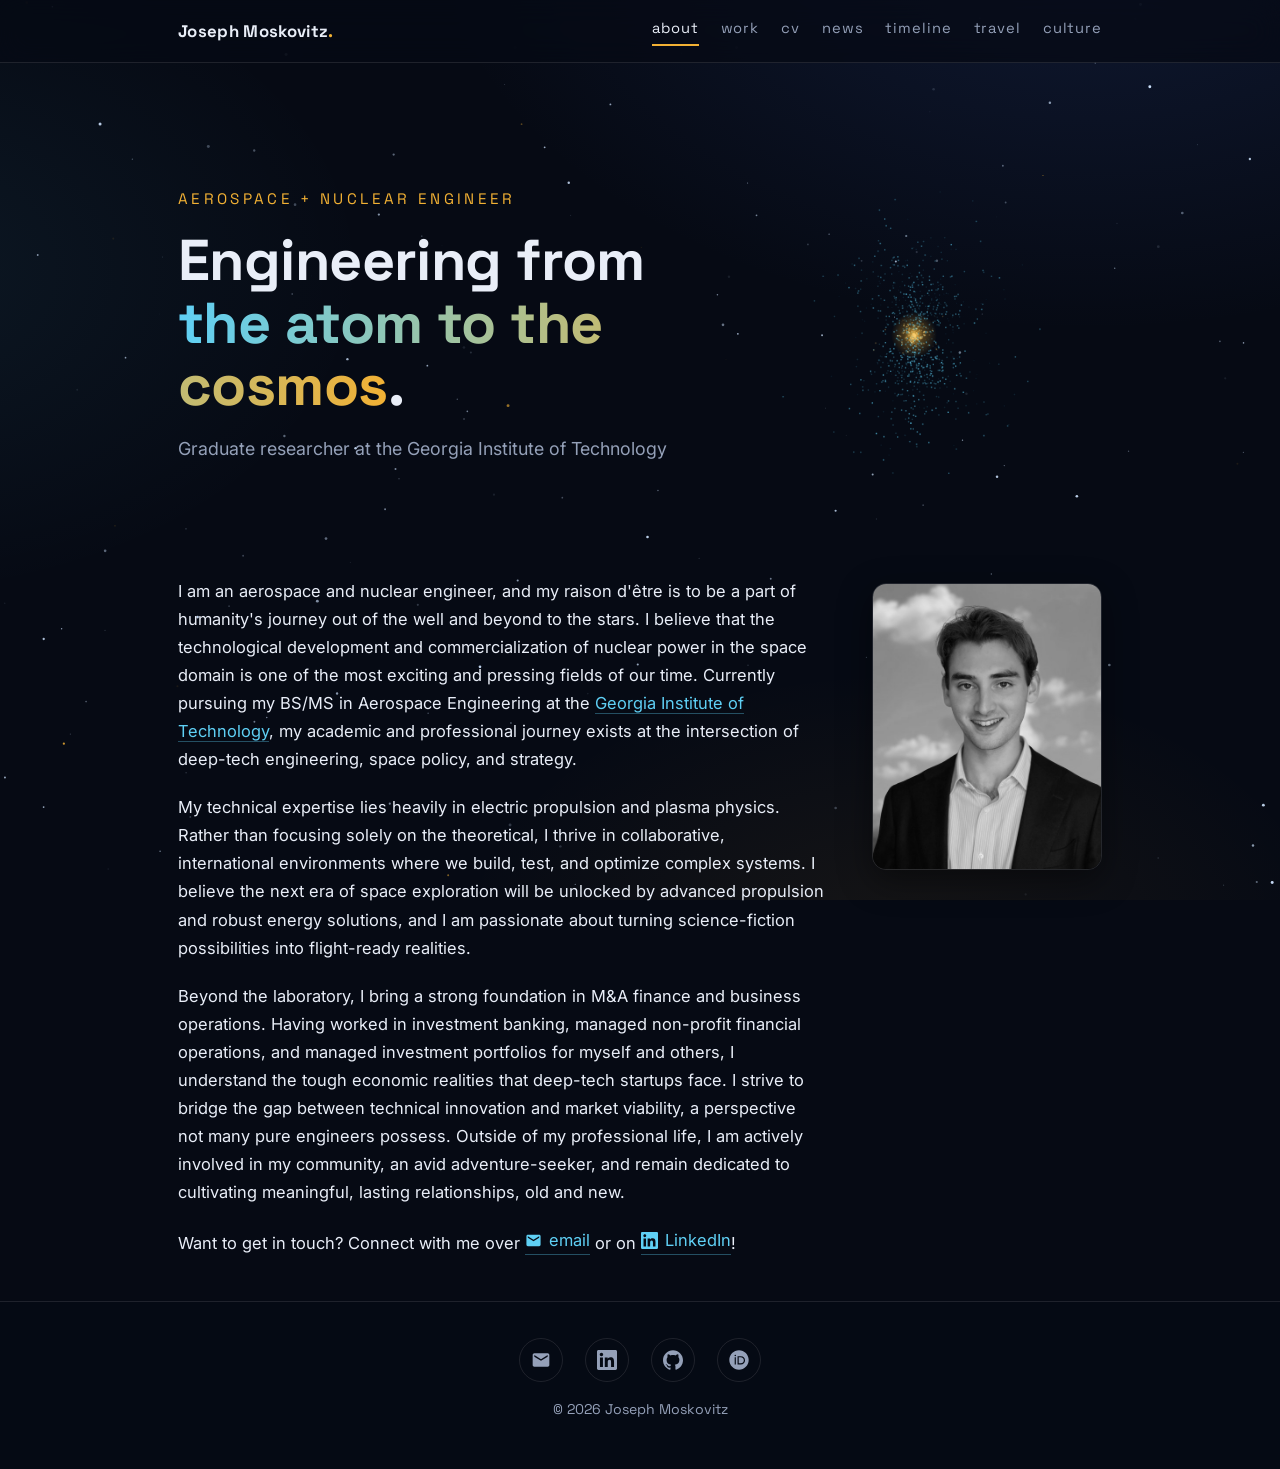
<file: index.html>
<!DOCTYPE html>
<html lang="en">

<head>
  <meta charset="UTF-8">
  <meta name="viewport" content="width=device-width, initial-scale=1.0">
  <link rel="icon"
    href="data:image/svg+xml,%3Csvg xmlns='http://www.w3.org/2000/svg' viewBox='0 0 64 64'%3E%3Ccircle cx='32' cy='32' r='10' fill='%23f2b134'/%3E%3Cellipse cx='32' cy='32' rx='26' ry='11' fill='none' stroke='%235fd0f5' stroke-width='3' transform='rotate(30 32 32)'/%3E%3Cellipse cx='32' cy='32' rx='26' ry='11' fill='none' stroke='%235fd0f5' stroke-width='3' opacity='0.7' transform='rotate(-30 32 32)'/%3E%3C/svg%3E">
  <title>Joseph Moskovitz — Aerospace + Nuclear Engineering</title>
  <meta name="description"
    content="Joseph Moskovitz is an aerospace and nuclear engineer at the Georgia Institute of Technology working at the crossroads of space and nuclear technology.">
  <link rel="preconnect" href="https://fonts.googleapis.com">
  <link rel="preconnect" href="https://fonts.gstatic.com" crossorigin>
  <link
    href="https://fonts.googleapis.com/css2?family=Space+Grotesk:wght@400;500;700&family=Inter:wght@400;500;600&display=swap"
    rel="stylesheet">
  <link rel="stylesheet" href="assets/style.css">
  <script>
    (function () {
      if (location.hostname === "localhost" || location.hostname === "127.0.0.1" || location.protocol === "file:") {
        function fix(h) {
          if (!h) return h;
          if (h === "/") return location.protocol === "file:" ? "index.html" : "/index.html";
          if (h.startsWith("/") && !h.includes(".") && !h.startsWith("//")) {
            return location.protocol === "file:" ? h.slice(1) + ".html" : h + ".html";
          }
          return h;
        }
        document.addEventListener("DOMContentLoaded", function () {
          document.querySelectorAll(".site-nav a").forEach(function (a) {
            var h = a.getAttribute("href");
            var f = fix(h);
            if (f !== h) a.setAttribute("href", f);
          });
        });
        window.addEventListener("click", function (e) {
          var a = e.target.closest("a");
          if (!a) return;
          var h = a.getAttribute("href");
          var f = fix(h);
          if (f !== h) {
            e.preventDefault();
            location.href = f;
          }
        }, true);
      }
    })();
  </script>
</head>

<body>
  <canvas id="stars"></canvas>

  <nav class="site-nav">
    <div class="nav-inner">
      <a class="brand" href="/">Joseph Moskovitz<span class="dot">.</span></a>
      <div class="links">
        <a href="/" class="active">about</a>
        <a href="/work">work</a>
        <a href="/cv">cv</a>
        <a href="/news">news</a>
        <a href="/timeline">timeline</a>
        <a href="/travel">travel</a>
        <a href="/culture">culture</a>
      </div>
    </div>
  </nav>

  <main class="container">
    <section class="hero">
      <div>
        <div class="tagline">Aerospace + Nuclear Engineer</div>
        <h1>Engineering from <span class="grad">the atom to the cosmos</span>.</h1>
        <p class="sub">Graduate researcher at the Georgia Institute of Technology <br></p>
      </div>
      <div class="cloud-wrap">
        <!-- electron probability cloud (1s core + 2p orbital), precesses and rotates on scroll — see assets/site.js -->
        <canvas id="cloud" aria-hidden="true"></canvas>
      </div>
    </section>

    <section class="about-grid reveal">
      <div class="prose">
        <p>I am an aerospace and nuclear engineer, and my raison d'être is to be a part of humanity's journey out of the
          well and beyond to the stars. I believe that the technological development and commercialization of nuclear
          power in the space domain is one of the most exciting and pressing fields of our time. Currently pursuing my
          BS/MS in Aerospace Engineering at the <a href="https://www.gatech.edu/" target="_blank" rel="noopener">Georgia
            Institute of Technology</a>, my academic and professional journey exists at the intersection of deep-tech
          engineering, space policy, and strategy.</p>

        <p>My technical expertise lies heavily in electric propulsion and plasma physics. Rather than focusing solely on
          the theoretical, I thrive in collaborative, international environments where we build, test, and optimize
          complex systems. I believe the next era of space exploration will be unlocked by advanced propulsion and
          robust energy solutions, and I am passionate about turning science-fiction possibilities into flight-ready
          realities.</p>

        <p>Beyond the laboratory, I bring a strong foundation in M&amp;A finance and business operations. Having worked
          in investment banking, managed non-profit financial operations, and managed investment portfolios for myself
          and others, I understand the tough economic realities that deep-tech startups face. I strive to bridge the gap
          between technical innovation and market viability, a perspective not many pure engineers possess. Outside of
          my professional life, I am actively involved in my community, an avid adventure-seeker, and remain dedicated
          to cultivating meaningful, lasting relationships, old and new.</p>

        <p>Want to get in touch? Connect with me over
          <a class="icon-link" href="mailto:jam.gatech.ae@gmail.com" target="_blank" rel="noopener"><svg
              viewBox="0 0 24 24" aria-hidden="true">
              <path
                d="M20 4H4c-1.1 0-1.99.9-1.99 2L2 18c0 1.1.9 2 2 2h16c1.1 0 2-.9 2-2V6c0-1.1-.9-2-2-2zm0 4-8 5-8-5V6l8 5 8-5v2z" />
            </svg>email</a>
          or on
          <a class="icon-link" href="https://www.linkedin.com/in/josephmoskovitz" target="_blank" rel="noopener"><svg
              viewBox="0 0 24 24" aria-hidden="true">
              <path
                d="M20.447 20.452h-3.554v-5.569c0-1.328-.027-3.037-1.852-3.037-1.853 0-2.136 1.445-2.136 2.939v5.667H9.351V9h3.414v1.561h.046c.477-.9 1.637-1.85 3.37-1.85 3.601 0 4.267 2.37 4.267 5.455v6.286zM5.337 7.433c-1.144 0-2.063-.926-2.063-2.065 0-1.138.92-2.063 2.063-2.063 1.14 0 2.064.925 2.064 2.063 0 1.139-.925 2.065-2.064 2.065zm1.782 13.019H3.555V9h3.564v11.452zM22.225 0H1.771C.792 0 0 .774 0 1.729v20.542C0 23.227.792 24 1.771 24h20.451C23.2 24 24 23.227 24 22.271V1.729C24 .774 23.2 0 22.225 0z" />
            </svg>LinkedIn</a>!
          <!-- or find my publications via
          <a class="icon-link" href="https://orcid.org/0009-0005-2993-5576" target="_blank" rel="noopener"><svg viewBox="0 0 512 512" aria-hidden="true"><path d="M294.75 188.19h-45.92V342h47.47c67.62 0 83.12-51.34 83.12-76.91 0-41.64-26.54-76.9-84.67-76.9zM256 8C119 8 8 119 8 256s111 248 248 248 248-111 248-248S393 8 256 8zM175.23 368.83h-29.34V187.42h29.34zM160.56 162.52a19.57 19.57 0 1 1 19.57-19.57 19.56 19.56 0 0 1-19.57 19.57zM300 369h-81V162.5h80.6c76.73 0 110.44 54.83 110.44 103.26C410 318.39 368.38 369 300 369z"/></svg>ORCID</a>! -->
        </p>
      </div>
      <aside>
        <figure class="portrait-wrap">
          <img class="portrait" src="assets/photo.jpg" alt="Joseph Moskovitz"
            onerror="this.parentElement.style.display='none'">
        </figure>
      </aside>
    </section>
  </main>

  <footer>
    <div class="container">
      <div class="social">
        <a href="mailto:jam.gatech.ae@gmail.com" target="_blank" rel="noopener" aria-label="Email" title="Email"><svg
            viewBox="0 0 24 24">
            <path
              d="M20 4H4c-1.1 0-1.99.9-1.99 2L2 18c0 1.1.9 2 2 2h16c1.1 0 2-.9 2-2V6c0-1.1-.9-2-2-2zm0 4-8 5-8-5V6l8 5 8-5v2z" />
          </svg></a>
        <a href="https://www.linkedin.com/in/josephmoskovitz" target="_blank" rel="noopener" aria-label="LinkedIn"
          title="LinkedIn"><svg viewBox="0 0 24 24">
            <path
              d="M20.447 20.452h-3.554v-5.569c0-1.328-.027-3.037-1.852-3.037-1.853 0-2.136 1.445-2.136 2.939v5.667H9.351V9h3.414v1.561h.046c.477-.9 1.637-1.85 3.37-1.85 3.601 0 4.267 2.37 4.267 5.455v6.286zM5.337 7.433c-1.144 0-2.063-.926-2.063-2.065 0-1.138.92-2.063 2.063-2.063 1.14 0 2.064.925 2.064 2.063 0 1.139-.925 2.065-2.064 2.065zm1.782 13.019H3.555V9h3.564v11.452zM22.225 0H1.771C.792 0 0 .774 0 1.729v20.542C0 23.227.792 24 1.771 24h20.451C23.2 24 24 23.227 24 22.271V1.729C24 .774 23.2 0 22.225 0z" />
          </svg></a>
        <a href="https://github.com/jamgatechANRE" target="_blank" rel="noopener" aria-label="GitHub"
          title="GitHub"><svg viewBox="0 0 24 24">
            <path
              d="M12 .297c-6.63 0-12 5.373-12 12 0 5.303 3.438 9.8 8.205 11.385.6.113.82-.258.82-.577 0-.285-.01-1.04-.015-2.04-3.338.724-4.042-1.61-4.042-1.61C4.422 18.07 3.633 17.7 3.633 17.7c-1.087-.744.084-.729.084-.729 1.205.084 1.838 1.236 1.838 1.236 1.07 1.835 2.809 1.305 3.495.998.108-.776.417-1.305.76-1.605-2.665-.3-5.466-1.332-5.466-5.93 0-1.31.465-2.38 1.235-3.22-.135-.303-.54-1.523.105-3.176 0 0 1.005-.322 3.3 1.23.96-.267 1.98-.399 3-.405 1.02.006 2.04.138 3 .405 2.28-1.552 3.285-1.23 3.285-1.23.645 1.653.24 2.873.12 3.176.765.84 1.23 1.91 1.23 3.22 0 4.61-2.805 5.625-5.475 5.92.42.36.81 1.096.81 2.22 0 1.606-.015 2.896-.015 3.286 0 .315.21.69.825.57C20.565 22.092 24 17.592 24 12.297c0-6.627-5.373-12-12-12" />
          </svg></a>
        <a href="https://orcid.org/0009-0005-2993-5576" target="_blank" rel="noopener" aria-label="ORCID"
          title="ORCID"><svg viewBox="0 0 512 512">
            <path
              d="M294.75 188.19h-45.92V342h47.47c67.62 0 83.12-51.34 83.12-76.91 0-41.64-26.54-76.9-84.67-76.9zM256 8C119 8 8 119 8 256s111 248 248 248 248-111 248-248S393 8 256 8zM175.23 368.83h-29.34V187.42h29.34zM160.56 162.52a19.57 19.57 0 1 1 19.57-19.57 19.56 19.56 0 0 1-19.57 19.57zM300 369h-81V162.5h80.6c76.73 0 110.44 54.83 110.44 103.26C410 318.39 368.38 369 300 369z" />
          </svg></a>
      </div>
      <div class="copyright">© 2026 Joseph Moskovitz</div>
    </div>
  </footer>

  <script src="assets/site.js?v=3"></script>
</body>

</html>
</file>
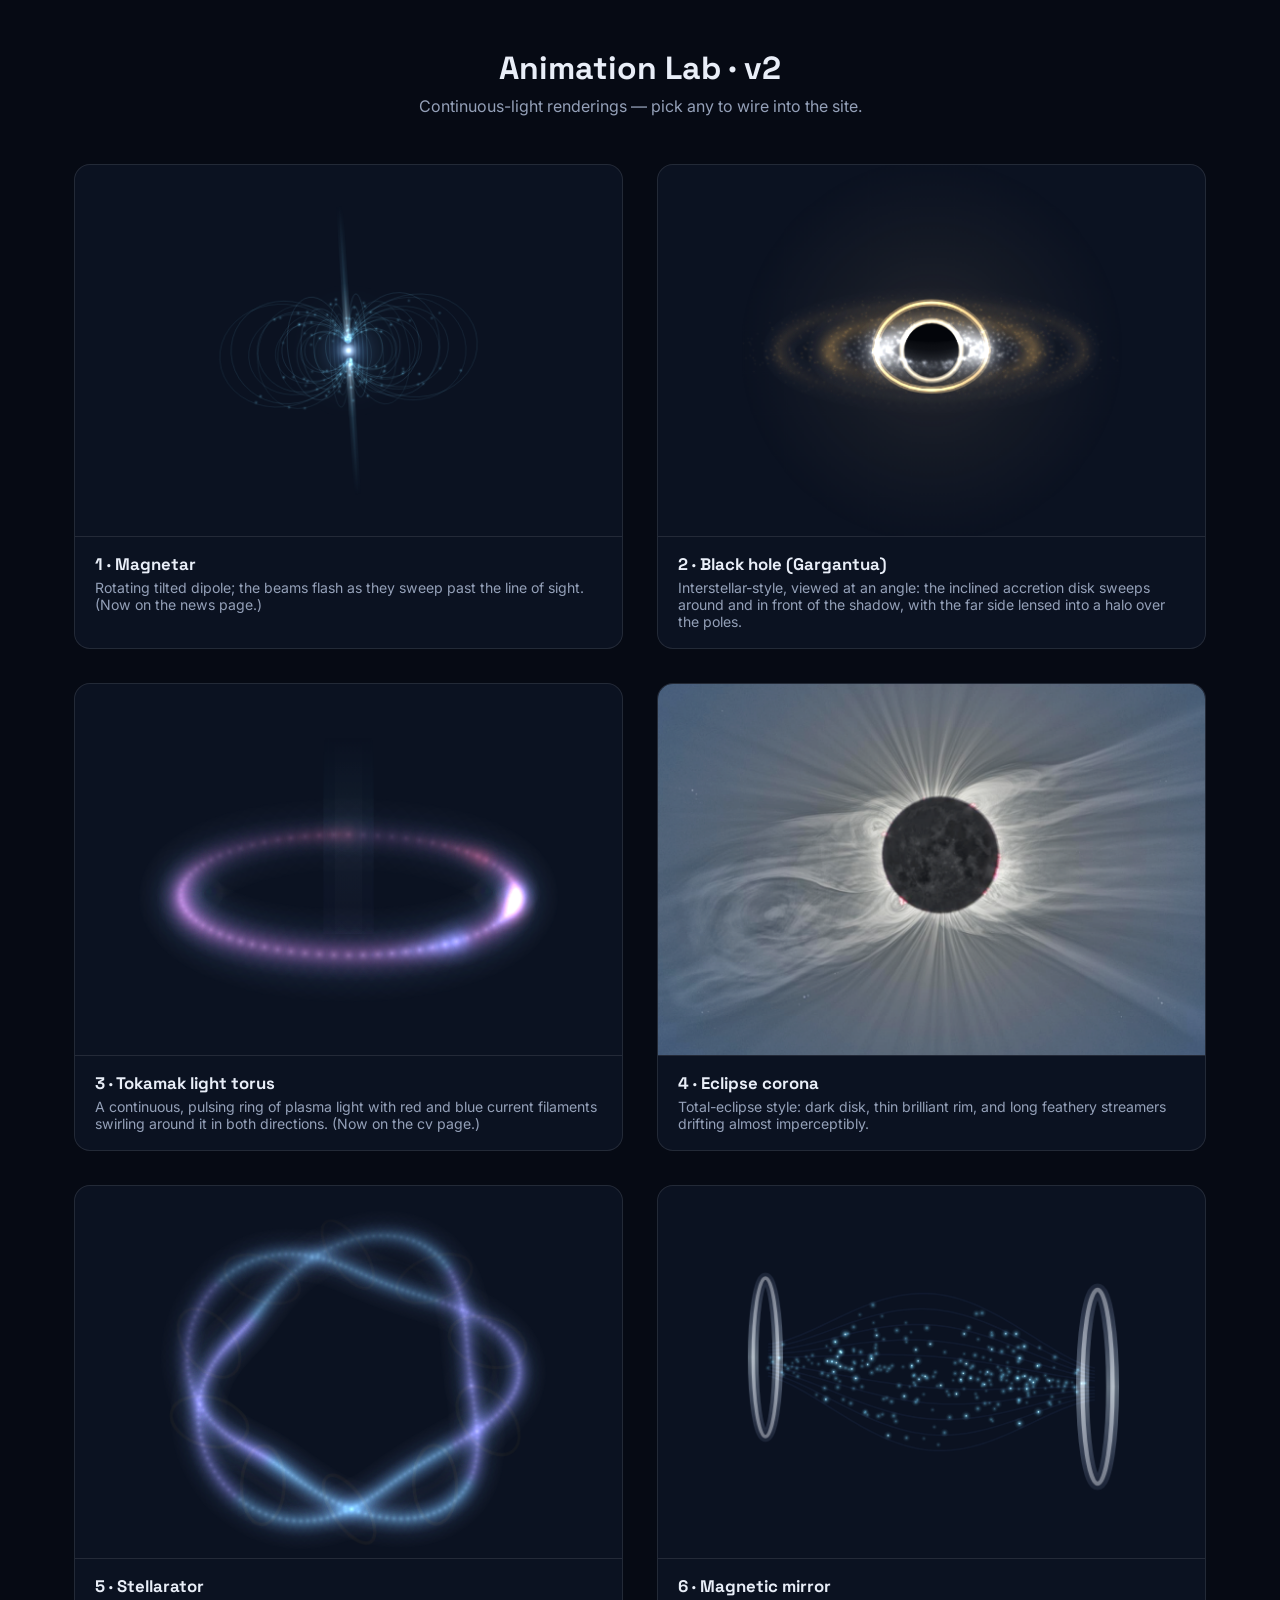
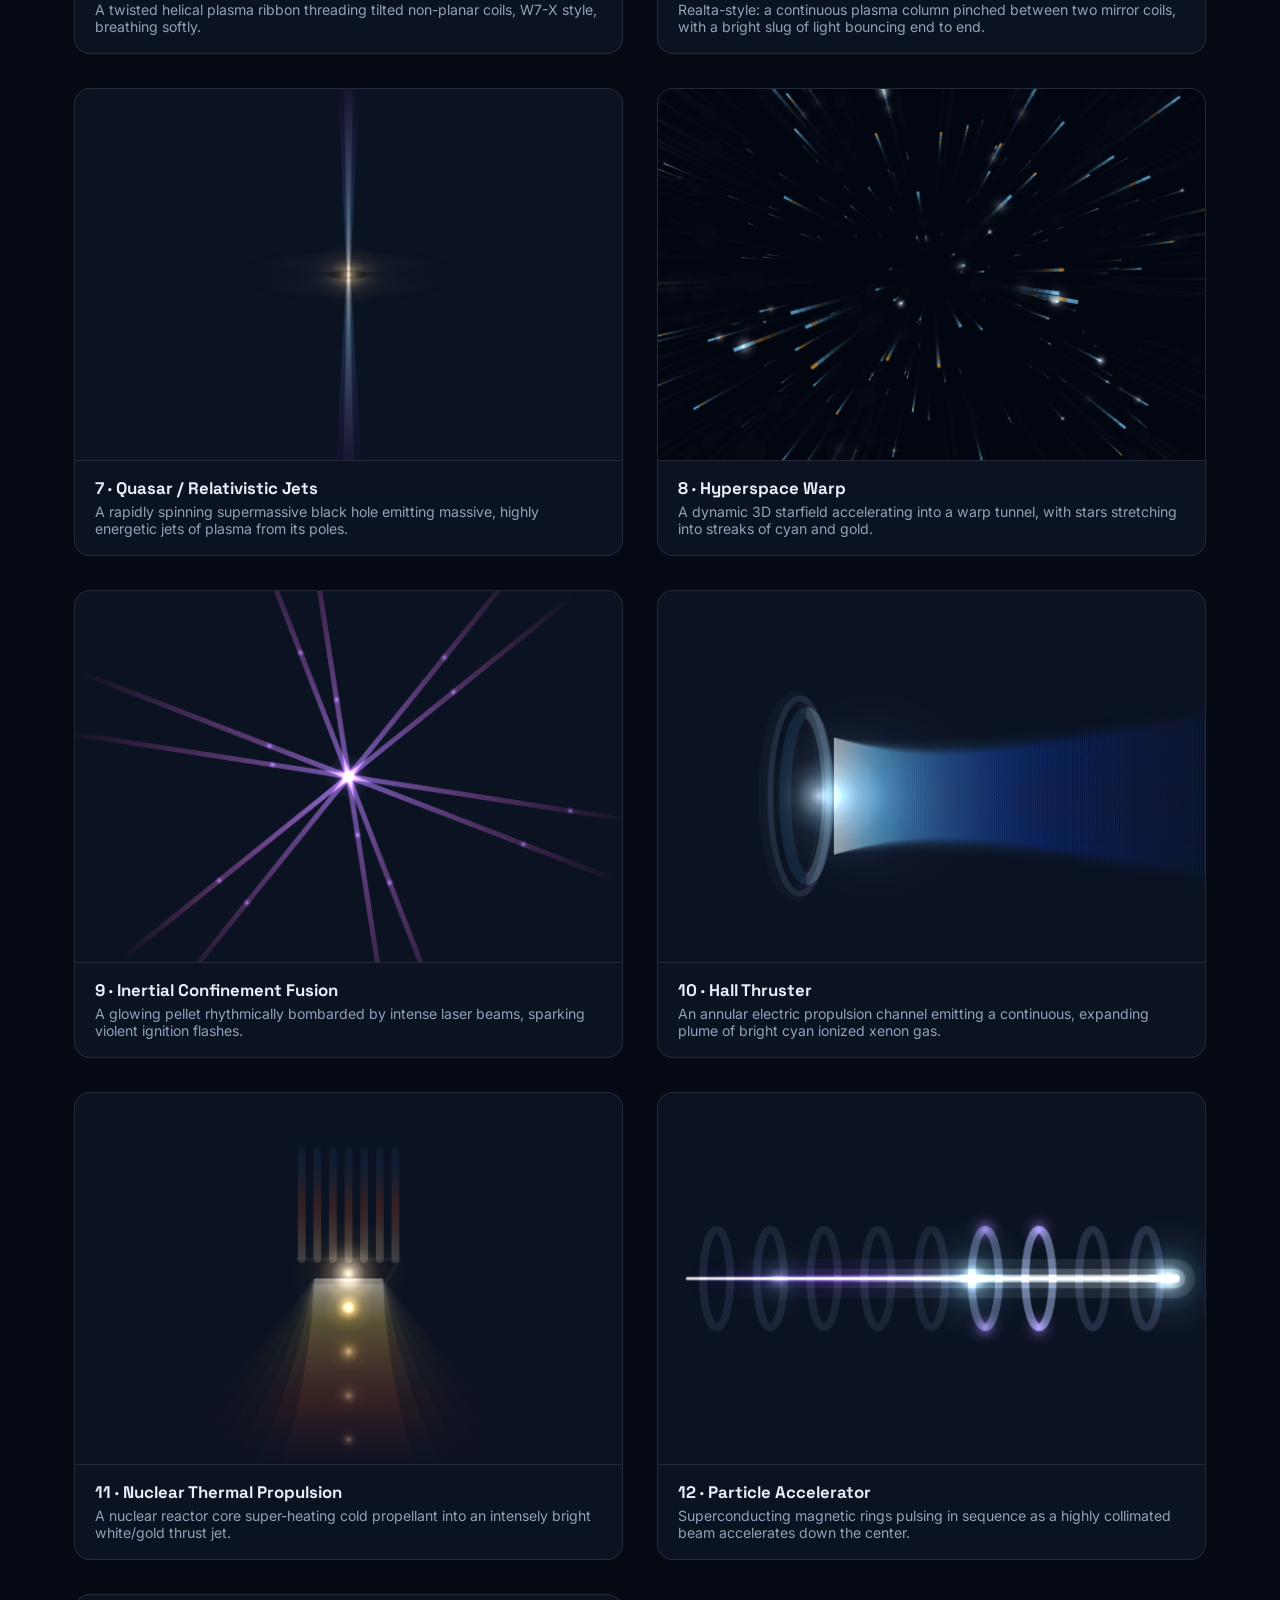
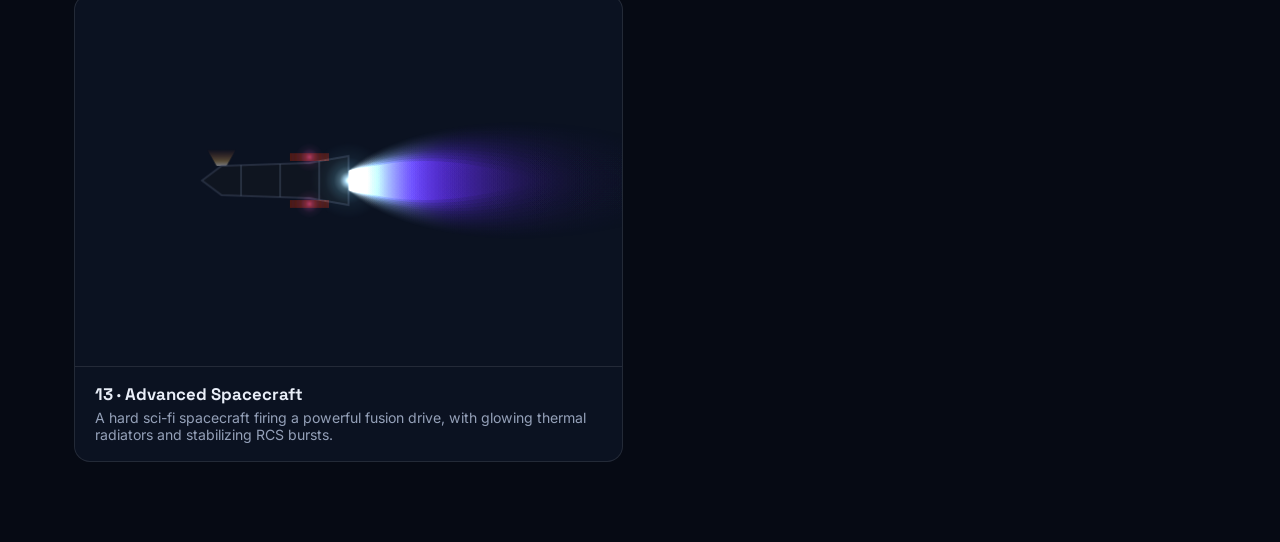
<file: animation-lab.html>
<!DOCTYPE html>
<html lang="en">
<head>
<meta charset="UTF-8">
<meta name="viewport" content="width=device-width, initial-scale=1.0">
  <link rel="icon" href="data:image/svg+xml,%3Csvg xmlns='http://www.w3.org/2000/svg' viewBox='0 0 64 64'%3E%3Ccircle cx='32' cy='32' r='10' fill='%23f2b134'/%3E%3Cellipse cx='32' cy='32' rx='26' ry='11' fill='none' stroke='%235fd0f5' stroke-width='3' transform='rotate(30 32 32)'/%3E%3Cellipse cx='32' cy='32' rx='26' ry='11' fill='none' stroke='%235fd0f5' stroke-width='3' opacity='0.7' transform='rotate(-30 32 32)'/%3E%3C/svg%3E">
<title>Animation Lab — candidates v2</title>
<link rel="preconnect" href="https://fonts.googleapis.com">
<link rel="preconnect" href="https://fonts.gstatic.com" crossorigin>
<link href="https://fonts.googleapis.com/css2?family=Space+Grotesk:wght@400;500;700&family=Inter:wght@400;500&display=swap" rel="stylesheet">
<style>
  :root { --bg:#060a14; --text:#e9eef8; --muted:#94a0b8; --rule:rgba(255,255,255,.1); }
  * { box-sizing:border-box; }
  body { margin:0; background:var(--bg); color:var(--text); font-family:"Inter",sans-serif; }
  header { text-align:center; padding:48px 20px 8px; }
  h1 { font-family:"Space Grotesk",sans-serif; font-weight:700; margin:0 0 8px; }
  header p { color:var(--muted); margin:0; }
  .grid { display:grid; grid-template-columns:repeat(auto-fit, minmax(540px,1fr)); gap:34px; max-width:1180px; margin:40px auto 80px; padding:0 24px; }
  @media (max-width:600px){ .grid{ grid-template-columns:1fr; } }
  .cell { background:rgba(16,26,46,.5); border:1px solid var(--rule); border-radius:16px; overflow:hidden; }
  .cell canvas { display:block; width:100%; height:auto; }
  .cell .cap { padding:16px 20px 18px; border-top:1px solid var(--rule); }
  .cell .cap b { font-family:"Space Grotesk",sans-serif; font-size:1.05rem; }
  .cell .cap span { display:block; color:var(--muted); font-size:.88rem; margin-top:4px; }
</style>
</head>
<body>
<header>
  <h1>Animation Lab · v2</h1>
  <p>Continuous-light renderings — pick any to wire into the site.</p>
</header>

<div class="grid">
  <div class="cell"><canvas id="magnetar" width="560" height="380"></canvas>
    <div class="cap"><b>1 · Magnetar</b><span>Rotating tilted dipole; the beams flash as they sweep past the line of sight. (Now on the news page.)</span></div></div>
  <div class="cell"><canvas id="gargantua" width="560" height="380"></canvas>
    <div class="cap"><b>2 · Black hole (Gargantua)</b><span>Interstellar-style, viewed at an angle: the inclined accretion disk sweeps around and in front of the shadow, with the far side lensed into a halo over the poles.</span></div></div>
  <div class="cell"><canvas id="torus" width="560" height="380"></canvas>
    <div class="cap"><b>3 · Tokamak light torus</b><span>A continuous, pulsing ring of plasma light with red and blue current filaments swirling around it in both directions. (Now on the cv page.)</span></div></div>
  <div class="cell"><canvas id="eclipse" width="560" height="380"></canvas>
    <div class="cap"><b>4 · Eclipse corona</b><span>Total-eclipse style: dark disk, thin brilliant rim, and long feathery streamers drifting almost imperceptibly.</span></div></div>
  <div class="cell"><canvas id="stellarator" width="560" height="380"></canvas>
    <div class="cap"><b>5 · Stellarator</b><span>A twisted helical plasma ribbon threading tilted non-planar coils, W7-X style, breathing softly.</span></div></div>
  <div class="cell"><canvas id="mirror" width="560" height="380"></canvas>
    <div class="cap"><b>6 · Magnetic mirror</b><span>Realta-style: a continuous plasma column pinched between two mirror coils, with a bright slug of light bouncing end to end.</span></div></div>
  <div class="cell"><canvas id="quasar" width="560" height="380"></canvas>
    <div class="cap"><b>7 · Quasar / Relativistic Jets</b><span>A rapidly spinning supermassive black hole emitting massive, highly energetic jets of plasma from its poles.</span></div></div>
  <div class="cell"><canvas id="hyperspace" width="560" height="380"></canvas>
    <div class="cap"><b>8 · Hyperspace Warp</b><span>A dynamic 3D starfield accelerating into a warp tunnel, with stars stretching into streaks of cyan and gold.</span></div></div>
  <div class="cell"><canvas id="fusion" width="560" height="380"></canvas>
    <div class="cap"><b>9 · Inertial Confinement Fusion</b><span>A glowing pellet rhythmically bombarded by intense laser beams, sparking violent ignition flashes.</span></div></div>
  <div class="cell"><canvas id="hall" width="560" height="380"></canvas>
    <div class="cap"><b>10 · Hall Thruster</b><span>An annular electric propulsion channel emitting a continuous, expanding plume of bright cyan ionized xenon gas.</span></div></div>
  <div class="cell"><canvas id="ntp" width="560" height="380"></canvas>
    <div class="cap"><b>11 · Nuclear Thermal Propulsion</b><span>A nuclear reactor core super-heating cold propellant into an intensely bright white/gold thrust jet.</span></div></div>
  <div class="cell"><canvas id="accelerator" width="560" height="380"></canvas>
    <div class="cap"><b>12 · Particle Accelerator</b><span>Superconducting magnetic rings pulsing in sequence as a highly collimated beam accelerates down the center.</span></div></div>
  <div class="cell"><canvas id="spacecraft" width="560" height="380"></canvas>
    <div class="cap"><b>13 · Advanced Spacecraft</b><span>A hard sci-fi spacecraft firing a powerful fusion drive, with glowing thermal radiators and stabilizing RCS bursts.</span></div></div>
</div>

<script>
(function () {
  const reduced = false; // Forced to false in lab so you can see all animations

  function hidpi(cv) {
    const dpr = Math.min(devicePixelRatio || 1, 2.5);
    const w = cv.width, h = cv.height;
    cv.width = Math.round(w * dpr);
    cv.height = Math.round(h * dpr);
    const fx = cv.getContext("2d");
    fx.scale(dpr, dpr);
    return [fx, w, h];
  }

  function sprite(rgb, size = 64) {
    const c = document.createElement("canvas");
    c.width = c.height = size;
    const g = c.getContext("2d");
    const gr = g.createRadialGradient(size/2, size/2, 0, size/2, size/2, size/2);
    gr.addColorStop(0,   `rgba(${rgb},1)`);
    gr.addColorStop(0.25,`rgba(${rgb},0.5)`);
    gr.addColorStop(0.6, `rgba(${rgb},0.12)`);
    gr.addColorStop(1,   `rgba(${rgb},0)`);
    g.fillStyle = gr;
    g.fillRect(0, 0, size, size);
    return c;
  }
  const S_CYAN  = sprite("120,215,255");
  const S_BLUE  = sprite("110,160,255");
  const S_GOLD  = sprite("255,190,90");
  const S_WHITE = sprite("235,242,255");
  const S_VIOLET= sprite("170,130,255");
  const S_PINK  = sprite("255,95,205");

  function put(fx, sp, x, y, s, a) {
    fx.globalAlpha = a;
    fx.drawImage(sp, x - s/2, y - s/2, s, s);
  }

  // =====================================================
  // 1 · MAGNETAR
  // =====================================================
  (function () {
    const cv = document.getElementById("magnetar");
    const [fx, W, H] = hidpi(cv);
    const cx = W/2, cy = H/2;
    const ALPHA = 0.42, VIEW = 0.35;
    const cV = Math.cos(VIEW), sV = Math.sin(VIEW);
    const SHELLS = [44, 70, 98, 128];

    const streams = Array.from({length: 130}, () => ({
      u: Math.random(), shell: SHELLS[Math.random()*SHELLS.length|0],
      phi: Math.random()*Math.PI*2, sp: 0.12 + Math.random()*0.25, pole: Math.random()<0.5?1:-1
    }));

    function toView(p, spin) {
      let x =  p.x*Math.cos(ALPHA) + p.y*Math.sin(ALPHA);
      let y = -p.x*Math.sin(ALPHA) + p.y*Math.cos(ALPHA);
      let z =  p.z;
      const c = Math.cos(spin), s = Math.sin(spin);
      const x2 = x*c + z*s, z2 = -x*s + z*c;
      const y3 = y*cV - z2*sV, z3 = y*sV + z2*cV;
      return [cx + x2, cy - y3, z3];
    }
    function lp(L, th, phi) {
      const r = L * Math.sin(th)**2 + 6;
      return { x: r*Math.sin(th)*Math.cos(phi), y: r*Math.cos(th), z: r*Math.sin(th)*Math.sin(phi) };
    }

    function frame(t) {
      fx.clearRect(0, 0, W, H);
      const spin = reduced ? 0.7 : t*0.00035;
      const mAxis = toView({x:0,y:1,z:0}, spin);
      const pulse = 0.55 + 0.45*Math.pow(Math.abs(mAxis[2]), 3);

      fx.globalCompositeOperation = "lighter";
      for (const L of SHELLS) {
        for (let k = 0; k < 10; k++) {
          const phi = (k/10)*Math.PI*2;
          fx.beginPath();
          let za = 0;
          for (let i = 0; i <= 42; i++) {
            const th = 0.22 + (i/42)*(Math.PI - 0.44);
            const [x, y, z] = toView(lp(L, th, phi), spin);
            za += z;
            i ? fx.lineTo(x, y) : fx.moveTo(x, y);
          }
          fx.strokeStyle = `rgba(120,215,255,${0.05 + 0.10*((za/43/L)+1)/2})`;
          fx.lineWidth = 1;
          fx.stroke();
        }
      }
      for (const pole of [1, -1]) {
        const base = toView({x:0, y: pole*14, z:0}, spin);
        const tip  = toView({x:0, y: pole*150, z:0}, spin);
        const g = fx.createLinearGradient(base[0], base[1], tip[0], tip[1]);
        g.addColorStop(0, `rgba(235,242,255,${0.5*pulse})`);
        g.addColorStop(0.4, `rgba(120,215,255,${0.16*pulse})`);
        g.addColorStop(1, "rgba(120,215,255,0)");
        fx.strokeStyle = g;
        fx.lineCap = "round";
        fx.lineWidth = 7;
        fx.beginPath(); fx.moveTo(base[0], base[1]); fx.lineTo(tip[0], tip[1]); fx.stroke();
        fx.lineWidth = 2.4;
        fx.beginPath(); fx.moveTo(base[0], base[1]); fx.lineTo(tip[0], tip[1]); fx.stroke();
      }
      const T = reduced ? 0 : t*0.001;
      for (const p of streams) {
        p.u = (p.u + (reduced?0:p.sp*0.006)) % 1;
        const th = p.pole > 0 ? 0.22 + p.u*1.2 : Math.PI - 0.22 - p.u*1.2;
        const [x, y, z] = toView(lp(p.shell, th, p.phi + T*0.15), spin);
        put(fx, S_CYAN, x, y, 5.5, 0.22 + 0.28*((z/p.shell)+1)/2);
      }
      put(fx, S_WHITE, cx, cy, 26, 1);
      put(fx, S_BLUE,  cx, cy, 60 + 14*pulse, 0.75*pulse);
      put(fx, S_CYAN,  cx, cy, 120 + 30*pulse, 0.28*pulse);
      fx.globalCompositeOperation = "source-over";
      fx.globalAlpha = 1;
      if (!reduced) requestAnimationFrame(frame);
    }
    if (reduced) frame(0); else requestAnimationFrame(frame);
  })();

  // =====================================================
  // 2 · GARGANTUA — inclined accretion disk + lensed halo
  // =====================================================
  (function () {
    const cv = document.getElementById("gargantua");
    const [fx, W, H] = hidpi(cv);
    const cx = W/2, cy = H/2;
    const RS = 28;                      // shadow radius
    const R_IN = 40, R_OUT = 195;       // disk radii
    const INCL = 0.30;                  // disk opening (0 = edge-on)

    // disk particles on Keplerian orbits (texture riding on the glow band)
    const disk = Array.from({length: 1300}, () => {
      const r = R_IN + (R_OUT - R_IN)*Math.pow(Math.random(), 1.7);
      return { r, th: Math.random()*Math.PI*2, j: (Math.random()-0.5)*5 };
    });

    const warm = (a) => `rgba(255,214,150,${a})`;

    function diskPos(r, th) { return [cx + Math.cos(th)*r, cy + Math.sin(th)*r*INCL]; }

    // continuous glow band along the disk ellipse
    function band(front, flick) {
      for (let i = 0; i < 88; i++) {
        const th = (i/88)*Math.PI*2;
        if ((Math.sin(th) > 0) !== front) continue;
        for (const rr of [R_IN + 14, (R_IN + R_OUT)*0.45, R_OUT*0.8]) {
          const [x, y] = diskPos(rr, th);
          const heat = 1 - (rr - R_IN)/(R_OUT - R_IN);
          const dop = 1 + 0.6*Math.cos(th + Math.PI/2);   // approaching side brighter
          put(fx, heat > 0.6 ? S_WHITE : S_GOLD, x, y + (front ? 1 : -1),
              (26 + 30*heat), (0.030 + 0.075*heat)*dop*flick);
        }
      }
    }

    function frame(t) {
      fx.clearRect(0, 0, W, H);
      const flick = reduced ? 1 : 0.92 + 0.08*Math.sin(t/530)*Math.sin(t/173);

      fx.globalCompositeOperation = "lighter";
      const amb = fx.createRadialGradient(cx, cy, 0, cx, cy, 200);
      amb.addColorStop(0, warm(0.12*flick));
      amb.addColorStop(0.5, warm(0.045*flick));
      amb.addColorStop(1, warm(0));
      fx.fillStyle = amb;
      fx.fillRect(0, 0, W, H);

      // ---- far side of the disk (behind the hole) ----
      band(false, flick*0.75);
      for (const p of disk) {
        if (!reduced) p.th += 14 / Math.pow(p.r, 1.5);
        if (Math.sin(p.th) > 0) continue;
        const [x, y] = diskPos(p.r, p.th);
        const heat = 1 - (p.r - R_IN)/(R_OUT - R_IN);
        const dop = 1 + 0.6*Math.cos(p.th + Math.PI/2);
        put(fx, heat > 0.65 ? S_WHITE : S_GOLD, x, y + p.j*0.4, 3.4 + 3*heat, (0.05 + 0.16*heat)*dop*flick*0.8);
      }

      // ---- gravitationally lensed image of the far side: halo over the poles ----
      const lens = (up) => {
        const g = fx.createLinearGradient(cx - RS*2.2, cy, cx + RS*2.2, cy);
        g.addColorStop(0, warm(0.55*flick));
        g.addColorStop(0.5, warm(0.95*flick));
        g.addColorStop(1, warm(0.4*flick));
        fx.strokeStyle = g;
        fx.lineCap = "round";
        for (const [lw, aa] of [[7, 0.5], [2.6, 0.95]]) {
          fx.globalAlpha = aa;
          fx.lineWidth = lw;
          fx.beginPath();
          fx.ellipse(cx, cy, RS*2.05, RS*(up ? 1.75 : 1.45), 0, up ? Math.PI : 0, up ? Math.PI*2 : Math.PI);
          fx.stroke();
        }
        fx.globalAlpha = 1;
      };
      lens(true);          // bright arc standing over the top
      lens(false);         // dimmer arc below

      // ---- shadow + photon ring ----
      fx.globalCompositeOperation = "source-over";
      fx.fillStyle = "#03050a";
      fx.beginPath(); fx.arc(cx, cy, RS, 0, Math.PI*2); fx.fill();
      fx.globalCompositeOperation = "lighter";
      const pr = fx.createRadialGradient(cx, cy, RS - 1, cx, cy, RS + 6);
      pr.addColorStop(0, "rgba(255,240,210,0)");
      pr.addColorStop(0.45, `rgba(255,240,210,${0.95*flick})`);
      pr.addColorStop(1, "rgba(255,240,210,0)");
      fx.fillStyle = pr;
      fx.beginPath(); fx.arc(cx, cy, RS + 6, 0, Math.PI*2); fx.fill();

      // ---- near side of the disk (crosses in front of the shadow) ----
      band(true, flick);
      for (const p of disk) {
        if (Math.sin(p.th) <= 0) continue;
        const [x, y] = diskPos(p.r, p.th);
        const heat = 1 - (p.r - R_IN)/(R_OUT - R_IN);
        const dop = 1 + 0.6*Math.cos(p.th + Math.PI/2);
        put(fx, heat > 0.65 ? S_WHITE : S_GOLD, x, y + p.j*0.4, 3.6 + 3.4*heat, (0.06 + 0.20*heat)*dop*flick);
      }

      fx.globalCompositeOperation = "source-over";
      fx.globalAlpha = 1;
      if (!reduced) requestAnimationFrame(frame);
    }
    if (reduced) frame(0); else requestAnimationFrame(frame);
  })();

  // =====================================================
  // 3 · TOKAMAK LIGHT TORUS — pulsing ring + swirling currents
  // =====================================================
  (function () {
    const cv = document.getElementById("torus");
    const [fx, W, H] = hidpi(cv);
    const cx = W/2, cy = H/2 + 26;
    const RX = 172, RY = 62;
    const S_RED  = sprite("255,80,90");
    const S_AZUL = sprite("90,150,255");

    const swirls = [
      { sp: S_RED,  w:  0.00115, ph: 0.0 },
      { sp: S_RED,  w:  0.00080, ph: 2.6 },
      { sp: S_RED,  w:  0.00140, ph: 4.1 },
      { sp: S_AZUL, w: -0.00135, ph: 1.2 },
      { sp: S_AZUL, w: -0.00090, ph: 4.4 },
      { sp: S_AZUL, w: -0.00115, ph: 5.6 }
    ];

    function ringPos(a) { return [cx + Math.cos(a)*RX, cy + Math.sin(a)*RY, (Math.sin(a)+1)/2]; }

    function ringPass(t, front) {
      const pulse = reduced ? 1 : 0.86 + 0.14*Math.sin(t/1300) + 0.04*Math.sin(t/331);
      for (let i = 0; i < 72; i++) {
        const a = (i/72)*Math.PI*2;
        if ((Math.sin(a) > 0) !== front) continue;
        const [x, y, depth] = ringPos(a);
        const drift = reduced ? 0 : 6*Math.sin(t/900 + a*3);
        put(fx, S_BLUE,  x, y, (95 + 26*depth)*pulse, 0.05 + 0.05*depth);
        put(fx, S_PINK,  x, y + drift*0.2, (52 + 18*depth)*pulse, 0.10 + 0.10*depth);
        put(fx, S_WHITE, x, y, (17 + 9*depth)*pulse, 0.05 + 0.10*depth);
      }
      // swirling red / blue current filaments with fading tails
      for (const s of swirls) {
        const head = (reduced ? s.ph : t*s.w + s.ph);
        for (let j = 0; j < 13; j++) {
          const a = head - Math.sign(s.w)*j*0.06;
          if ((Math.sin(a) > 0) !== front) continue;
          const [x, y, depth] = ringPos(a);
          const f = 1 - j/13;
          put(fx, s.sp, x, y, (30 + 20*depth)*f + 8, (0.10 + 0.24*depth)*f);
        }
      }
    }

    function frame(t) {
      fx.clearRect(0, 0, W, H);
      fx.globalCompositeOperation = "lighter";

      ringPass(t, false);

      const col = fx.createLinearGradient(0, cy - 165, 0, cy + 40);
      col.addColorStop(0, "rgba(120,215,255,0)");
      col.addColorStop(0.45, "rgba(120,215,255,0.20)");
      col.addColorStop(1, "rgba(160,120,255,0.10)");
      fx.fillStyle = col;
      const cw = 52 + (reduced?0:5*Math.sin(t/800));
      fx.fillRect(cx - cw/2, cy - 165, cw, 205);
      const colCore = fx.createLinearGradient(0, cy - 165, 0, cy + 40);
      colCore.addColorStop(0, "rgba(235,242,255,0)");
      colCore.addColorStop(0.5, "rgba(235,242,255,0.10)");
      colCore.addColorStop(1, "rgba(235,242,255,0.05)");
      fx.fillStyle = colCore;
      fx.fillRect(cx - 14, cy - 165, 28, 205);

      ringPass(t, true);

      fx.globalCompositeOperation = "source-over";
      fx.globalAlpha = 1;
      if (!reduced) requestAnimationFrame(frame);
    }
    if (reduced) frame(0); else requestAnimationFrame(frame);
  })();

  // =====================================================
  // 4 · SOLAR ECLIPSE
  // =====================================================
  (function () {
    const cv = document.getElementById("eclipse");
    if (!cv) return;
    const [fx, W, H] = hidpi(cv);
    const cx = W/2, cy = H/2;
    
    // Load photographic image
    const img = new Image();
    img.src = "./assets/druckmuller-eclipse.jpg";

    function frame(t) {
      fx.clearRect(0, 0, W, H);
      const T = reduced ? 0 : t;

      if (!img.complete || img.naturalWidth === 0) {
        // Fallback while loading
        fx.fillStyle = "#060a14";
        fx.fillRect(0, 0, W, H);
        if (!reduced) requestAnimationFrame(frame);
        return;
      }

      // Draw the original image base
      // Assuming a square crop of the sun/corona fits the 380 canvas height
      const scaleToFit = H / img.naturalHeight;
      const imgW = img.naturalWidth * scaleToFit * 1.5; 
      const imgH = img.naturalHeight * scaleToFit * 1.5;
      
      // Calculate breathing effect
      // Base scale + subtle oscillation
      const breathScale = 1.0 + 0.02 * Math.sin(T * 0.0015);
      const innerPulse = Math.sin(T * 0.003);
      const outerPulse = Math.cos(T * 0.002);
      
      fx.save();
      fx.translate(cx, cy);
      
      // Layer 1: Base Image
      fx.globalCompositeOperation = "source-over";
      fx.globalAlpha = 1.0;
      fx.drawImage(img, -imgW/2 * breathScale, -imgH/2 * breathScale, imgW * breathScale, imgH * breathScale);
      
      // Layer 2: Warped / Scaled "breathing" layer to make coronal streamers pulse
      fx.globalCompositeOperation = "screen"; 
      fx.globalAlpha = 0.3 + 0.1 * outerPulse;
      const s2 = breathScale * 1.05; // Slightly larger
      // Small rotation for subtle magnetic field line drift
      fx.rotate(0.01 * Math.sin(T * 0.001));
      fx.drawImage(img, -imgW/2 * s2, -imgH/2 * s2, imgW * s2, imgH * s2);
      
      // Layer 3: Intense inner glow pulse
      fx.globalCompositeOperation = "screen";
      fx.globalAlpha = 0.4 + 0.2 * innerPulse;
      const s3 = breathScale * 0.98; // Slightly smaller to highlight inner corona
      fx.drawImage(img, -imgW/2 * s3, -imgH/2 * s3, imgW * s3, imgH * s3);

      fx.restore();

      if (!reduced) requestAnimationFrame(frame);
    }
    if (reduced) frame(0); else requestAnimationFrame(frame);
  })();

  // =====================================================
  // 5 · STELLARATOR — twisted helical plasma ribbon + coils
  // =====================================================
  (function () {
    const cv = document.getElementById("stellarator");
    const [fx, W, H] = hidpi(cv);
    const cx = W/2, cy = H/2 + 10;
    const R0 = 150, A = 34, TWIST = 2.5;
    const VIEW = 1.05, cV = Math.cos(VIEW), sV = Math.sin(VIEW);

    function project(phi, th, ra) {
      const r = R0 + A*ra*Math.cos(th);
      const x = r*Math.cos(phi), z = r*Math.sin(phi), y = A*ra*Math.sin(th);
      const y2 = y*cV - z*sV, z2 = y*sV + z*cV;
      return [cx + x, cy - y2, z2];
    }

    function frame(t) {
      fx.clearRect(0, 0, W, H);
      const T = reduced ? 0 : t*0.00035;
      const pulse = reduced ? 1 : 0.88 + 0.12*Math.sin(t/1400);

      fx.globalCompositeOperation = "lighter";
      for (const pass of [false, true]) {
        for (let i = 0; i <= 300; i++) {
          const phi = (i/150)*Math.PI*2;
          const near = Math.sin(phi) > 0;
          if (near !== pass) continue;
          const th = TWIST*phi + T*2;
          const [x, y, z] = project(phi, th, 0.75);
          const depth = (z/(R0+A) + 1)/2;
          const hue = (Math.sin(phi*2 + T) + 1)/2;
          put(fx, S_BLUE,   x, y, (58 + 20*depth)*pulse, 0.05 + 0.05*depth);
          put(fx, hue < 0.5 ? S_CYAN : S_VIOLET, x, y, (30 + 14*depth)*pulse, 0.09 + 0.11*depth);
          put(fx, S_WHITE,  x, y, (10 + 6*depth)*pulse, 0.04 + 0.08*depth);
        }
        if (!pass) {
          for (let k = 0; k < 10; k++) {
            const phi = (k/10)*Math.PI*2 + 0.31;
            const tilt = 0.55*Math.sin(TWIST*phi);
            const [px, py, pz] = project(phi, 0, 0);
            const depth = (pz/(R0+A) + 1)/2;
            fx.save();
            fx.translate(px, py);
            fx.rotate(phi + Math.PI/2 + tilt*0.5);
            fx.strokeStyle = `rgba(242,177,52,${0.25 + 0.4*depth})`;
            fx.lineWidth = 2.2 + 1.6*depth;
            fx.beginPath();
            fx.ellipse(0, 0, A*0.62*(0.8 + 0.4*Math.abs(Math.cos(phi))), A*1.18, tilt, 0, Math.PI*2);
            fx.stroke();
            fx.restore();
          }
        }
      }
      fx.globalCompositeOperation = "source-over";
      fx.globalAlpha = 1;
      if (!reduced) requestAnimationFrame(frame);
    }
    if (reduced) frame(0); else requestAnimationFrame(frame);
  })();

  // =====================================================
  // 6 · MAGNETIC MIRROR — redesigned visualization
  // =====================================================
  (function () {
    const cv = document.getElementById("mirror");
    if (!cv) return;
    const [fx, W, H] = hidpi(cv);
    const cx = W/2, cy = H/2;
    const AX = 170, RMAX = 80;

    const pinch = (u) => 0.2 + 0.8*Math.pow(Math.cos(u*Math.PI/2), 1.5);

    function coil(x, isFront) {
      // 3D projection: x axis tilted slightly. Z depth affects scale/y-pos.
      const depth = isFront ? 1.1 : 0.9;
      const yOffset = isFront ? 15 : -15; 
      
      const g = fx.createLinearGradient(x, cy - 100*depth + yOffset, x, cy + 100*depth + yOffset);
      g.addColorStop(0, `rgba(180,200,255,0.2)`);
      g.addColorStop(0.5, `rgba(220,240,255,0.9)`);
      g.addColorStop(1, `rgba(180,200,255,0.2)`);
      fx.strokeStyle = g;
      fx.lineWidth = 12 * depth;
      fx.beginPath();
      fx.ellipse(x, cy + yOffset, 14*depth, 90*depth, 0, 0, Math.PI*2);
      fx.stroke();
      
      fx.lineWidth = 4 * depth;
      fx.strokeStyle = `rgba(255,255,255,0.8)`;
      fx.beginPath();
      fx.ellipse(x, cy + yOffset, 14*depth, 90*depth, 0, 0, Math.PI*2);
      fx.stroke();
    }
    
    // Sloshing ions (particles)
    const ions = Array.from({length: 250}, () => ({
       u: (Math.random()-0.5)*1.9, // Position (-1 to 1 between coils)
       v: (Math.random()-0.5)*0.02, // Velocity
       rad: Math.random(),
       phase: Math.random()*Math.PI*2
    }));

    function frame(t) {
      fx.clearRect(0, 0, W, H);
      fx.globalCompositeOperation = "lighter";
      const T = reduced ? 0 : t;

      // Back coil
      coil(cx - AX, false);

      // Field lines (slight 3D tilt)
      fx.lineWidth = 1.5;
      for (let f = -1; f <= 1; f += 0.2) {
        if (Math.abs(f) < 0.05) continue; 
        fx.beginPath();
        for (let i = 0; i <= 100; i++) {
          const u = -1.2 + (i/100)*2.4;
          const x = cx + u*AX;
          const p = pinch(u);
          const yOffset = (u/1.2) * 15; 
          const y = cy + f*RMAX*p + yOffset;
          i ? fx.lineTo(x, y) : fx.moveTo(x, y);
        }
        fx.strokeStyle = "rgba(100,150,255,0.15)";
        fx.stroke();
      }

      // Sloshing ions
      for (let ion of ions) {
        if (!reduced) {
           // Acceleration towards center (magnetic pressure)
           const accel = -Math.sign(ion.u) * Math.pow(Math.abs(ion.u), 2) * 0.0005;
           ion.v += accel;
           ion.u += ion.v;
           
           // Bounce off extreme ends
           if (Math.abs(ion.u) > 1.05) {
              ion.v *= -1;
              ion.u = Math.sign(ion.u) * 1.05;
           }
        }
        
        const x = cx + ion.u * AX;
        const p = pinch(ion.u);
        const yOffset = (ion.u/1.2) * 15; 
        const y = cy + yOffset + (ion.rad * RMAX * p * Math.sin(ion.phase + T*0.01));
        
        // Color based on velocity (energy)
        const energy = Math.min(1, Math.abs(ion.v) / 0.015);
        put(fx, S_CYAN, x, y, 6 + energy*6, 0.3 + energy*0.5);
        if (energy > 0.6) put(fx, S_WHITE, x, y, 3, 0.8);
      }

      // Front coil
      coil(cx + AX, true);

      fx.globalCompositeOperation = "source-over";
      if (!reduced) requestAnimationFrame(frame);
    }
    if (reduced) frame(0); else requestAnimationFrame(frame);
  })();

  // =====================================================
  // 7 · QUASAR / RELATIVISTIC JETS
  // =====================================================
  (function () {
    const cv = document.getElementById("quasar");
    if (!cv) return;
    const [fx, W, H] = hidpi(cv);
    const cx = W/2, cy = H/2;
    const INCL = 0.25;

    function frame(t) {
      fx.clearRect(0, 0, W, H);
      fx.globalCompositeOperation = "lighter";
      const T = reduced ? 0 : t;

      // Draw relativistic jets (continuous beams)
      for (const dir of [1, -1]) {
        const h = 300;
        // Increased amplitude and longer period (0.002) with high-frequency erratic jitter
        const basePulse = Math.sin(T*0.002);
        const jitter = (Math.random() - 0.5) * 0.6; // erratic noise
        const pulseAmt = basePulse + jitter;
        const w = 25 + pulseAmt*15; 
        
        // Outer glow
        const g = fx.createLinearGradient(cx, cy, cx, cy - dir*h);
        g.addColorStop(0, "rgba(255,255,255,0.8)");
        g.addColorStop(0.2, "rgba(100,180,255,0.6)");
        g.addColorStop(0.6, `rgba(150,50,255,${0.2 + pulseAmt*0.15})`);
        g.addColorStop(1, "rgba(50,10,100,0)");
        
        fx.fillStyle = g;
        fx.beginPath();
        fx.moveTo(cx - w*0.1, cy);
        fx.lineTo(cx - w, cy - dir*h);
        fx.lineTo(cx + w, cy - dir*h);
        fx.lineTo(cx + w*0.1, cy);
        fx.fill();
        
        // Inner intense core
        const g2 = fx.createLinearGradient(cx, cy, cx, cy - dir*h*0.7);
        g2.addColorStop(0, "rgba(255,255,255,1)");
        g2.addColorStop(0.3, "rgba(220,240,255,0.7)");
        g2.addColorStop(1, "rgba(220,240,255,0)");
        
        fx.fillStyle = g2;
        fx.beginPath();
        fx.moveTo(cx - w*0.05, cy);
        fx.lineTo(cx - w*0.3, cy - dir*h*0.7);
        fx.lineTo(cx + w*0.3, cy - dir*h*0.7);
        fx.lineTo(cx + w*0.05, cy);
        fx.fill();
      }

      // Event horizon and disk
      fx.globalCompositeOperation = "source-over";
      fx.fillStyle = "#020204";
      fx.beginPath(); fx.ellipse(cx, cy, 18, 18*INCL, 0, 0, Math.PI*2); fx.fill();

      fx.globalCompositeOperation = "lighter";
      // Disk layers
      for (let i = 0; i < 40; i++) {
        const r = 20 + i*2.5;
        const op = Math.exp(-i*0.1)*0.15;
        fx.strokeStyle = `rgba(255,200,100,${op})`;
        fx.lineWidth = 1.5;
        fx.beginPath(); fx.ellipse(cx, cy, r, r*INCL, 0, 0, Math.PI*2); fx.stroke();
        
        fx.strokeStyle = `rgba(100,150,255,${op*0.8})`;
        fx.beginPath(); fx.ellipse(cx, cy, r*1.2, r*INCL*1.2, 0, 0, Math.PI*2); fx.stroke();
      }
      
      // Central brightness
      put(fx, S_WHITE, cx, cy, 35, 0.4);
      put(fx, S_GOLD, cx, cy, 70, 0.3);

      fx.globalCompositeOperation = "source-over";
      if (!reduced) requestAnimationFrame(frame);
    }
    if (reduced) frame(0); else requestAnimationFrame(frame);
  })();

  // =====================================================
  // 8 · HYPERSPACE WARP
  // =====================================================
  (function () {
    const cv = document.getElementById("hyperspace");
    if (!cv) return;
    const [fx, W, H] = hidpi(cv);
    const cx = W/2, cy = H/2;

    const stars = Array.from({length: 300}, () => {
      return {
        x: (Math.random()-0.5)*W*4,
        y: (Math.random()-0.5)*H*4,
        z: Math.random()*1000 + 100
      };
    });

    function frame(t) {
      fx.fillStyle = "rgba(6,10,20,0.35)";
      fx.fillRect(0, 0, W, H);
      fx.globalCompositeOperation = "lighter";

      const speed = reduced ? 0 : 15;

      for (let s of stars) {
        const pz = s.z;
        if (!reduced) s.z -= speed;
        if (s.z <= 1) {
          s.z = 1000 + Math.random()*200;
          s.x = (Math.random()-0.5)*W*4;
          s.y = (Math.random()-0.5)*H*4;
          continue;
        }

        const px1 = cx + (s.x / s.z) * 200;
        const py1 = cy + (s.y / s.z) * 200;
        
        const px2 = cx + (s.x / pz) * 200;
        const py2 = cy + (s.y / pz) * 200;

        const size = Math.max(0.5, (1000 - s.z) / 200);
        
        fx.beginPath();
        fx.moveTo(px1, py1);
        fx.lineTo(px2, py2);
        fx.lineWidth = size;
        fx.strokeStyle = Math.random() > 0.8 ? "rgba(242,177,52,0.8)" : "rgba(120,215,255,0.8)";
        fx.stroke();
        
        if (Math.random() > 0.95) put(fx, S_WHITE, px1, py1, size*8, 0.8);
      }

      fx.globalCompositeOperation = "source-over";
      if (!reduced) requestAnimationFrame(frame);
    }
    if (reduced) frame(0); else requestAnimationFrame(frame);
  })();

  // =====================================================
  // 9 · INERTIAL CONFINEMENT FUSION
  // =====================================================
  (function () {
    const cv = document.getElementById("fusion");
    if (!cv) return;
    const [fx, W, H] = hidpi(cv);
    const cx = W/2, cy = H/2;
    const numLasers = 12;

    function frame(t) {
      fx.clearRect(0, 0, W, H);
      fx.globalCompositeOperation = "lighter";

      const cycle = (reduced ? 1000 : t) % 2000;
      let phase = "idle";
      let intensity = 0;
      let pelletScale = 1;
      
      if (cycle < 1000) {
        phase = "charge";
        intensity = Math.pow(cycle/1000, 3); 
        pelletScale = 1 - 0.2*(cycle/1000); 
      } else if (cycle < 1200) {
        phase = "ignite";
        intensity = 1;
        pelletScale = 2.5 + Math.random()*0.5; 
      } else {
        phase = "cool";
        intensity = 1 - (cycle-1200)/800;
        pelletScale = 1 + 1.5 * intensity;
      }

      if (phase === "charge" || phase === "ignite") {
        for (let i = 0; i < numLasers; i++) {
          const th = (i/numLasers)*Math.PI*2 + (i%2===0 ? t*0.0005 : -t*0.0005);
          const x = cx + Math.cos(th)*300;
          const y = cy + Math.sin(th)*300;
          
          fx.beginPath();
          fx.moveTo(cx, cy);
          fx.lineTo(x, y);
          fx.lineWidth = phase === "ignite" ? 8 : 2 + intensity*4;
          
          const g = fx.createLinearGradient(x, y, cx, cy);
          g.addColorStop(0, `rgba(255,95,205,0)`);
          g.addColorStop(1, `rgba(170,130,255,${intensity})`);
          fx.strokeStyle = g;
          fx.stroke();
          
          if (Math.random() < intensity) {
             const dist = Math.random()*200 + 30;
             put(fx, S_VIOLET, cx + Math.cos(th)*dist, cy + Math.sin(th)*dist, 10, intensity);
          }
        }
      }

      if (phase === "ignite") {
        put(fx, S_WHITE, cx, cy, 140*pelletScale, 1);
        put(fx, S_CYAN, cx, cy, 250*pelletScale, 0.8);
        put(fx, S_VIOLET, cx, cy, 350*pelletScale, 0.4);
      } else {
        put(fx, S_VIOLET, cx, cy, 60*pelletScale, 0.8);
        put(fx, S_PINK, cx, cy, 30*pelletScale, 1);
        put(fx, S_WHITE, cx, cy, 15*pelletScale, 1);
      }

      fx.globalCompositeOperation = "source-over";
      if (!reduced) requestAnimationFrame(frame);
    }
    if (reduced) frame(0); else requestAnimationFrame(frame);
  })();

  // =====================================================
  // 10 · HALL THRUSTER (Electric Propulsion)
  // =====================================================
  (function () {
    const cv = document.getElementById("hall");
    if (!cv) return;
    const [fx, W, H] = hidpi(cv);
    // Adjusted center to give room for the larger plume
    const cx = W/2 - 140, cy = H/2 + 20;

    function frame(t) {
      fx.clearRect(0, 0, W, H);
      fx.globalCompositeOperation = "lighter";
      const T = reduced ? 0 : t;

      // Draw exhaust plume (shooting to the right)
      // Much larger, thicker, and highly collimated plume
      for (let i = 0; i < 30; i++) {
         const spread = 40 + i*1.8; 
         const length = 450 + i*15;
         const pulse = 0.8 + 0.2*Math.sin(T*0.02 - i*0.5);
         const op = Math.exp(-i*0.15)*0.5 * pulse;
         
         const g = fx.createLinearGradient(cx + 40, cy, cx + length, cy);
         g.addColorStop(0, `rgba(255,255,255,${op})`);
         g.addColorStop(0.1, `rgba(100,200,255,${op*0.9})`);
         g.addColorStop(0.4, `rgba(20,80,255,${op*0.5})`);
         g.addColorStop(1, "rgba(10,30,100,0)");
         
         fx.fillStyle = g;
         fx.beginPath();
         // Plume shape (hollow cylinder converging)
         fx.moveTo(cx + 40, cy - 60);
         fx.bezierCurveTo(cx + 150, cy - spread*0.6, cx + length*0.5, cy - spread*1.2, cx + length, cy - spread*2);
         fx.lineTo(cx + length, cy + spread*2);
         fx.bezierCurveTo(cx + length*0.5, cy + spread*1.2, cx + 150, cy + spread*0.6, cx + 40, cy + 60);
         fx.fill();
      }

      // Draw Thruster Hardware (3/4 Isometric Perspective)
      fx.globalCompositeOperation = "source-over";
      
      // Outer casing
      fx.lineWidth = 15;
      fx.strokeStyle = "rgba(40,50,70,1)";
      fx.beginPath(); fx.ellipse(cx, cy, 30, 100, 0, 0, Math.PI*2); fx.stroke();
      
      // Inner casing edge
      fx.lineWidth = 6;
      fx.strokeStyle = "rgba(100,120,150,1)";
      fx.beginPath(); fx.ellipse(cx + 5, cy, 30, 100, 0, 0, Math.PI*2); fx.stroke();

      // Central magnetic pole (inner solid part of the ring)
      fx.fillStyle = "rgba(20,25,35,1)";
      fx.beginPath(); fx.ellipse(cx + 10, cy, 18, 70, 0, 0, Math.PI*2); fx.fill();

      // The hollow annular discharge channel
      fx.globalCompositeOperation = "lighter";
      fx.strokeStyle = "rgba(200,240,255,0.95)";
      fx.lineWidth = 12;
      // Draw the glowing ring inside the channel
      fx.beginPath(); fx.ellipse(cx + 12, cy, 22, 85, 0, -Math.PI/2, Math.PI/2); fx.stroke(); 
      fx.strokeStyle = "rgba(100,200,255,0.5)";
      fx.beginPath(); fx.ellipse(cx + 12, cy, 22, 85, 0, Math.PI/2, 3*Math.PI/2); fx.stroke(); 
      
      // Hardware Glow
      put(fx, S_WHITE, cx + 25, cy, 80, 0.6);
      put(fx, S_CYAN, cx + 45, cy, 160, 0.4);
      put(fx, S_BLUE, cx + 80, cy, 250, 0.2);

      fx.globalCompositeOperation = "source-over";
      if (!reduced) requestAnimationFrame(frame);
    }
    if (reduced) frame(0); else requestAnimationFrame(frame);
  })();

  // =====================================================
  // 11 · NUCLEAR THERMAL PROPULSION
  // =====================================================
  (function () {
    const cv = document.getElementById("ntp");
    if (!cv) return;
    const [fx, W, H] = hidpi(cv);
    const cx = W/2, cy = H/2 - 60;
    
    function frame(t) {
      fx.clearRect(0, 0, W, H);
      fx.globalCompositeOperation = "lighter";
      const T = reduced ? 0 : t;

      // Draw Exhaust Plume (Nozzle points down)
      for (let i = 0; i < 6; i++) {
         const y_start = cy + 60;
         const y_end = cy + 280;
         const w = 40 + i*15;
         const pulse = 0.8 + 0.2*Math.sin(T*0.03 - i*1.5);
         
         const g = fx.createLinearGradient(cx, y_start, cx, y_end);
         g.addColorStop(0, `rgba(255,255,255,${0.6 * pulse / (i+1)})`);
         g.addColorStop(0.2, `rgba(255,220,100,${0.4 * pulse / (i+1)})`);
         g.addColorStop(0.6, `rgba(255,100,50,${0.2 * pulse / (i+1)})`);
         g.addColorStop(1, "rgba(50,10,100,0)");
         
         fx.fillStyle = g;
         fx.beginPath();
         fx.moveTo(cx - 35, y_start);
         fx.bezierCurveTo(cx - w, y_start + 100, cx - w*1.5, y_end - 50, cx - w*2, y_end);
         fx.lineTo(cx + w*2, y_end);
         fx.bezierCurveTo(cx + w*1.5, y_end - 50, cx + w, y_start + 100, cx + 35, y_start);
         fx.fill();
      }

      // Shock diamonds
      for (let d = 0; d < 4; d++) {
         const dy = cy + 90 + d*45;
         const dw = 25 - d*4;
         const db = 0.8 * Math.exp(-d*0.4) * (0.8 + 0.2*Math.sin(T*0.05 - d*2));
         
         put(fx, S_WHITE, cx, dy, dw, db);
         put(fx, S_GOLD, cx, dy, dw*2, db*0.8);
      }

      // Reactor core / fuel elements
      for (let i=-3; i<=3; i++) {
        const x = cx + i*16;
        const g = fx.createLinearGradient(x, cy-70, x, cy+40);
        g.addColorStop(0, "rgba(50,150,255,0.4)"); 
        g.addColorStop(0.5, "rgba(255,100,50,0.9)"); 
        g.addColorStop(1, "rgba(255,240,200,1)"); 
        
        fx.strokeStyle = g;
        fx.lineWidth = 8;
        fx.lineCap = "round";
        fx.beginPath(); fx.moveTo(x, cy-70); fx.lineTo(x, cy+40); fx.stroke();
      }
      
      // Hardware: Engine bell/nozzle
      fx.globalCompositeOperation = "source-over";
      fx.fillStyle = "#111420";
      fx.beginPath(); 
      fx.moveTo(cx - 52, cy + 40);
      fx.lineTo(cx + 52, cy + 40);
      fx.lineTo(cx + 38, cy + 65);
      fx.lineTo(cx - 38, cy + 65);
      fx.fill();
      
      fx.strokeStyle = "#445060";
      fx.lineWidth = 3;
      fx.stroke();
      
      fx.globalCompositeOperation = "lighter";
      // Nozzle glow
      put(fx, S_WHITE, cx, cy+55, 60, 0.8);
      put(fx, S_GOLD, cx, cy+55, 120, 0.4);

      fx.globalCompositeOperation = "source-over";
      if (!reduced) requestAnimationFrame(frame);
    }
    if (reduced) frame(0); else requestAnimationFrame(frame);
  })();

  // =====================================================
  // 12 · PARTICLE ACCELERATOR
  // =====================================================
  (function () {
    const cv = document.getElementById("accelerator");
    if (!cv) return;
    const [fx, W, H] = hidpi(cv);
    const cx = W/2, cy = H/2;
    
    function frame(t) {
      fx.clearRect(0, 0, W, H);
      fx.globalCompositeOperation = "lighter";
      const T = reduced ? 0 : t;

      // Draw volumetric beam (thick cross-section)
      const pulse = 0.8 + 0.2*Math.sin(T*0.01);
      const g = fx.createLinearGradient(cx - 250, cy, cx + 250, cy);
      g.addColorStop(0, "rgba(100,50,255,0)");
      g.addColorStop(0.3, "rgba(150,100,255,0.7)");
      g.addColorStop(0.6, "rgba(200,230,255,1)");
      g.addColorStop(1, "rgba(255,255,255,1)");
      
      // Emittance halo
      fx.strokeStyle = g;
      fx.lineWidth = 40;
      fx.lineCap = "round";
      fx.globalAlpha = 0.15 * pulse;
      fx.beginPath(); fx.moveTo(cx - 250, cy); fx.lineTo(cx + 250, cy); fx.stroke();
      
      fx.lineWidth = 20;
      fx.globalAlpha = 0.3 * pulse;
      fx.beginPath(); fx.moveTo(cx - 250, cy); fx.lineTo(cx + 250, cy); fx.stroke();

      // High fluence core
      fx.lineWidth = 8;
      fx.globalAlpha = 0.8 * pulse;
      fx.beginPath(); fx.moveTo(cx - 250, cy); fx.lineTo(cx + 250, cy); fx.stroke();

      fx.lineWidth = 3;
      fx.globalAlpha = 1;
      fx.strokeStyle = "rgba(255,255,255,0.9)";
      fx.beginPath(); fx.moveTo(cx - 250, cy); fx.lineTo(cx + 250, cy); fx.stroke();

      // Draw accelerating pulses
      for (let i=0; i<3; i++) {
        const x = cx - 250 + ((T*0.8 + i*200) % 550);
        if (x > cx - 250 && x < cx + 250) {
           const energy = x > cx ? 1 : Math.max(0, (x - (cx-250))/250);
           put(fx, S_WHITE, x, cy, 30 + energy*20, energy * 0.8);
           put(fx, S_CYAN, x, cy, 80 + energy*50, energy * 0.4);
        }
      }

      // Draw magnetic rings
      for (let i=-4; i<=4; i++) {
        const x = cx + i*55;
        // Phase for sequential firing
        const phase = (T*0.003 - i*0.5) % (Math.PI*2);
        const active = Math.sin(phase) > 0.8 ? 1 : 0.1;
        
        fx.strokeStyle = `rgba(180,200,255,${0.2 + active*0.6})`;
        fx.lineWidth = 8;
        fx.beginPath(); fx.ellipse(x, cy, 14, 50, 0, 0, Math.PI*2); fx.stroke();
        
        if (active > 0.2) {
          put(fx, S_VIOLET, x, cy - 50, 40, active * 0.6);
          put(fx, S_VIOLET, x, cy + 50, 40, active * 0.6);
        }
      }

      fx.globalCompositeOperation = "source-over";
      if (!reduced) requestAnimationFrame(frame);
    }
    if (reduced) frame(0); else requestAnimationFrame(frame);
  })();
  // =====================================================
  // 13 · ADVANCED SPACECRAFT (Fusion Drive & RCS)
  // =====================================================
  (function () {
    const cv = document.getElementById("spacecraft");
    if (!cv) return;
    const [fx, W, H] = hidpi(cv);
    const cx = W/2, cy = H/2;
    
    function frame(t) {
      fx.clearRect(0, 0, W, H);
      const T = reduced ? 0 : t;

      // We'll draw the ship facing left. Fusion drive exhausts to the right.
      const sx = cx - 50; 
      
      fx.globalCompositeOperation = "lighter";
      
      // 1. Fusion Drive Plume
      for (let i = 0; i < 15; i++) {
         const spread = 20 + i*3; 
         const length = 200 + i*15;
         // Intense flickering for fusion reaction
         const pulse = 0.8 + 0.3*Math.random(); 
         const op = Math.exp(-i*0.2)*0.6 * pulse;
         
         const g = fx.createLinearGradient(sx + 50, cy, sx + 50 + length, cy);
         g.addColorStop(0, `rgba(255,255,255,${op})`);
         g.addColorStop(0.1, `rgba(150,200,255,${op*0.9})`);
         g.addColorStop(0.3, `rgba(100,50,255,${op*0.6})`);
         g.addColorStop(1, "rgba(50,20,100,0)");
         
         fx.fillStyle = g;
         fx.beginPath();
         fx.moveTo(sx + 50, cy - 10);
         fx.bezierCurveTo(sx + 100, cy - spread, sx + length*0.7, cy - spread*1.5, sx + 50 + length, cy);
         fx.bezierCurveTo(sx + length*0.7, cy + spread*1.5, sx + 100, cy + spread, sx + 50, cy + 10);
         fx.fill();
      }

      // 2. RCS (Reaction Control System) Bursts
      // Ship occasionally fires nose RCS to adjust pitch
      const rcsActive = (Math.sin(T*0.002) > 0.8) || (Math.sin(T*0.005 + 2) > 0.9);
      if (rcsActive && !reduced) {
         const rcsFlicker = Math.random();
         const ydir = Math.sin(T*0.002) > 0.8 ? -1 : 1; // thrust up or down
         
         const rg = fx.createLinearGradient(sx - 80, cy - 15*ydir, sx - 80, cy - (15 + 40*rcsFlicker)*ydir);
         rg.addColorStop(0, "rgba(255,255,255,0.9)");
         rg.addColorStop(0.3, "rgba(255,200,100,0.6)");
         rg.addColorStop(1, "rgba(255,100,50,0)");
         
         fx.fillStyle = rg;
         fx.beginPath();
         fx.moveTo(sx - 75, cy - 15*ydir);
         fx.lineTo(sx - 85, cy - 15*ydir);
         fx.lineTo(sx - 95, cy - (15 + 40*rcsFlicker)*ydir);
         fx.lineTo(sx - 65, cy - (15 + 40*rcsFlicker)*ydir);
         fx.fill();
      }

      fx.globalCompositeOperation = "source-over";

      // 3. Spacecraft Hull
      // Sleek, blocky, hard-scifi geometry
      fx.fillStyle = "#151820";
      fx.strokeStyle = "#404b60";
      fx.lineWidth = 2;

      // Main fuselage
      fx.beginPath();
      fx.moveTo(sx - 100, cy);       // Nose
      fx.lineTo(sx - 80, cy - 15);   // Top front
      fx.lineTo(sx + 10, cy - 18);   // Top mid
      fx.lineTo(sx + 50, cy - 25);   // Top rear/engine bell
      fx.lineTo(sx + 50, cy + 25);   // Bottom rear
      fx.lineTo(sx + 10, cy + 18);   // Bottom mid
      fx.lineTo(sx - 80, cy + 15);   // Bottom front
      fx.closePath();
      fx.fill();
      fx.stroke();
      
      // Panel lines / details
      fx.beginPath(); fx.moveTo(sx - 60, cy - 16); fx.lineTo(sx - 60, cy + 16); fx.stroke();
      fx.beginPath(); fx.moveTo(sx - 20, cy - 17); fx.lineTo(sx - 20, cy + 17); fx.stroke();
      fx.beginPath(); fx.moveTo(sx + 20, cy - 20); fx.lineTo(sx + 20, cy + 20); fx.stroke();

      // 4. Glowing Thermal Radiators
      // Heavy machinery requires massive heat shedding
      fx.globalCompositeOperation = "lighter";
      const radGlow = 0.6 + 0.1*Math.sin(T*0.01);
      fx.fillStyle = `rgba(255,50,20,${radGlow})`;
      fx.fillRect(sx - 10, cy - 28, 40, 8); // Top radiator
      fx.fillRect(sx - 10, cy + 20, 40, 8); // Bottom radiator
      
      // Radiator fins
      fx.fillStyle = "#111";
      for(let i=0; i<8; i++) {
        fx.fillRect(sx - 10 + i*5, cy - 28, 2, 8);
        fx.fillRect(sx - 10 + i*5, cy + 20, 2, 8);
      }
      
      // Radiator ambient glow
      put(fx, S_PINK, sx + 10, cy - 24, 30, radGlow*0.8);
      put(fx, S_PINK, sx + 10, cy + 24, 30, radGlow*0.8);

      // Engine bell intense glow
      put(fx, S_WHITE, sx + 50, cy, 30, 0.9);
      put(fx, S_CYAN, sx + 50, cy, 80, 0.5);

      if (!reduced) requestAnimationFrame(frame);
    }
    if (reduced) frame(0); else requestAnimationFrame(frame);
  })();
})();
</script>
</body>
</html>
</file>
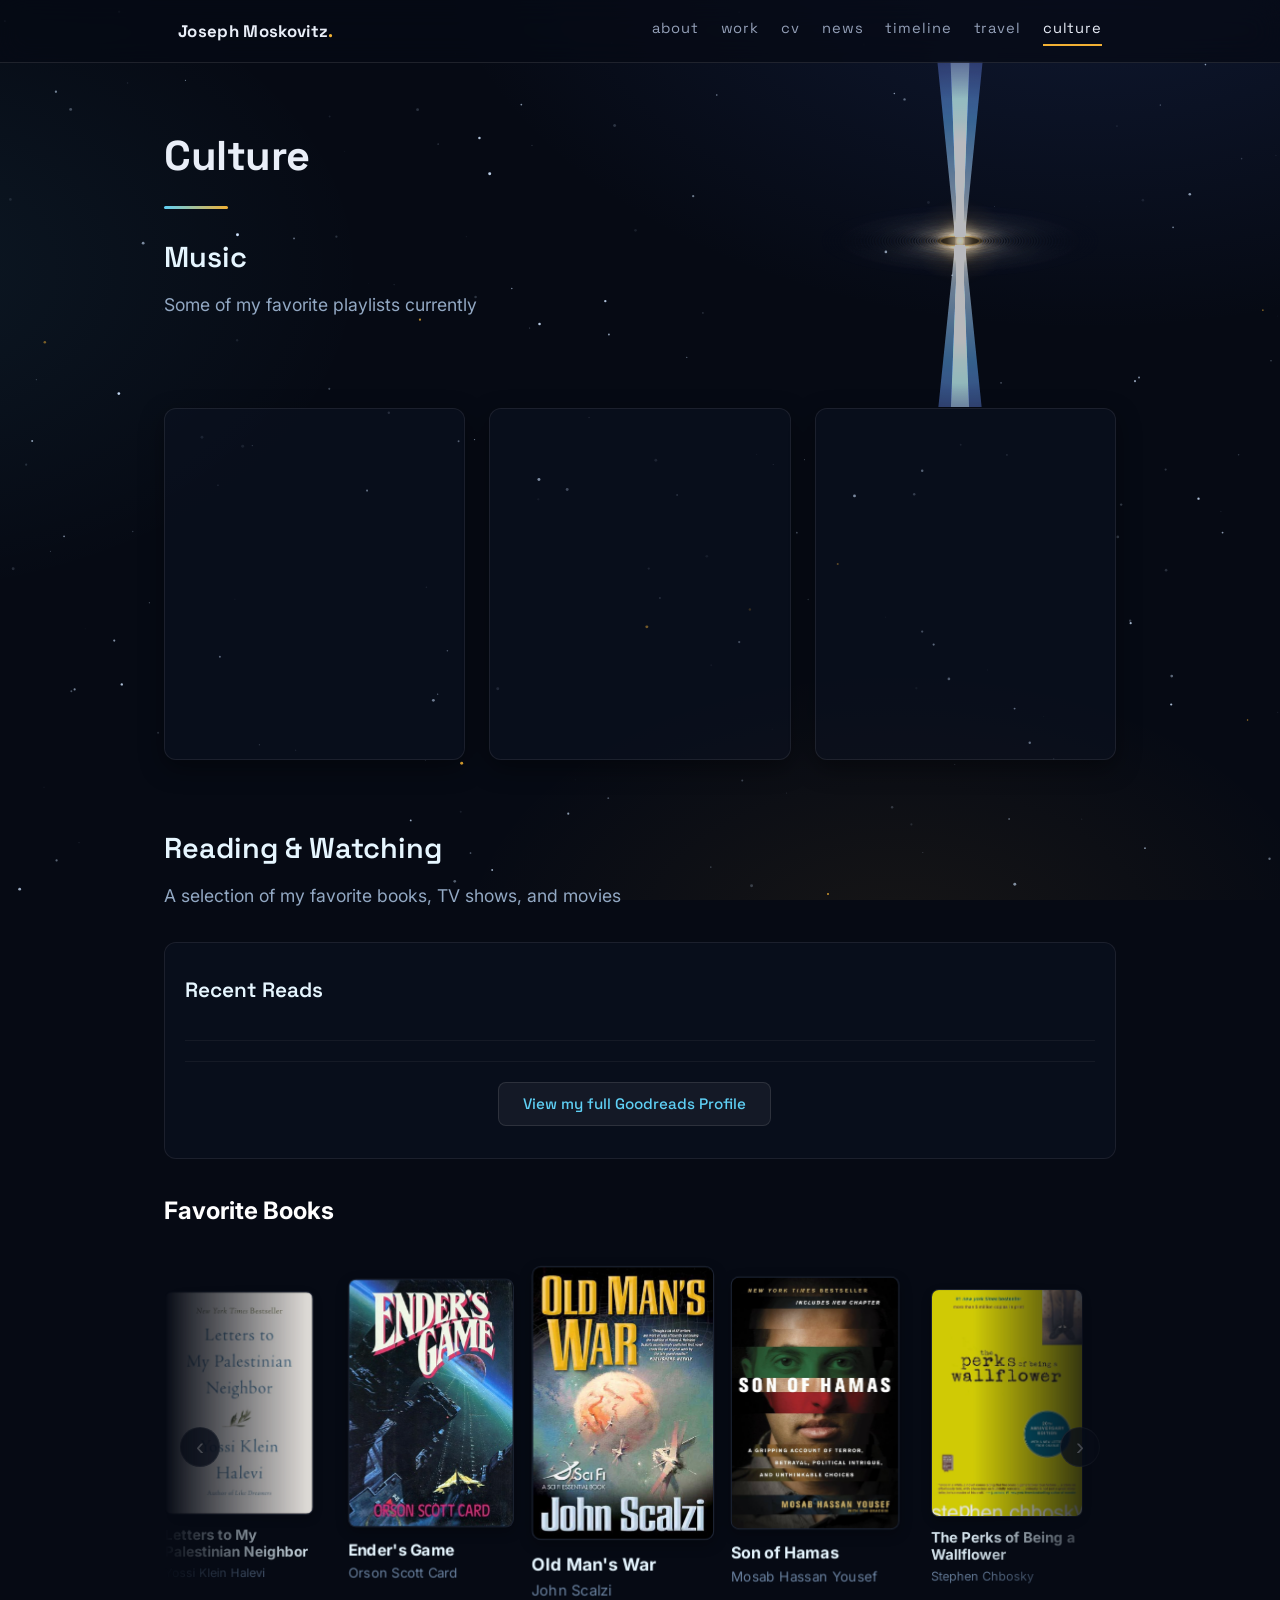
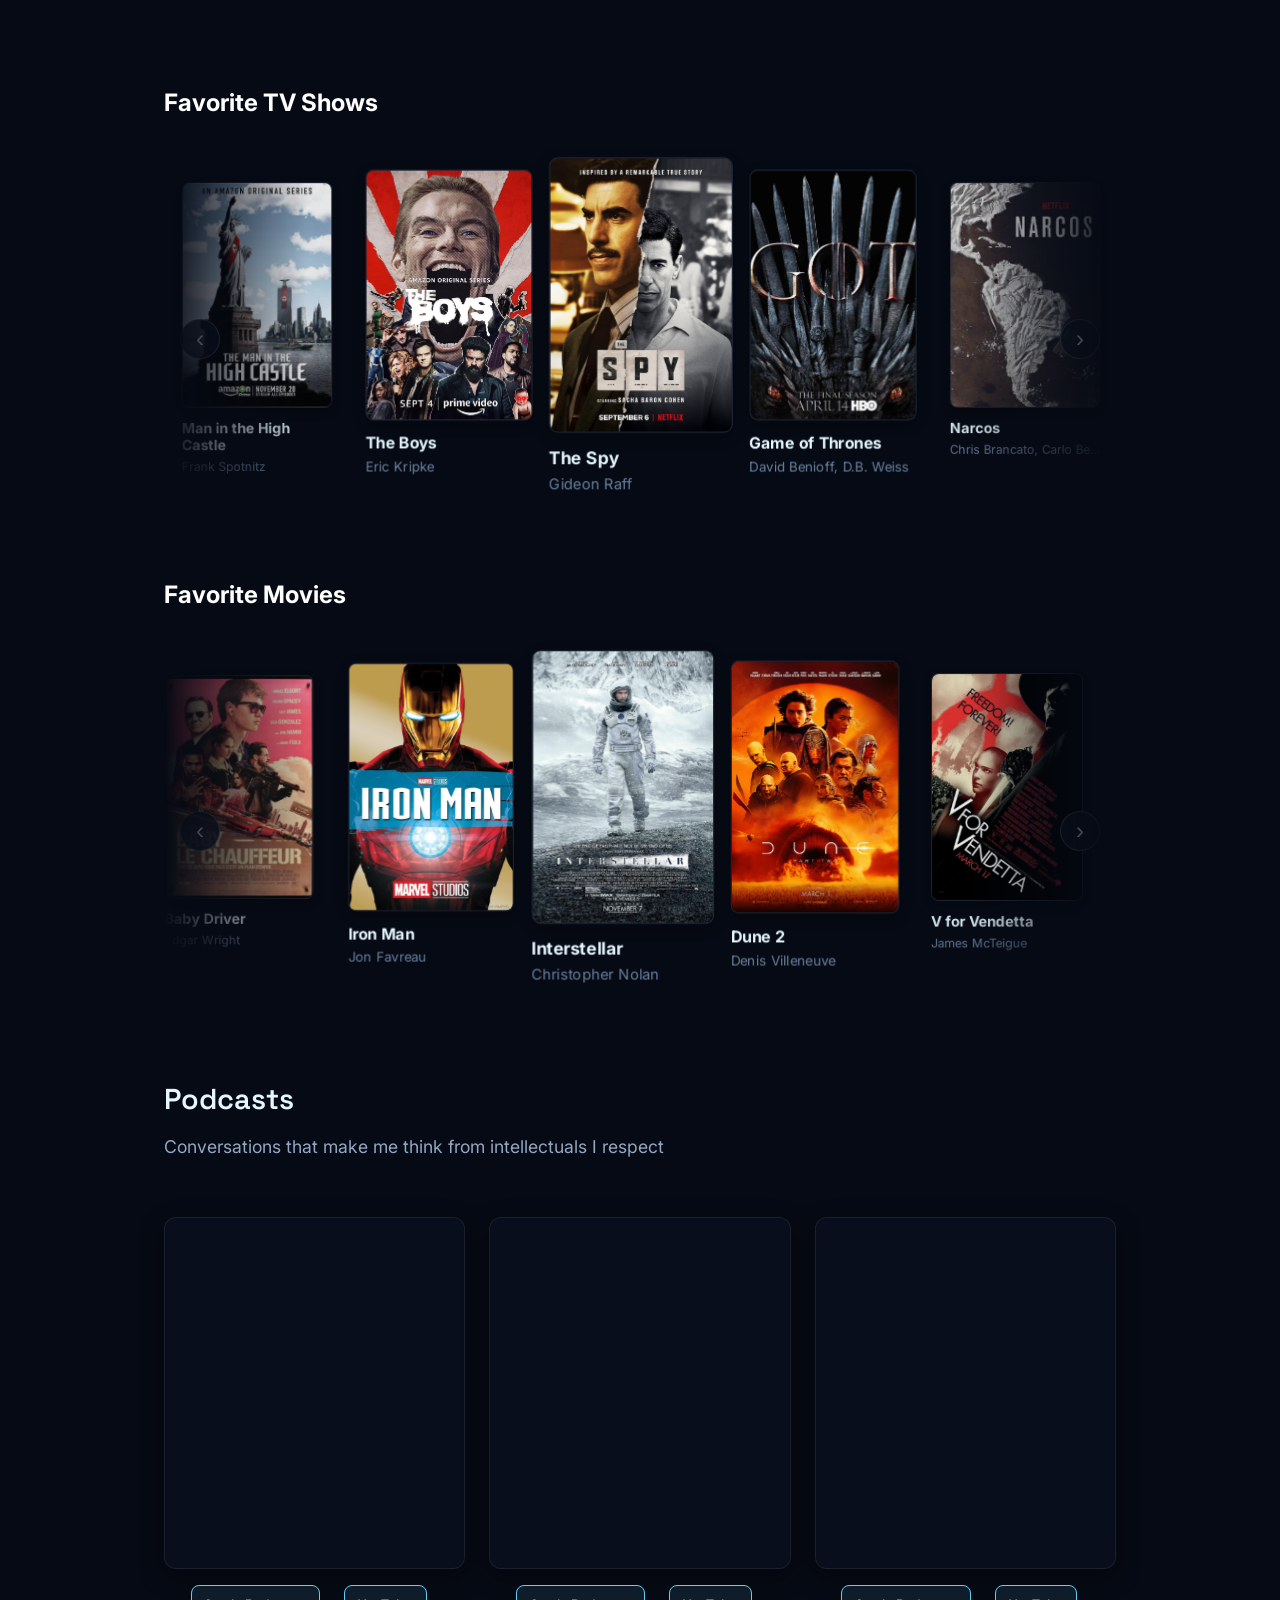
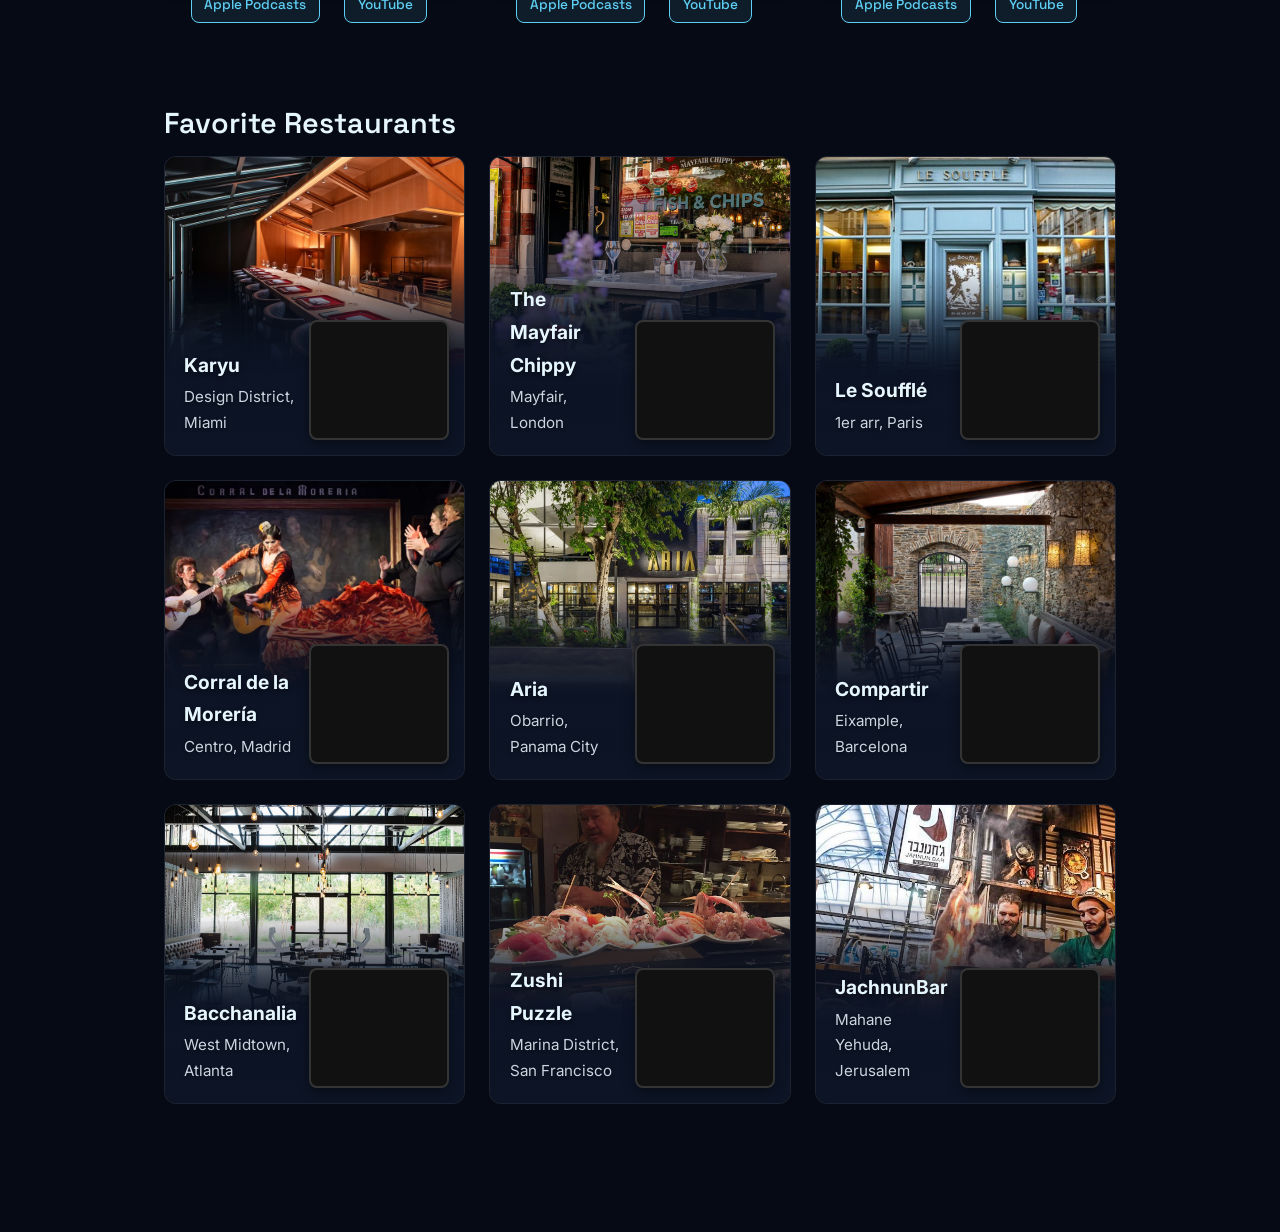
<file: culture.html>
<!DOCTYPE html>
<html lang="en">

<head>
  <meta charset="UTF-8">
  <meta name="viewport" content="width=device-width, initial-scale=1.0">
  <title>Culture | JamgatechANRE</title>
  <link rel="preconnect" href="https://open.spotify.com">
  <link rel="preconnect" href="https://open.spotifycdn.com">
  <link rel="preconnect" href="https://fonts.googleapis.com">
  <link rel="preconnect" href="https://fonts.gstatic.com" crossorigin>
  <link
    href="https://fonts.googleapis.com/css2?family=Space+Grotesk:wght@400;500;700&family=Inter:wght@400;500;600&display=swap"
    rel="stylesheet">
  <link rel="stylesheet" href="assets/style.css">
  <script>
    (function () {
      if (location.hostname === "localhost" || location.hostname === "127.0.0.1" || location.protocol === "file:") {
        function fix(h) {
          if (!h) return h;
          if (h === "/") return location.protocol === "file:" ? "index.html" : "/index.html";
          if (h.startsWith("/") && !h.includes(".") && !h.startsWith("//")) {
            return location.protocol === "file:" ? h.slice(1) + ".html" : h + ".html";
          }
          return h;
        }
        document.addEventListener("DOMContentLoaded", function () {
          document.querySelectorAll(".site-nav a").forEach(function (a) {
            var h = a.getAttribute("href");
            var f = fix(h);
            if (f !== h) a.setAttribute("href", f);
          });
        });
        window.addEventListener("click", function (e) {
          var a = e.target.closest("a");
          if (!a) return;
          var h = a.getAttribute("href");
          var f = fix(h);
          if (f !== h) {
            e.preventDefault();
            location.href = f;
          }
        }, true);
      }
    })();
  </script>
</head>

<body class="culture-page">
  <canvas id="stars"></canvas>
  <nav class="site-nav">
    <div class="nav-inner">
      <a class="brand" href="/">Joseph Moskovitz<span class="dot">.</span></a>
      <div class="links">
        <a href="/">about</a>
        <a href="/work">work</a>
        <a href="/cv">cv</a>
        <a href="/news">news</a>
        <a href="/timeline">timeline</a>
        <a href="/travel">travel</a>
        <a href="/culture" class="active">culture</a>
      </div>
    </div>
  </nav>

  <main class="container">
    <canvas class="page-anim" data-anim="quasar" width="600" height="600" aria-hidden="true"
      style="top: -180px; right: -120px; clip-path: inset(120px 0 135px 0);"></canvas>
    <h1 class="page-heading">Culture</h1>
    <section class="culture-section spotify-section">
      <h2 style="margin-top: 24px;">Music</h2>
      <p style="margin-bottom: 24px;">Some of my favorite playlists currently
      </p>
    </section>
    <section class="culture-section spotify-section" style="margin-top: 0;">
      <div class="spotify-grid">
        <div class="spotify-embed">
          <iframe style="border-radius:12px"
            src="https://open.spotify.com/embed/playlist/4nDfLtlyOQO6aQhLZRHuA6?utm_source=generator" width="100%"
            height="352" frameBorder="0" allowfullscreen=""
            allow="autoplay; clipboard-write; encrypted-media; fullscreen; picture-in-picture" loading="lazy"></iframe>
        </div>
        <div class="spotify-embed">
          <iframe style="border-radius:12px"
            src="https://open.spotify.com/embed/playlist/0cmYAcI9M1mmVcfaj2Id3N?utm_source=generator" width="100%"
            height="352" frameBorder="0" allowfullscreen=""
            allow="autoplay; clipboard-write; encrypted-media; fullscreen; picture-in-picture" loading="lazy"></iframe>
        </div>
        <div class="spotify-embed">
          <iframe style="border-radius:12px"
            src="https://open.spotify.com/embed/playlist/31Jl1W9zlWBujBbXkuBPKl?utm_source=generator" width="100%"
            height="352" frameBorder="0" allowfullscreen=""
            allow="autoplay; clipboard-write; encrypted-media; fullscreen; picture-in-picture" loading="lazy"></iframe>
        </div>
      </div>
    </section>

    <section class="culture-section media-section">
      <h2>Reading & Watching</h2>
      <p>A selection of my favorite books, TV shows, and movies</p>

      <div id="goodreads-container" style="margin-bottom: 32px; display: none;">
        <style>
          .gr_custom_container_1785899138 {
            border: 1px solid rgba(255, 255, 255, 0.08);
            border-radius: 12px;
            padding: 20px;
            background: rgba(13, 21, 38, 0.4);
            color: #92a8c3;
            width: 100%;
            box-sizing: border-box;
          }

          .gr_custom_header_1785899138 {
            margin-top: 0;
            margin-bottom: 20px;
            text-align: left;
            border-bottom: none;
          }

          .gr_custom_header_1785899138 a {
            font-size: 1.3rem;
            color: #e6f6ff !important;
            font-family: 'Space Grotesk', sans-serif;
            text-decoration: none !important;
          }

          .gr_custom_container_1785899138 a {
            color: #5fd0f5;
            text-decoration: none;
          }

          .gr_custom_container_1785899138 a:hover {
            text-decoration: underline;
          }

          .gr_custom_each_container_1785899138 {
            clear: both;
            margin-bottom: 20px;
            padding-bottom: 20px;
            border-bottom: 1px solid rgba(255, 255, 255, 0.05);
            overflow: hidden;
          }

          .gr_custom_each_container_1785899138:last-of-type {
            border-bottom: none;
            margin-bottom: 0;
            padding-bottom: 0;
          }

          .gr_custom_book_container_1785899138 {
            float: left;
            margin-right: 16px;
            height: auto;
            width: auto;
            overflow: visible;
          }

          .gr_custom_book_container_1785899138 img {
            width: 55px;
            height: auto;
            border-radius: 4px;
          }

          .gr_custom_title_1785899138,
          .gr_custom_author_1785899138,
          .gr_custom_review_1785899138 {
            margin-left: 71px;
          }

          .gr_custom_title_1785899138 {
            margin-bottom: 2px;
          }

          .gr_custom_title_1785899138 a {
            color: #e6f6ff !important;
            font-weight: 500;
            font-size: 1.05rem;
          }

          .gr_custom_author_1785899138 {
            font-size: 0.9rem;
            color: #6a82a0;
            margin-bottom: 8px;
          }

          .gr_custom_review_1785899138 {
            font-size: 0.95rem;
            color: #92a8c3;
            line-height: 1.5;
            margin-top: 6px;
          }

          .gr_custom_rating_1785899138 {
            float: right;
            margin-left: 12px;
          }
        </style>
        <div id="gr_custom_widget_1785899138">
          <div class="gr_custom_container_1785899138">
            <h2 class="gr_custom_header_1785899138">
              <a style="text-decoration: none;" rel="nofollow"
                href="https://www.goodreads.com/user/show/192239713-joseph-moskovitz" target="_blank"
                rel="noopener">Recent Reads</a>
            </h2>
            <div class="gr_custom_each_container_1785899138">
              <!-- Populated by Goodreads -->
            </div>
            <noscript>
              Share <a rel="nofollow" href="https://www.goodreads.com/">book reviews</a> and ratings with Joseph
              Moskovitz, and even join a <a rel="nofollow" href="https://www.goodreads.com/group">book club</a> on
              Goodreads.
            </noscript>
            <div
              style="text-align: center; margin-top: 12px; padding-top: 20px; border-top: 1px solid rgba(255, 255, 255, 0.05);">
              <a href="https://www.goodreads.com/user/show/192239713-joseph-moskovitz" target="_blank" rel="noopener"
                class="btn"
                style="padding: 8px 24px; font-size: 0.95rem; border: 1px solid rgba(255,255,255,0.1); background: rgba(255,255,255,0.05);">View
                my full Goodreads Profile</a>
            </div>
          </div>
        </div>
        <script
          src="https://www.goodreads.com/review/custom_widget/192239713.Joseph%20Moskovitz's%20bookshelf:%20read?cover_position=left&cover_size=small&num_books=3&order=d&shelf=read&show_author=1&show_cover=1&show_rating=1&show_review=1&show_tags=1&show_title=1&sort=date_read&widget_bg_color=FFFFFF&widget_bg_transparent=&widget_border_width=1&widget_id=1785899138&widget_text_color=000000&widget_title_size=medium&widget_width=medium&v=1"
          type="text/javascript" charset="utf-8"></script>
        <script>
          // Goodreads truncates reviews on their server, so we inject a link to read the full review
          // We also force all links to open in a new tab
          const checkGr = setInterval(() => {
            const containers = document.querySelectorAll('.gr_custom_each_container_1785899138');
            if (containers.length > 0) {
              clearInterval(checkGr);

              // Force all widget links to open in a new tab
              document.querySelectorAll('#gr_custom_widget_1785899138 a').forEach(link => {
                link.setAttribute('target', '_blank');
                link.setAttribute('rel', 'noopener');
              });

              // Override the injected header title and link
              const headerLink = document.querySelector('.gr_custom_header_1785899138 a');
              if (headerLink) {
                headerLink.innerHTML = "Recent Reads";
                headerLink.href = "https://www.goodreads.com/user/show/192239713-joseph-moskovitz";
              }

              containers.forEach(container => {
                const review = container.querySelector('.gr_custom_review_1785899138');
                const titleLink = container.querySelector('.gr_custom_title_1785899138 a');
                if (review && titleLink && review.innerHTML.includes('...')) {
                  const readMore = document.createElement('a');
                  readMore.href = titleLink.href;
                  readMore.target = '_blank';
                  readMore.rel = 'noopener';
                  readMore.style.color = '#5fd0f5';
                  readMore.style.textDecoration = 'none';
                  readMore.style.marginLeft = '6px';
                  readMore.style.fontWeight = '500';
                  readMore.style.whiteSpace = 'nowrap';
                  readMore.innerHTML = 'Read full review ➔';
                  readMore.onmouseover = () => readMore.style.textDecoration = 'underline';
                  readMore.onmouseout = () => readMore.style.textDecoration = 'none';
                  review.appendChild(readMore);
                }
              });
            }
          }, 300);
        </script>
      </div>

      <div class="media-category" id="books-category" style="display: none;">
        <h3>Favorite Books</h3>
        <div class="media-carousel-container" data-speed="-0.2">
          <button class="carousel-btn prev-btn">‹</button>
          <div class="media-carousel-track" id="books-track"></div>
          <button class="carousel-btn next-btn">›</button>
        </div>
      </div>

      <div class="media-category" id="tv-category" style="display: none;">
        <h3>Favorite TV Shows</h3>
        <div class="media-carousel-container" data-speed="0.2">
          <button class="carousel-btn prev-btn">‹</button>
          <div class="media-carousel-track" id="tv-track"></div>
          <button class="carousel-btn next-btn">›</button>
        </div>
      </div>

      <div class="media-category" id="movies-category" style="display: none;">
        <h3>Favorite Movies</h3>
        <div class="media-carousel-container" data-speed="-0.2">
          <button class="carousel-btn prev-btn">‹</button>
          <div class="media-carousel-track" id="movies-track"></div>
          <button class="carousel-btn next-btn">›</button>
        </div>
      </div>

      <div class="culture-section podcasts-section">
        <h2>Podcasts</h2>
        <p>Conversations that make me think from intellectuals I respect</p>
        <div class="spotify-grid">
          <div class="podcast-item">
            <div class="spotify-embed">
              <iframe style="border-radius:12px"
                src="https://open.spotify.com/embed/show/0Cj2lIpGxkrw1RFVIPTa6a?utm_source=generator" width="100%"
                height="352" frameBorder="0" allowfullscreen=""
                allow="autoplay; clipboard-write; encrypted-media; fullscreen; picture-in-picture"
                loading="lazy"></iframe>
            </div>
            <div style="display: flex; gap: 12px; margin-top: 16px; justify-content: center;">
              <a href="https://podcasts.apple.com/us/podcast/conversations-with-coleman/id1716338488" target="_blank"
                class="btn" style="padding: 0.4rem 0.8rem; font-size: 0.85rem;">Apple Podcasts</a>
              <a href="https://youtube.com/playlist?list=PL-I-R-UPHKLWGPO1YE5cX2ho8QNm4hOG2&si=Ygd_PqFr9a_8FIvS"
                target="_blank" class="btn" style="padding: 0.4rem 0.8rem; font-size: 0.85rem;">YouTube</a>
            </div>
          </div>
          <div class="podcast-item">
            <div class="spotify-embed">
              <iframe style="border-radius:12px"
                src="https://open.spotify.com/embed/show/3lM71vn6aMhr3K7Fgytq7J?utm_source=generator" width="100%"
                height="352" frameBorder="0" allowfullscreen=""
                allow="autoplay; clipboard-write; encrypted-media; fullscreen; picture-in-picture"
                loading="lazy"></iframe>
            </div>
            <div style="display: flex; gap: 12px; margin-top: 16px; justify-content: center;">
              <a href="https://podcasts.apple.com/us/podcast/ask-haviv-anything/id1794590850" target="_blank"
                class="btn" style="padding: 0.4rem 0.8rem; font-size: 0.85rem;">Apple Podcasts</a>
              <a href="https://www.youtube.com/@AskHavivAnything" target="_blank" class="btn"
                style="padding: 0.4rem 0.8rem; font-size: 0.85rem;">YouTube</a>
            </div>
          </div>
          <div class="podcast-item">
            <div class="spotify-embed">
              <iframe style="border-radius:12px"
                src="https://open.spotify.com/embed/show/5rgumWEx4FsqIY8e1wJNAk?utm_source=generator" width="100%"
                height="352" frameBorder="0" allowfullscreen=""
                allow="autoplay; clipboard-write; encrypted-media; fullscreen; picture-in-picture"
                loading="lazy"></iframe>
            </div>
            <div style="display: flex; gap: 12px; margin-top: 16px; justify-content: center;">
              <a href="https://podcasts.apple.com/us/podcast/making-sense-with-sam-harris/id733163012" target="_blank"
                class="btn" style="padding: 0.4rem 0.8rem; font-size: 0.85rem;">Apple Podcasts</a>
              <a href="https://youtube.com/playlist?list=PLDtc_uppNe1oyTZ6HQc3jEU1Q0WRpTWGF&si=SWIPqttaZmbzVaic"
                target="_blank" class="btn" style="padding: 0.4rem 0.8rem; font-size: 0.85rem;">YouTube</a>
            </div>
          </div>
        </div>
      </div>

      <div id="media-empty-state">
        <p style="color: #6a82a0; font-style: italic;">Add your favorite books, TV shows, and movies to data/culture.js!
        </p>
      </div>
    </section>

    <section class="culture-section restaurants-section">
      <h2>Favorite Restaurants</h2>
      <div class="restaurants-grid" id="restaurants-grid">
        <!-- Restaurants will be populated here by JS -->
      </div>
    </section>
  </main>

  <div class="media-modal-back" id="media-modal-back">
    <div class="media-modal-box" id="media-modal-box">
      <div class="media-modal-content" id="media-modal-content"></div>
    </div>
  </div>

  <script src="data/culture.js?v=2"></script>
  <script>
    // Populate Media (Books, TV, Movies)
    if (typeof GOODREADS_URL !== 'undefined' && GOODREADS_URL && GOODREADS_URL !== "https://www.goodreads.com/user/show/YOUR_USER_ID_HERE") {
      document.getElementById('goodreads-container').style.display = 'block';
    }

    const carousels = [];

    const renderCarousel = (items, trackId, categoryId) => {
      if (items && items.length > 0) {
        document.getElementById(categoryId).style.display = 'block';
        document.getElementById('media-empty-state').style.display = 'none';
        const track = document.getElementById(trackId);

        // Duplicate items for infinite scroll (loop 4 times)
        const loopItems = [...items, ...items, ...items, ...items];

        loopItems.forEach(item => {
          const el = document.createElement('div');
          el.className = 'media-card';
          const img = item.img ? `<img src="${item.img}" alt="${item.title}" loading="lazy" onerror="this.parentElement.classList.add('placeholder'); this.remove();">` : "";
          el.innerHTML = `
            <div class="media-poster ${item.img ? '' : 'placeholder'}">
              ${img}
              ${!item.img ? `<span class="media-ph">Cover</span>` : ''}
            </div>
            <div class="media-info">
              <h4>${item.title}</h4>
              ${item.author ? `<span>${item.author}</span>` : item.creator ? `<span>${item.creator}</span>` : ''}
            </div>
          `;
          el.addEventListener('click', () => {
            const modalBack = document.getElementById('media-modal-back');
            const modalContent = document.getElementById('media-modal-content');
            const isBook = !!item.author;
            const btnText = isBook ? 'Where to Read' : 'Where to Watch';
            const searchQuery = encodeURIComponent(item.title + (isBook ? ' book' : ' where to watch'));
            modalContent.innerHTML = `
              <div style="display: flex; gap: 24px; margin-bottom: 24px; align-items: flex-start;">
                <div class="media-poster" style="width: 140px; flex-shrink: 0; transform: none; box-shadow: none;">
                  ${img}
                </div>
                <div>
                  <h2 style="margin: 0 0 8px 0; line-height: 1.1;">${item.title}</h2>
                  <p style="color: #6a82a0; margin-bottom: 16px;">${item.author ? item.author : item.creator ? item.creator : ''}</p>
                  ${item.synopsis ? `<p style="color: #92a8c3; font-size: 0.95rem; line-height: 1.5; margin-bottom: 24px;">${item.synopsis}</p>` : ''}
                  <a href="https://www.google.com/search?q=${searchQuery}" target="_blank" rel="noopener" class="btn">${btnText}</a>
                </div>
              </div>
            `;
            modalBack.classList.add('open');
          });
          track.appendChild(el);
        });

        // Add modal close handlers if not already added
        if (!document.windowModalInitialized) {
          const modalBack = document.getElementById('media-modal-back');
          modalBack.addEventListener('click', (e) => {
            if (e.target === modalBack) {
              modalBack.classList.remove('open');
            }
          });
          document.windowModalInitialized = true;
        }

        const container = track.parentElement;
        const speed = parseFloat(container.dataset.speed);

        const cObj = {
          track: track,
          container: container,
          speed: speed,
          position: 0,
          targetPosition: null,
          resumeTime: 0,
          itemCount: items.length
        };

        const prevBtn = container.querySelector('.prev-btn');
        const nextBtn = container.querySelector('.next-btn');

        function getNextCenterPosition(isNext) {
          const viewportCenter = window.innerWidth / 2;
          const cards = Array.from(track.children);
          let closestIndex = 0;
          let minDistance = Infinity;

          cards.forEach((card, i) => {
            const rect = card.getBoundingClientRect();
            const center = rect.left + rect.width / 2;
            // Where this card will be if we apply targetPosition (if animating)
            const futureCenter = center + (cObj.targetPosition !== null ? cObj.targetPosition - cObj.position : 0);
            const distance = Math.abs(viewportCenter - futureCenter);
            if (distance < minDistance) {
              minDistance = distance;
              closestIndex = i;
            }
          });

          const targetCard = cards[closestIndex + (isNext ? 1 : -1)] || cards[closestIndex];
          const rect = targetCard.getBoundingClientRect();
          const center = rect.left + rect.width / 2;
          const futureCenter = center + (cObj.targetPosition !== null ? cObj.targetPosition - cObj.position : 0);

          return (cObj.targetPosition !== null ? cObj.targetPosition : cObj.position) + (viewportCenter - futureCenter);
        }

        if (prevBtn && nextBtn) {
          prevBtn.addEventListener('click', () => {
            cObj.targetPosition = getNextCenterPosition(false);
            cObj.resumeTime = Date.now() + 8000;
          });
          nextBtn.addEventListener('click', () => {
            cObj.targetPosition = getNextCenterPosition(true);
            cObj.resumeTime = Date.now() + 8000;
          });
        }

        carousels.push(cObj);
      }
    };

    renderCarousel(typeof BOOKS !== 'undefined' ? BOOKS : [], 'books-track', 'books-category');
    renderCarousel(typeof TV_SHOWS !== 'undefined' ? TV_SHOWS : [], 'tv-track', 'tv-category');
    renderCarousel(typeof MOVIES !== 'undefined' ? MOVIES : [], 'movies-track', 'movies-category');

    // Animation Loop
    function animateCarousels() {
      // Pause completely if the modal is open
      const modalBack = document.getElementById('media-modal-back');
      if (modalBack && modalBack.classList.contains('open')) {
        requestAnimationFrame(animateCarousels);
        return;
      }

      const viewportCenter = window.innerWidth / 2;
      const maxDistance = window.innerWidth / 2;

      carousels.forEach(c => {
        const now = Date.now();

        if (c.targetPosition !== null) {
          c.position += (c.targetPosition - c.position) * 0.1;
          if (Math.abs(c.targetPosition - c.position) < 1) {
            c.position = c.targetPosition;
            c.targetPosition = null;
          }
        } else if (now >= c.resumeTime) {
          c.position += c.speed;
        }

        // Calculate a full "set" width by taking the width of the track and dividing by 4 (since we duplicated 4 times)
        // Wait for elements to layout
        if (c.track.offsetWidth > 0) {
          const setWidth = c.track.scrollWidth / 4;

          // Infinite loop boundary handling
          if (c.speed < 0 && Math.abs(c.position) >= setWidth) {
            c.position += setWidth;
            if (c.targetPosition !== null) c.targetPosition += setWidth;
          } else if (c.speed > 0 && c.position >= 0) {
            c.position -= setWidth;
            if (c.targetPosition !== null) c.targetPosition -= setWidth;
          }

          c.track.style.transform = `translateX(${c.position}px)`;

          // Scale elements based on distance to center
          const cards = c.track.children;
          const containerLeft = c.container.getBoundingClientRect().left;

          for (let i = 0; i < cards.length; i++) {
            const card = cards[i];
            const cardRect = card.getBoundingClientRect();
            // Calculate card center in viewport
            const cardCenter = cardRect.left + cardRect.width / 2;
            const distance = Math.abs(viewportCenter - cardCenter);

            // map distance to scale (max 1.15 in center, min 0.8 at edges)
            let scale = 1.15 - (distance / maxDistance) * 0.35;
            scale = Math.max(0.7, Math.min(1.15, scale));

            // map distance to opacity
            let opacity = 1.2 - (distance / maxDistance) * 0.5;
            opacity = Math.max(0.4, Math.min(1, opacity));

            card.style.transform = `scale(${scale})`;
            card.style.opacity = opacity;
          }
        }
      });
      requestAnimationFrame(animateCarousels);
    }
    requestAnimationFrame(animateCarousels);

    // Populate Restaurants
    const grid = document.getElementById('restaurants-grid');
    if (typeof RESTAURANTS !== 'undefined') {
      RESTAURANTS.forEach(r => {
        const el = document.createElement('div');
        el.className = 'restaurant-card';
        const imgHTML = r.img ? `<div class="restaurant-preview"><img src="${r.img}" alt="${r.name}" loading="lazy" onerror="this.remove()"></div>` : '';

        el.innerHTML = `
          ${imgHTML}
          <div class="restaurant-map">
            <iframe 
              src="${r.mapUrl}" 
              width="100%" 
              height="100%" 
              style="border:0;" 
              allowfullscreen="" 
              loading="lazy" 
              referrerpolicy="no-referrer-when-downgrade">
            </iframe>
          </div>
          <div class="restaurant-info">
            <h3><a href="${r.url || `https://www.google.com/search?q=${encodeURIComponent(r.name + ' restaurant ' + r.location)}`}" target="_blank" style="color:inherit;text-decoration:none;" onmouseover="this.style.textDecoration='underline'" onmouseout="this.style.textDecoration='none'">${r.name}</a></h3>
            <span class="restaurant-location">${r.location}</span>
          </div>
        `;
        grid.appendChild(el);
      });
    }
  </script>
  <script src="assets/site.js?v=3"></script>
</body>

</html>
</file>
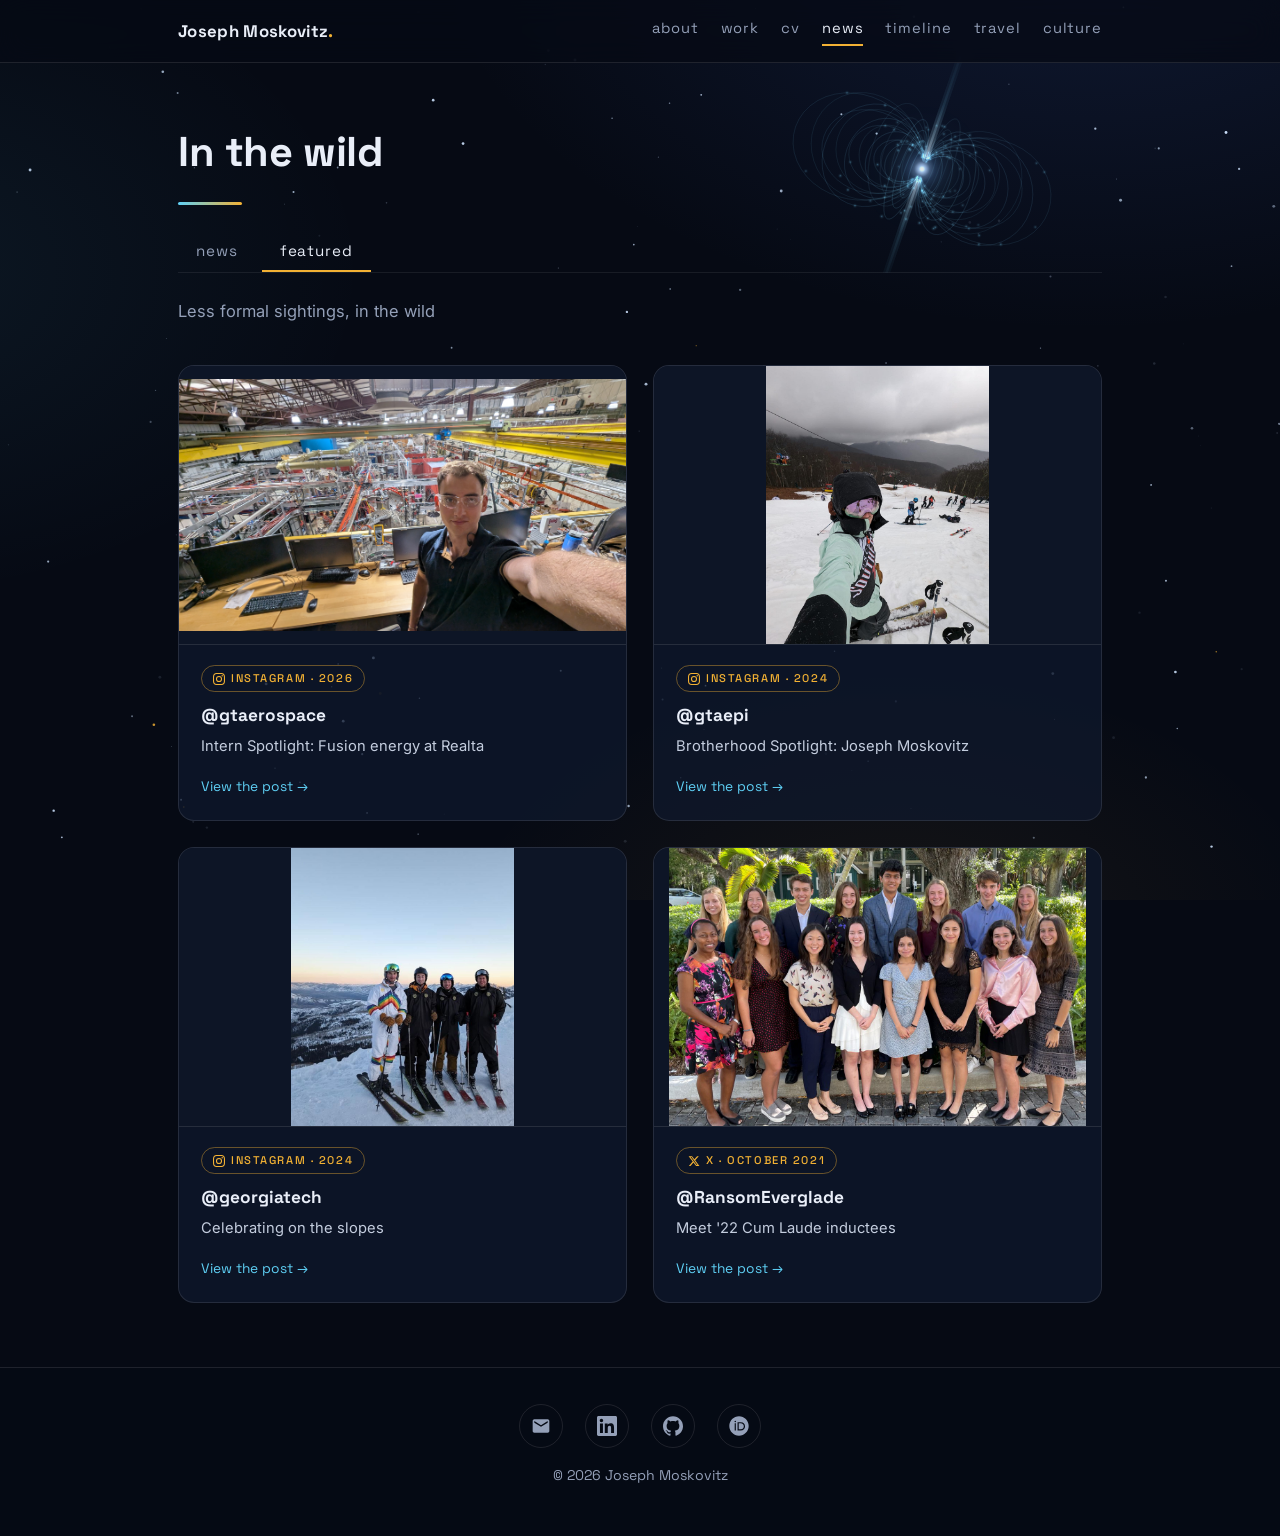
<file: featured.html>
<!DOCTYPE html>
<!-- featured moved: it now lives as a tab on the news page -->
<html lang="en">

<head>
  <meta charset="UTF-8">
  <meta http-equiv="refresh" content="0; url=news.html#featured">
  <link rel="canonical" href="news.html#featured">
  <title>Featured — Joseph Moskovitz</title>
  <script>location.replace("news.html#featured");</script>
</head>

<body>
  <p>This page has moved — <a href="news.html#featured">continue to the featured tab</a>.</p>
</body>

</html>
</file>
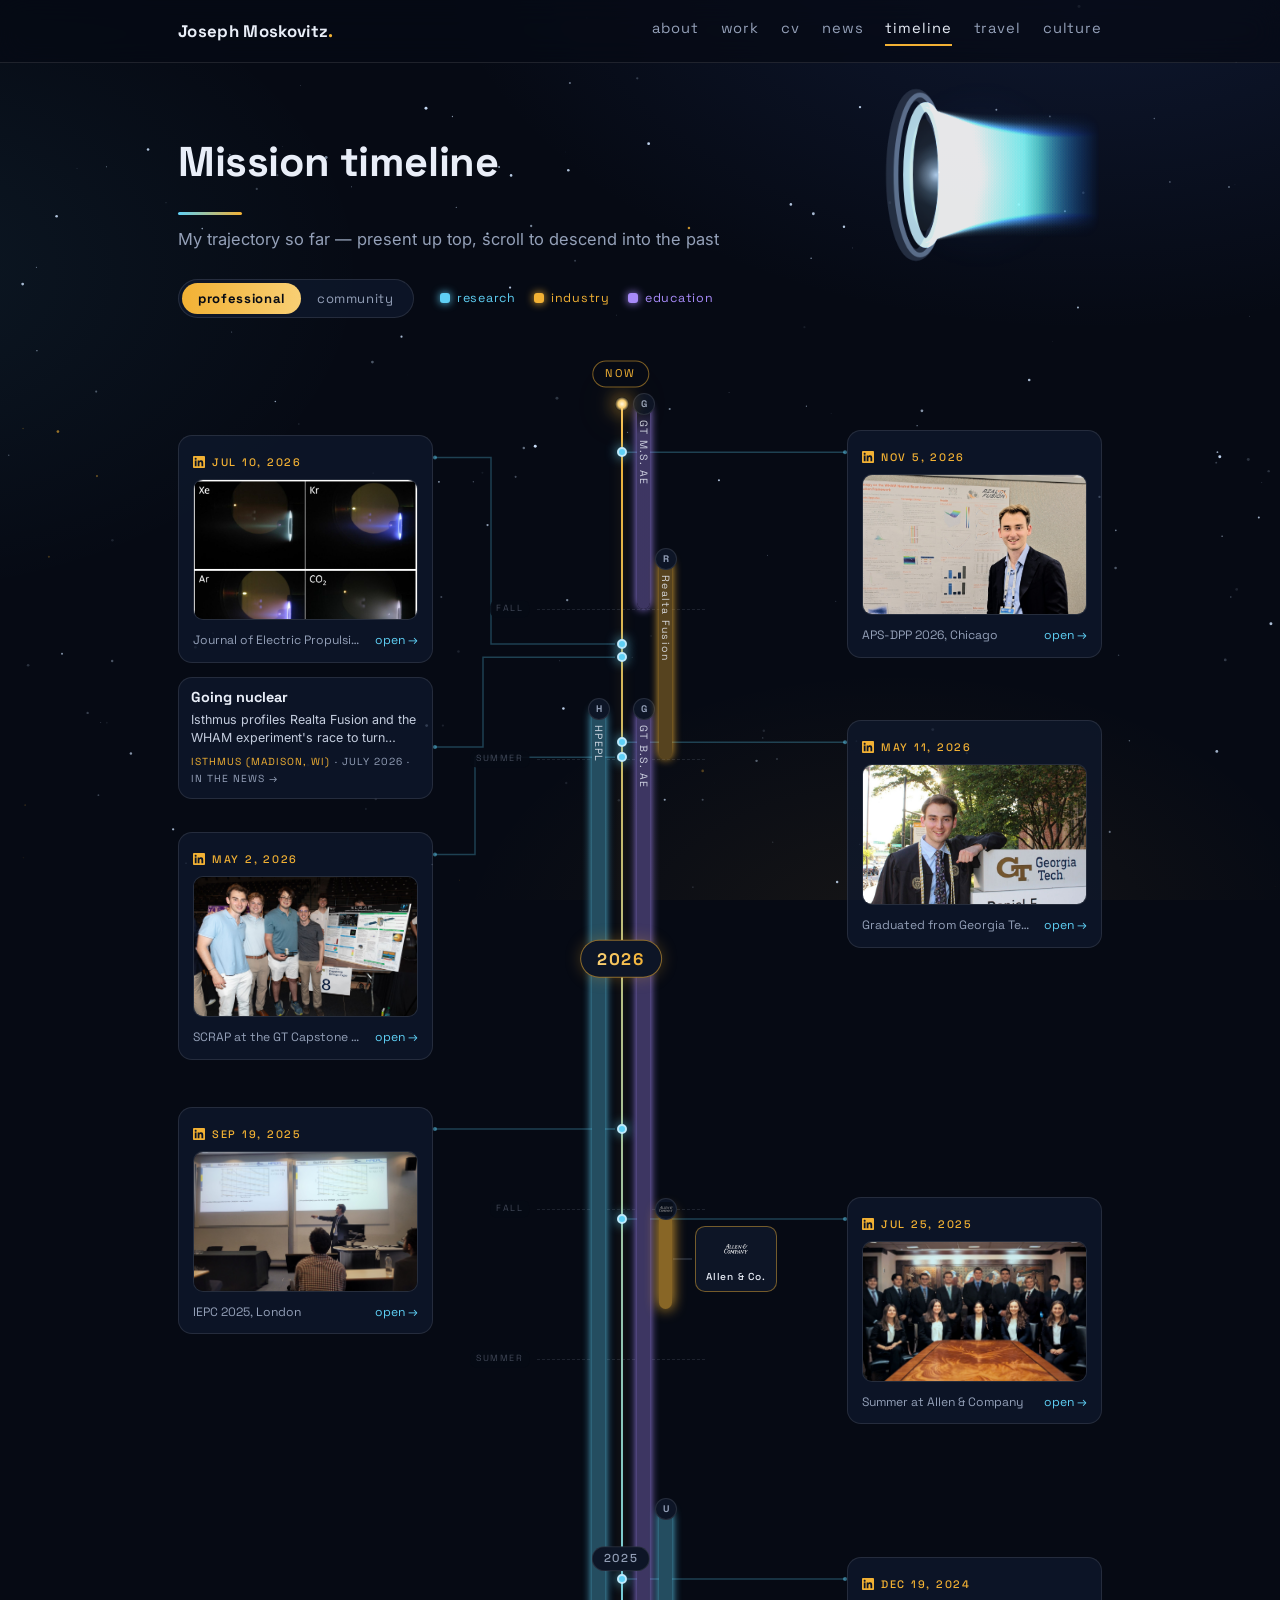
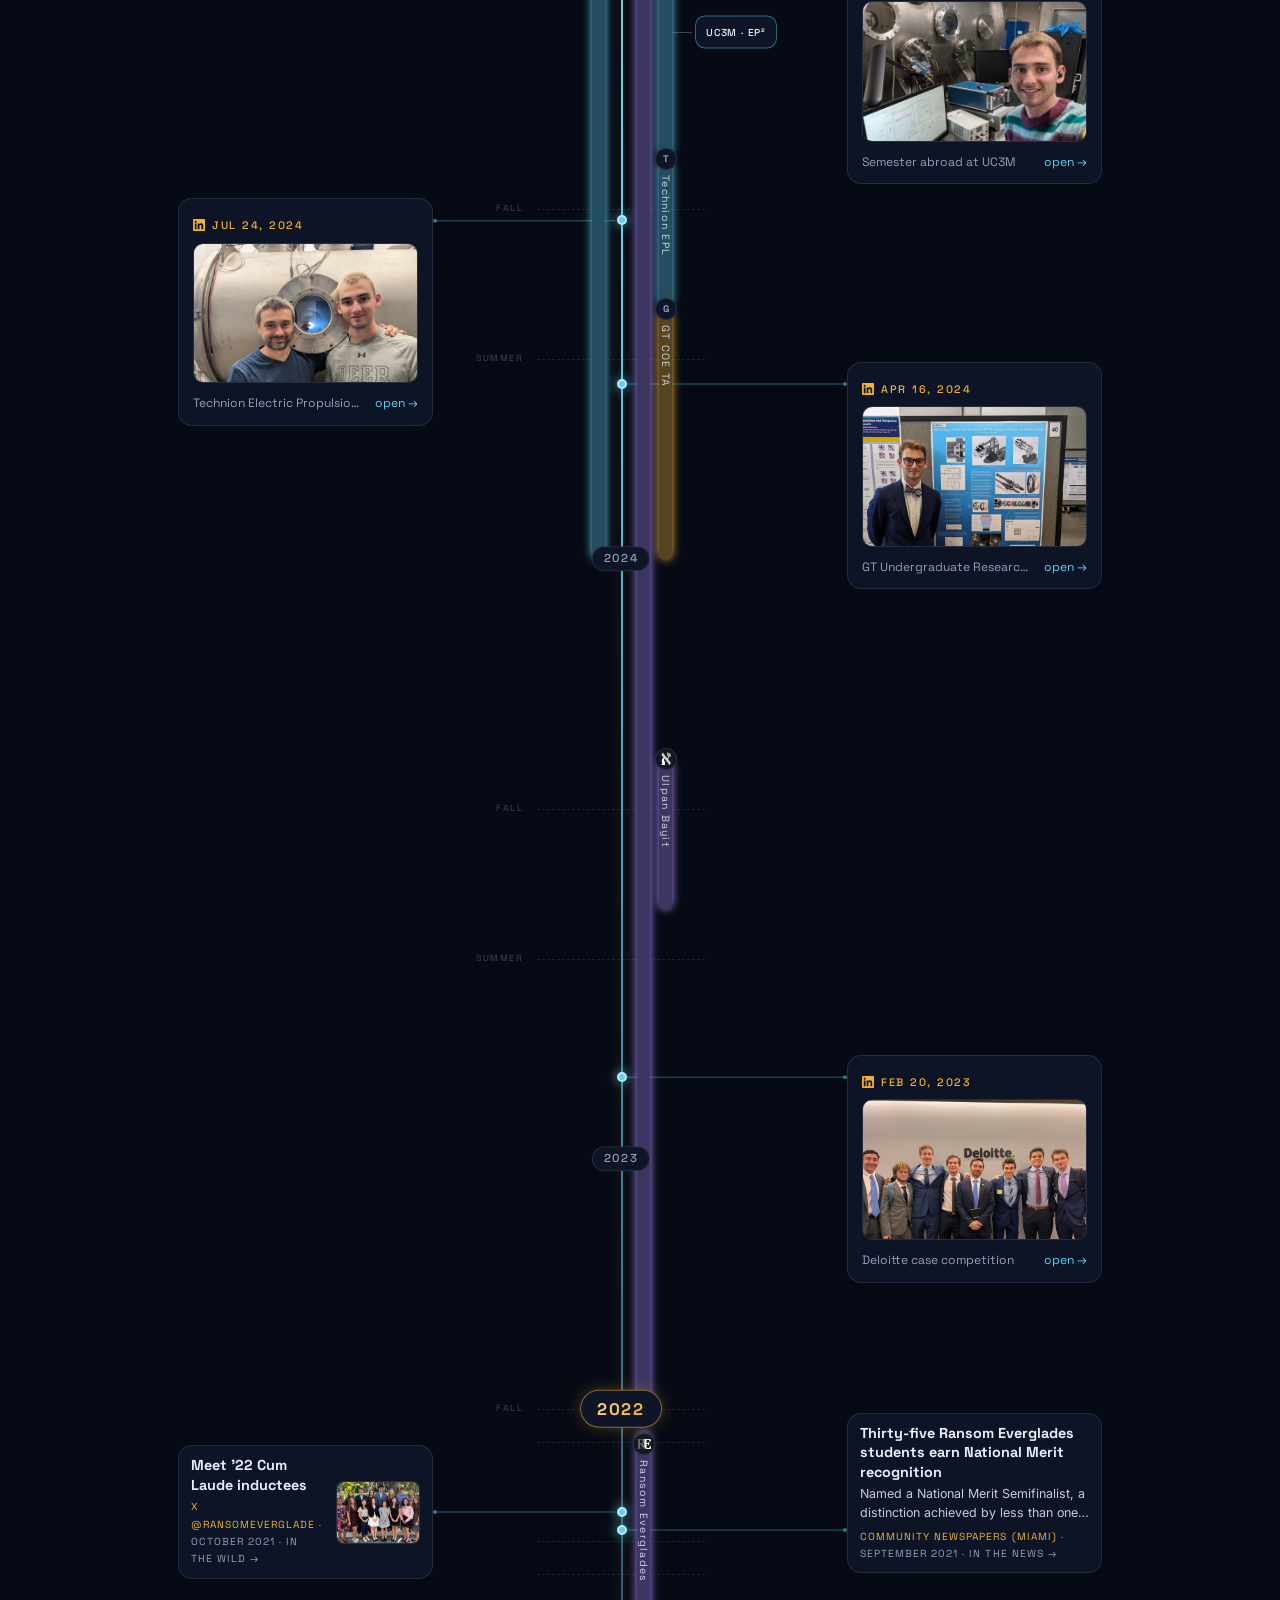
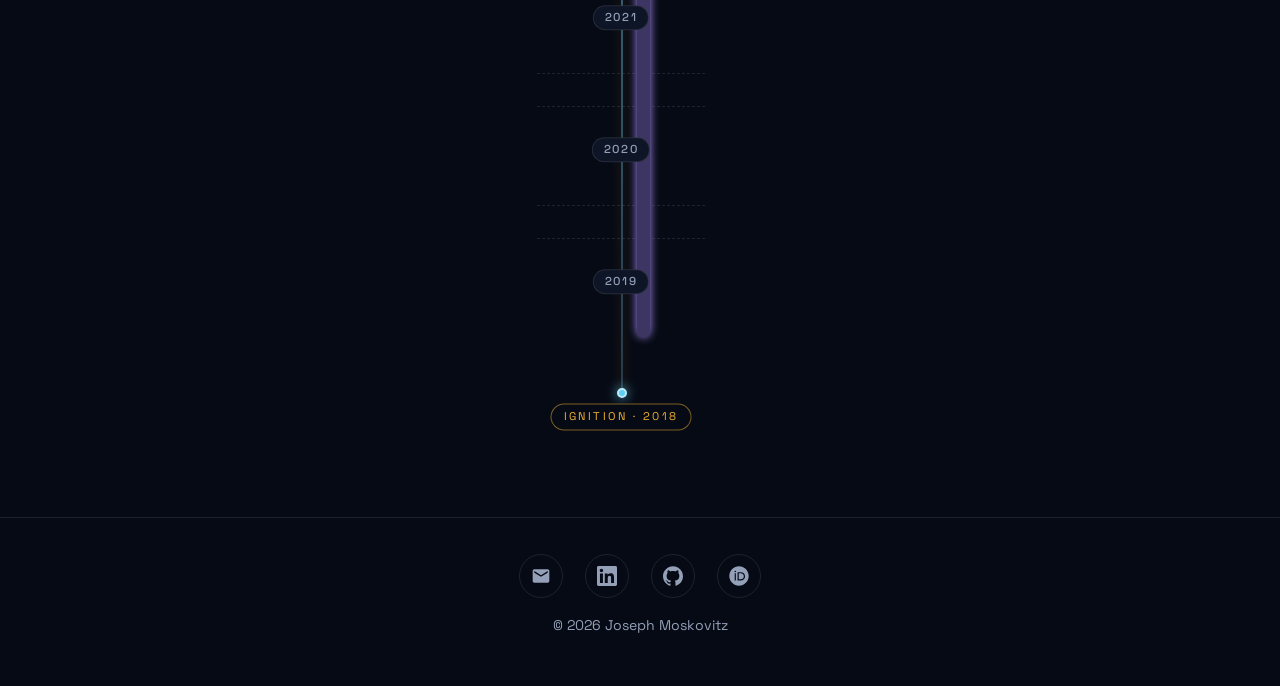
<file: timeline.html>
<!DOCTYPE html>
<html lang="en">

<head>
  <meta charset="UTF-8">
  <meta name="viewport" content="width=device-width, initial-scale=1.0">
  <link rel="icon"
    href="data:image/svg+xml,%3Csvg xmlns='http://www.w3.org/2000/svg' viewBox='0 0 64 64'%3E%3Ccircle cx='32' cy='32' r='10' fill='%23f2b134'/%3E%3Cellipse cx='32' cy='32' rx='26' ry='11' fill='none' stroke='%235fd0f5' stroke-width='3' transform='rotate(30 32 32)'/%3E%3Cellipse cx='32' cy='32' rx='26' ry='11' fill='none' stroke='%235fd0f5' stroke-width='3' opacity='0.7' transform='rotate(-30 32 32)'/%3E%3C/svg%3E">
  <title>Timeline — Joseph Moskovitz</title>
  <meta name="description"
    content="A scrolling mission timeline of Joseph Moskovitz's work, research, and education — from Ransom Everglades to Realta Fusion.">
  <link rel="preconnect" href="https://fonts.googleapis.com">
  <link rel="preconnect" href="https://fonts.gstatic.com" crossorigin>
  <link
    href="https://fonts.googleapis.com/css2?family=Space+Grotesk:wght@400;500;700&family=Inter:wght@400;500;600&display=swap"
    rel="stylesheet">
  <link rel="stylesheet" href="assets/style.css">
  <script>
    (function () {
      if (location.hostname === "localhost" || location.hostname === "127.0.0.1" || location.protocol === "file:") {
        function fix(h) {
          if (!h) return h;
          if (h === "/") return location.protocol === "file:" ? "index.html" : "/index.html";
          if (h.startsWith("/") && !h.includes(".") && !h.startsWith("//")) {
            return location.protocol === "file:" ? h.slice(1) + ".html" : h + ".html";
          }
          return h;
        }
        document.addEventListener("DOMContentLoaded", function () {
          document.querySelectorAll(".site-nav a").forEach(function (a) {
            var h = a.getAttribute("href");
            var f = fix(h);
            if (f !== h) a.setAttribute("href", f);
          });
        });
        window.addEventListener("click", function (e) {
          var a = e.target.closest("a");
          if (!a) return;
          var h = a.getAttribute("href");
          var f = fix(h);
          if (f !== h) {
            e.preventDefault();
            location.href = f;
          }
        }, true);
      }
    })();
  </script>
</head>

<body>
  <canvas id="stars"></canvas>

  <nav class="site-nav">
    <div class="nav-inner">
      <a class="brand" href="/">Joseph Moskovitz<span class="dot">.</span></a>
      <div class="links">
        <a href="/">about</a>
        <a href="/work">work</a>
        <a href="/cv">cv</a>
        <a href="/news">news</a>
        <a href="/timeline" class="active">timeline</a>
        <a href="/travel">travel</a>
        <a href="/culture">culture</a>
      </div>
    </div>
  </nav>

  <main class="container">
    <canvas class="page-anim" data-anim="hall" width="380" height="260" aria-hidden="true"
      style="top: 0px; right: 30px; transform: scale(0.8); transform-origin: top right;"></canvas>

    <h1 class="page-heading">Mission timeline</h1>
    <p class="page-sub">My trajectory so far — present up top, scroll to descend into the past</p>

    <div class="tl-controls">
      <div class="seg-toggle" id="tl-mode" title="Switch between professional and service/community experiences">
        <button class="seg-btn active" data-mode="professional">professional</button>
        <button class="seg-btn" data-mode="service">community</button>
      </div>
      <div class="tl-legend" id="tl-legend" aria-hidden="true">
        <span class="key tl-cat-research" data-group="professional"><span class="swatch"></span>research</span>
        <span class="key tl-cat-industry" data-group="professional"><span class="swatch"></span>industry</span>
        <span class="key tl-cat-education" data-group="professional"><span class="swatch"></span>education</span>
        <span class="key tl-cat-community off" data-group="service"><span class="swatch"></span>community</span>
      </div>
    </div>

    <div class="tl-wrap" id="tl-wrap"></div>
  </main>

  <div id="tl-tip" role="tooltip"></div>

  <footer>
    <div class="container">
      <div class="social">
        <a href="mailto:jam.gatech.ae@gmail.com" target="_blank" rel="noopener" aria-label="Email" title="Email"><svg
            viewBox="0 0 24 24">
            <path
              d="M20 4H4c-1.1 0-1.99.9-1.99 2L2 18c0 1.1.9 2 2 2h16c1.1 0 2-.9 2-2V6c0-1.1-.9-2-2-2zm0 4-8 5-8-5V6l8 5 8-5v2z" />
          </svg></a>
        <a href="https://www.linkedin.com/in/josephmoskovitz" target="_blank" rel="noopener" aria-label="LinkedIn"
          title="LinkedIn"><svg viewBox="0 0 24 24">
            <path
              d="M20.447 20.452h-3.554v-5.569c0-1.328-.027-3.037-1.852-3.037-1.853 0-2.136 1.445-2.136 2.939v5.667H9.351V9h3.414v1.561h.046c.477-.9 1.637-1.85 3.37-1.85 3.601 0 4.267 2.37 4.267 5.455v6.286zM5.337 7.433c-1.144 0-2.063-.926-2.063-2.065 0-1.138.92-2.063 2.063-2.063 1.14 0 2.064.925 2.064 2.063 0 1.139-.925 2.065-2.064 2.065zm1.782 13.019H3.555V9h3.564v11.452zM22.225 0H1.771C.792 0 0 .774 0 1.729v20.542C0 23.227.792 24 1.771 24h20.451C23.2 24 24 23.227 24 22.271V1.729C24 .774 23.2 0 22.225 0z" />
          </svg></a>
        <a href="https://github.com/jamgatechANRE" target="_blank" rel="noopener" aria-label="GitHub"
          title="GitHub"><svg viewBox="0 0 24 24">
            <path
              d="M12 .297c-6.63 0-12 5.373-12 12 0 5.303 3.438 9.8 8.205 11.385.6.113.82-.258.82-.577 0-.285-.01-1.04-.015-2.04-3.338.724-4.042-1.61-4.042-1.61C4.422 18.07 3.633 17.7 3.633 17.7c-1.087-.744.084-.729.084-.729 1.205.084 1.838 1.236 1.838 1.236 1.07 1.835 2.809 1.305 3.495.998.108-.776.417-1.305.76-1.605-2.665-.3-5.466-1.332-5.466-5.93 0-1.31.465-2.38 1.235-3.22-.135-.303-.54-1.523.105-3.176 0 0 1.005-.322 3.3 1.23.96-.267 1.98-.399 3-.405 1.02.006 2.04.138 3 .405 2.28-1.552 3.285-1.23 3.285-1.23.645 1.653.24 2.873.12 3.176.765.84 1.23 1.91 1.23 3.22 0 4.61-2.805 5.625-5.475 5.92.42.36.81 1.096.81 2.22 0 1.606-.015 2.896-.015 3.286 0 .315.21.69.825.57C20.565 22.092 24 17.592 24 12.297c0-6.627-5.373-12-12-12" />
          </svg></a>
        <a href="https://orcid.org/0009-0005-2993-5576" target="_blank" rel="noopener" aria-label="ORCID"
          title="ORCID"><svg viewBox="0 0 512 512">
            <path
              d="M294.75 188.19h-45.92V342h47.47c67.62 0 83.12-51.34 83.12-76.91 0-41.64-26.54-76.9-84.67-76.9zM256 8C119 8 8 119 8 256s111 248 248 248 248-111 248-248S393 8 256 8zM175.23 368.83h-29.34V187.42h29.34zM160.56 162.52a19.57 19.57 0 1 1 19.57-19.57 19.56 19.56 0 0 1-19.57 19.57zM300 369h-81V162.5h80.6c76.73 0 110.44 54.83 110.44 103.26C410 318.39 368.38 369 300 369z" />
          </svg></a>
      </div>
      <div class="copyright">© 2026 Joseph Moskovitz</div>
    </div>
  </footer>

  <script src="data/news.js"></script>
  <script src="data/featured.js"></script>
  <script src="data/timeline.js"></script>
  <script>
    (function () {
      const wrap = document.getElementById("tl-wrap");
      const tip = document.getElementById("tl-tip");
      // forced on, like the site-wide canvas animations in assets/site.js —
      // Windows' "reduced motion" setting was silently disabling the comet
      // and the scroll reveals
      const reduced = false;

      const IN_ICON = `<svg viewBox="0 0 24 24" aria-hidden="true"><path d="M20.447 20.452h-3.554v-5.569c0-1.328-.027-3.037-1.852-3.037-1.853 0-2.136 1.445-2.136 2.939v5.667H9.351V9h3.414v1.561h.046c.477-.9 1.637-1.85 3.37-1.85 3.601 0 4.267 2.37 4.267 5.455v6.286zM5.337 7.433c-1.144 0-2.063-.926-2.063-2.065 0-1.138.92-2.063 2.063-2.063 1.14 0 2.064.925 2.064 2.063 0 1.139-.925 2.065-2.064 2.065zm1.782 13.019H3.555V9h3.564v11.452zM22.225 0H1.771C.792 0 0 .774 0 1.729v20.542C0 23.227.792 24 1.771 24h20.451C23.2 24 24 23.227 24 22.271V1.729C24 .774 23.2 0 22.225 0z"/></svg>`;
      const MONTHS = ["Jan", "Feb", "Mar", "Apr", "May", "Jun", "Jul", "Aug", "Sep", "Oct", "Nov", "Dec"];

      // ---- time helpers: everything measured in fractional months ----
      const now = new Date();
      const NOW_M = now.getFullYear() * 12 + now.getMonth() + (now.getDate() - 1) / 30;
      const ym = str => {
        const [y, m, d] = str.split("-").map(Number);
        return y * 12 + (m - 1) + (d ? (d - 1) / 30 : 0);
      };
      const ymEnd = str => {
        const [y, m, d] = str.split("-").map(Number);
        return y * 12 + (m - 1) + (d ? (d - 1) / 30 : 1);
      };
      const fmtDay = str => {
        const [y, m, d] = str.split("-").map(Number);
        return `${MONTHS[m - 1]} ${d}, ${y}`;
      };
      const fmtMonth = str => {
        const [y, m] = str.split("-").map(Number);
        return `${MONTHS[m - 1]} ${y}`;
      };
      const spanDates = s => {
        const a = fmtMonth(s.start);
        if (s.endFuture) return `${a} → ${fmtMonth(s.endFuture)} (expected)`;
        return s.end ? `${a} → ${fmtMonth(s.end)}` : `${a} → present`;
      };

      // the GT era (Aug 2022 →) runs at full resolution; earlier years are compressed
      const BREAK_M = ym("2022-08");

      let mode = "professional";
      let state = null;
      let activeFilters = new Set(["research", "industry", "education", "community"]);

      function build() {
        wrap.innerHTML = "";
        const W = wrap.clientWidth;
        const mobile = W < 660;

        // ---- items for this mode: LinkedIn embeds live on the professional
        // view, news + featured entries go wherever their g: field says
        // (default service); all link back to their tab on the news page ----
        const extras = [...NEWS.map(n => ({ kind: "news", date: n.d, g: n.g, cat: n.cat, n })),
        ...FEATURED.map(f => ({ kind: "feat", date: f.d, g: f.g, cat: f.cat, f }))].filter(it => it.date);

        let rawItems = mode === "professional"
          ? [...TL_POSTS.map(p => ({ kind: "post", date: p.date, cat: p.cat, p })),
          ...extras.filter(it => it.g === "professional")]
          : extras.filter(it => it.g !== "professional");

        let activeSpans = TL_SPANS.filter(s => s.group === mode);

        if (mode === "professional") {
          rawItems = rawItems.filter(it => !it.cat || activeFilters.has(it.cat));
          activeSpans = activeSpans.filter(s => activeFilters.has(s.cat));
        }

        // ignition is fixed at the start of high school; anything older
        // (middle-school clippings…) docks on a dashed tail below the node
        const OLDEST_M = ym("2018-08");

        const PXM_OLD = mobile ? 8 : 11;     // px per month, pre-GT (compressed)
        // estH tracks the post-card height (thumb aspect ratio is set in
        // assets/style.css under .tl-post-thumb) — update it if you change it
        const estH = mode === "professional" ? (mobile ? 265 : 245) : 128;
        let PXM = mobile ? 26 : (mode === "professional" ? 50 : 36);
        if (mobile) {
          // single-column cards are tall — stretch the spine so they
          // fit beside it instead of dangling past ignition
          const need = rawItems.reduce((s, it) => s + (it.kind === "post" ? 283 : 146), 0) + 240;
          PXM = Math.max(PXM, (need - (BREAK_M - OLDEST_M) * PXM_OLD - 150) / (NOW_M - BREAK_M));
        }
        const TOP_PAD = 56, BOT_PAD = 90;
        const yFor = m => m >= BREAK_M
          ? TOP_PAD + (NOW_M - m) * PXM
          : TOP_PAD + (NOW_M - BREAK_M) * PXM + (BREAK_M - m) * PXM_OLD;
        let bottomY = yFor(OLDEST_M) + BOT_PAD;

        // ---- lanes for the active group (interval partitioning) ----
        // lanes: interval partitioning per column group (col: overrides cat,
        // letting short stints share the industry column) — every group keeps
        // its own vertical column(s)
        const CAT_ORDER = ["industry", "research", "education", "community"];
        const groupKey = s => s.col || s.cat;
        const spans = [...activeSpans].sort((a, b) =>
          CAT_ORDER.indexOf(groupKey(a)) - CAT_ORDER.indexOf(groupKey(b)) || ym(a.start) - ym(b.start));
        let laneBase = 0, curKey = null, catEnds = [];
        const laneKeys = [];
        for (const s of spans) {
          if (groupKey(s) !== curKey) { laneBase += catEnds.length; curKey = groupKey(s); catEnds = []; }
          s._sM = ym(s.start);
          s._eM = s.end ? ymEnd(s.end) : NOW_M;
          const logicalEM = s.end ? ym(s.end) : NOW_M;
          let li = catEnds.findIndex(end => end <= s._sM);
          if (li === -1) { li = catEnds.length; catEnds.push(0); }
          catEnds[li] = logicalEM + 0.5;
          s._lane = laneBase + li;
          laneKeys[s._lane] = curKey;
        }
        const nLanes = laneBase + catEnds.length;

        // sides: education hugs the spine on the right (innermost), the
        // shared industry column sits outside it; research goes left;
        // community alternates
        const rightQ = [], leftQ = [];
        for (let ln = 0; ln < nLanes; ln++) {
          const k = laneKeys[ln];
          if (k === "education") rightQ.unshift(ln);
          else if (k === "industry") rightQ.push(ln);
          else if (k === "research") leftQ.push(ln);
          else (rightQ.length <= leftQ.length ? rightQ : leftQ).push(ln);
        }
        const barW = mobile ? 7 : 13, barGap = mobile ? 5 : 9;

        // ---- geometry: spine dead center (desktop), bars flanking it.
        // On the right, a dedicated label gutter (LABEL_GUT) sits between
        // the bars and the cards — object labels live there, tethered to
        // their bars, overlapping neither ----
        let spineX, laneX, bandR, bandL;
        if (mobile) {
          spineX = 24 + nLanes * (barW + barGap) + 18;
          laneX = i => 24 + i * (barW + barGap);
          bandR = bandL = 0;
        } else {
          spineX = Math.round(W / 2);
          laneX = i => {
            const r = rightQ.indexOf(i);
            if (r !== -1) return spineX + 16 + r * (barW + barGap);
            return spineX - 16 - barW - leftQ.indexOf(i) * (barW + barGap);
          };
          bandR = 16 + Math.max(rightQ.length, 1) * (barW + barGap);
          bandL = 16 + Math.max(leftQ.length, 1) * (barW + barGap);
        }
        const LABEL_GUT = 150;
        let cardXL, cardWL, cardXR, cardWR;
        if (mobile) {
          cardXR = spineX + 22; cardWR = W - cardXR;
          cardXL = 0; cardWL = 0;
        } else {
          // equal card widths on both sides — the spine shifts off-center
          // to absorb the label gutter on the right
          const leftGut = bandL + 150;            // semester labels + elbow lanes
          const rightGut = bandR + LABEL_GUT + 16;
          const CW = Math.round(Math.min((W - leftGut - rightGut) / 2, 280)); // ⚙ embed width cap
          cardWL = cardWR = CW;
          cardXL = Math.round((W - 2 * CW - leftGut - rightGut) / 2);
          spineX = cardXL + CW + leftGut;
          cardXR = spineX + rightGut;
        }

        const el = (cls, styles) => {
          const d = document.createElement("div");
          d.className = cls;
          Object.assign(d.style, styles);
          wrap.appendChild(d);
          return d;
        };

        // ---- spine: track, flown-path fill, comet, caps ----
        const trackTop = TOP_PAD, trackBottom = bottomY - 34;
        el("tl-track", { left: spineX + "px", top: trackTop + "px", height: (trackBottom - trackTop) + "px" });
        const progress = el("tl-progress", { left: spineX + "px" });
        const comet = reduced ? null : el("tl-comet", { left: spineX + "px", top: trackTop + "px" });

        // sits just above the top of the track so it never covers a bar
        const capNow = el("tl-cap pulse", { left: spineX + "px", top: (trackTop - 30) + "px" });
        capNow.textContent = "now";
        el("tl-dot lit", { left: spineX + "px", top: trackBottom + "px" });   // the bottom node
        const capEnd = el("tl-cap", { left: spineX + "px", top: (trackBottom + 24) + "px" });
        capEnd.textContent = "ignition · " + Math.floor(OLDEST_M / 12);

        // ---- year pills + semester dashes on the spine ----
        const chapterYears = new Set(TL_CHAPTERS.map(c => c.year));
        const nowYear = now.getFullYear();
        const dashHalf = mobile ? 34 : Math.max(bandR, bandL) + 24;
        for (let y = Math.ceil(OLDEST_M / 12); y <= nowYear; y++) {
          if (!chapterYears.has(String(y)) && y * 12 <= NOW_M) {
            const pill = el("tl-year-pill", { left: spineX + "px", top: yFor(y * 12) + "px" });
            pill.textContent = y;
          }
          // dashed semester boundaries: May starts summer, Aug starts fall
          for (const [mm, name] of [[4, "summer"], [7, "fall"]]) {
            const m = y * 12 + mm;
            if (m > NOW_M || m < OLDEST_M) continue;
            const sy = yFor(m);
            el("tl-sem", { left: (spineX - dashHalf) + "px", width: (dashHalf * 2) + "px", top: sy + "px" });
            if (m >= BREAK_M && !mobile) {
              // labels sit on the LEFT of the dash — the right side is
              // reserved for the object-label gutter
              const lab = el("tl-sem-label", {
                left: (spineX - dashHalf - 8) + "px", top: sy + "px",
                transform: "translate(-100%, -50%)"
              });
              lab.textContent = name;
            }
          }
        }

        // ---- chapter pills (gold years) ----
        for (const c of TL_CHAPTERS) {
          const cy = yFor(ym(c.date));
          const pill = el("tl-chapter-pill", { left: spineX + "px", top: cy + "px" });
          pill.innerHTML = `<span>${c.year}</span>`;
          if (c.caption) {
            const cap = el("tl-chapter-cap", { left: spineX + "px", top: (cy + 26) + "px" });
            cap.textContent = c.caption;
          }
        }

        // ---- experience bars + logos + chips for brief stints ----
        // compute rects first; a min-height bar must not spill onto the next
        // older stint sharing its lane (e.g. Camp Ramah right after PCMP)
        for (const s of spans) {
          s._yTop = Math.max(yFor(s._eM), TOP_PAD - 4);
          s._h = Math.max(yFor(s._sM) - s._yTop, 30);
        }
        const byLane = {};
        for (const s of spans) (byLane[s._lane] = byLane[s._lane] || []).push(s);
        for (const lane of Object.values(byLane)) {
          lane.sort((a, b) => a._yTop - b._yTop);
          for (let i = 0; i + 1 < lane.length; i++) {
            if (lane[i]._yTop + lane[i]._h > lane[i + 1]._yTop - 3) {
              lane[i]._h = Math.max(lane[i + 1]._yTop - 3 - lane[i]._yTop, 14);
            }
          }
        }
        const setTipData = (n, s) => {
          n.dataset.tipTitle = s.role;
          n.dataset.tipDates = spanDates(s);
          n.dataset.tipLogo = s.logo || "";
          n.dataset.tipUrl = s.url || "";
        };
        const chipQueue = [];
        for (const s of [...spans].reverse()) {
          const yTop = s._yTop, h = s._h;
          const brief = h < 130;
          const x = laneX(s._lane);
          const bar = el(
            `tl-bar tl-cat-${s.cat}` + (s.end && !s.endFuture ? "" : " ongoing") + (brief ? " brief" : ""),
            { left: x + "px", top: yTop + "px", width: barW + "px", height: h + "px" }
          );
          const logoImg = s.logo ? `<img src="${s.logo}" alt="" loading="lazy" onerror="this.remove()">` : "";
          const wantChip = !mobile && (brief || s.chip);   // chip: true forces a gutter label
          const logoOffset = s.logoOffset ? ` style="top: ${s.logoOffset}px"` : "";
          if (!mobile) bar.innerHTML = `<span class="tl-org-logo"${logoOffset}>${s.name[0]}${logoImg}</span>`;
          if (!mobile && !brief && !wantChip) {
            const lblOffset = s.logoOffset ? ` style="top: ${s.logoOffset + 27}px"` : "";
            bar.innerHTML += `<span class="bar-label"${lblOffset}>${s.name}</span>`;
          }
          setTipData(bar, s);
          if (wantChip) chipQueue.push({ s, x, yTop, h, logoImg, right: x >= spineX });
        }

        // ---- timeline-object labels (chips): stacked in the gutter on
        // their bar's side of the spine, each tethered to its bar
        // (tethers drawn into the connector SVG below) ----
        const chipXR = spineX + bandR + 14;
        const chipXL = spineX - bandL - 14;
        const chipLinks = [];
        for (const onRight of [true, false]) {
          const list = chipQueue.filter(q => q.right === onRight)
            .sort((a, b) => (a.yTop + a.h / 2) - (b.yTop + b.h / 2));
          let prevChipBottom = -1e9;
          for (const q of list) {
            const cy = Math.max(q.yTop + q.h / 2, prevChipBottom + 72);  // tall chips
            prevChipBottom = cy;
            const chip = el(`tl-chip tl-cat-${q.s.cat}`, {
              top: cy + "px",
              left: (onRight ? chipXR : chipXL) + "px",
              transform: onRight ? "translateY(-50%)" : "translate(-100%, -50%)"
            });
            chip.innerHTML = `${q.logoImg}<span>${q.s.name}</span>`;
            setTipData(chip, q.s);
            chipLinks.push({
              x: onRight ? q.x + barW + 1 : q.x - 1,
              y: q.yTop + q.h / 2, cy, right: onRight
            });
          }
        }

        // ---- items: dots + cards, each placed at its true date so the
        // connector can run straight & horizontal; a card only slides
        // down when its side is genuinely occupied (dense clusters) ----
        function cardHTML(it) {
          if (it.kind === "post") {
            // card shows just the post's first photo (see data/timeline.js
            // for where the image files live); clicking expands the full
            // LinkedIn embed in a centered overlay
            const img = it.p.img
              ? `<img src="${it.p.img}" alt="" loading="lazy"
                   onerror="this.parentElement.classList.add('placeholder'); this.remove();">`
              : "";
            return `
              <div class="tl-date">${IN_ICON}${fmtDay(it.p.date)}</div>
              <div class="tl-post-thumb${it.p.img ? "" : " placeholder"}">${img}
                <span class="post-ph">${IN_ICON}<span>Add this post's photo to<br>assets/posts/</span></span>
              </div>
              <div class="tl-card-foot"><span class="foot-title">${it.p.title}</span>
                <a href="${it.p.url}" target="_blank" rel="noopener">open</a></div>`;
          }
          const isNews = it.kind === "news";
          const d = isNews ? it.n : it.f;
          const img = d.img
            ? `<span class="mini-thumb"><img src="${d.img}" alt="" loading="lazy" onerror="this.parentElement.remove()"></span>`
            : "";
          const title = isNews ? d.title : d.desc;
          const desc = isNews ? `<span class="mini-desc">${d.desc}</span>` : "";
          const meta = isNews
            ? `<span class="outlet">${d.outlet}</span> · ${d.date} · in the news →`
            : `<span class="outlet">${d.platform} ${d.title}</span> · ${d.date} · in the wild →`;
          return `${img}<span class="mini-body">
              <span class="mini-title">${title}</span>${desc}
              <span class="mini-meta">${meta}</span>
            </span>`;
        }

        // pre-ignition items (older than high school) dock on a dashed tail
        // just below the ignition node instead of stretching the timeline
        let preDockY = trackBottom + 56;
        const items = rawItems
          .map(it => ({ ...it, _m: ym(it.date), pre: ym(it.date) < OLDEST_M }))
          .sort((a, b) => b._m - a._m)
          .map(it => ({ ...it, dotY: it.pre ? (preDockY += 30) - 30 : yFor(it._m) }))
          .sort((a, b) => a.dotY - b.dotY);
        if (preDockY > trackBottom + 56) {
          const preBottom = preDockY - 30;
          el("tl-track-pre", {
            left: (spineX - 1) + "px",
            top: (trackBottom + 6) + "px",
            height: (preBottom - trackBottom - 6) + "px"
          });
          if (preBottom + 80 > bottomY) bottomY = preBottom + 80;
        }

        // create + measure every card first (with its real classes on, so
        // padding/flex are included in the measured height)
        for (const it of items) {
          const mini = it.kind !== "post";
          const card = document.createElement(mini ? "a" : "div");
          if (mini) card.href = it.kind === "news" ? "news.html" : "news.html#featured";
          card.className = `tl-card${mini ? " mini" : ""} side-r`;
          card.style.width = cardWR + "px";        // measure at final-ish width
          card.innerHTML = cardHTML(it);
          wrap.appendChild(card);
          it.mini = mini;
          it.card = card;
          it.h = card.offsetHeight || estH;
          it.anchorOff = mini ? it.h / 2 : 22;     // connector meets minis mid-card
        }

        // ---- placement: every card wants its connector anchor exactly at
        // its dot. Per side, overlapping neighbors merge into a cluster that
        // centers on its members' dates (cards may shift up OR down), so
        // spacing stays true to the calendar instead of a fixed stack ----
        const GAP = 16;
        function placeSide(list) {
          const clusters = [];
          for (const e of list) {
            clusters.push({ items: [e], offs: [0], totalH: e.h, desire: e.ideal });
            while (clusters.length > 1) {
              const b = clusters[clusters.length - 1], a = clusters[clusters.length - 2];
              if (b.desire / b.items.length >= a.desire / a.items.length + a.totalH + GAP) break;
              a.desire += b.desire - b.items.length * (a.totalH + GAP);
              for (let k = 0; k < b.items.length; k++) {
                a.offs.push(b.offs[k] + a.totalH + GAP);
                a.items.push(b.items[k]);
              }
              a.totalH += GAP + b.totalH;
              clusters.pop();
            }
          }
          // final pass keeps clusters in order and clear of the top edge
          let minTop = 2;
          for (const c of clusters) {
            const top0 = Math.max(c.desire / c.items.length, minTop);
            c.items.forEach((e, k) => { e.top = top0 + c.offs[k]; });
            minTop = top0 + c.totalH + GAP;
          }
        }

        function evalSides(sides) {
          const entries = items.map((it, i) => ({ ideal: it.dotY - it.anchorOff, h: it.h, i }));
          const lists = { r: [], l: [] };
          entries.forEach((e, i) => lists[sides[i]].push(e));
          placeSide(lists.r);
          placeSide(lists.l);
          const tops = []; let elbows = 0, sumSq = 0, lowest = 0;
          for (const e of entries) {
            tops[e.i] = e.top;
            const d = e.top - e.ideal;
            if (Math.abs(d) >= 1.5) elbows++;
            sumSq += d * d;
            lowest = Math.max(lowest, e.top + e.h);
          }
          return { tops, elbows, sumSq, lowest };
        }

        // pick the left/right pattern that keeps the most connectors
        // horizontal, spreading any leftover displacement evenly
        // (exhaustive — trivial at this scale)
        let sides, res;
        if (mobile) {
          sides = items.map(() => "r");
          res = evalSides(sides);
        } else if (items.length <= 15) {
          let best = null;
          for (let mask = 0; mask < (1 << items.length); mask++) {
            const cand = items.map((_, i) => ((mask >> i) & 1) ? "l" : "r");
            const r = evalSides(cand);
            const nl = cand.filter(s => s === "l").length;
            r.imb = Math.abs(items.length - 2 * nl);
            if (!best || r.elbows < best.elbows ||
              (r.elbows === best.elbows && r.sumSq < best.sumSq - 0.5) ||
              (r.elbows === best.elbows && Math.abs(r.sumSq - best.sumSq) <= 0.5 && r.imb < best.imb)) {
              best = r; sides = cand;
            }
          }
          res = best;
        } else {
          sides = items.map((_, i) => (i % 2 ? "l" : "r"));
          res = evalSides(sides);
        }

        const frag = items.map((it, i) => {
          const side = sides[i], top = res.tops[i];
          it.card.className = `tl-card${it.mini ? " mini" : " post"} side-${side}` + (reduced ? "" : " tl-hidden");
          it.card.dataset.ci = i;   // links the card to its dot + connector
          it.card.style.left = (side === "r" ? cardXR : cardXL) + "px";
          it.card.style.width = (side === "r" ? cardWR : cardWL) + "px";
          it.card.style.top = top + "px";
          if (!it.mini) it.card.addEventListener("click", e => {
            if (e.target.closest("a")) return;      // let the footer link work
            openPost(it.p, it.card);
          });
          const dot = el(`tl-dot c${i}` + (reduced ? "" : " hid"), { left: spineX + "px", top: it.dotY + "px" });
          return { ...it, i, side, dot, anchorY: top + it.anchorOff };
        });
        if (res.lowest + 60 > bottomY) bottomY = res.lowest + 60;
        wrap.style.height = bottomY + "px";

        // ---- connectors: strictly horizontal + vertical segments. A card
        // sitting at its dot gets one horizontal line; a displaced card gets
        // a squared elbow, each in its own vertical lane ----
        const svg = document.createElementNS("http://www.w3.org/2000/svg", "svg");
        svg.setAttribute("class", "tl-connectors");
        svg.setAttribute("width", W);
        svg.setAttribute("height", bottomY);
        let paths = "";
        const elbowIdx = { r: 0, l: 0 };
        for (const it of frag) {
          const cls = `c${it.i}` + (reduced ? "" : " hid");   // revealed with its card
          const x1 = spineX + (it.side === "r" ? 6 : -6);
          const x2 = it.side === "r" ? cardXR - 2 : cardXL + cardWL + 2;
          if (Math.abs(it.anchorY - it.dotY) < 1.5) {
            paths += `<path class="${cls}" d="M ${x1} ${it.dotY} L ${x2} ${it.dotY}"/>`;
          } else {
            // vertical elbow lanes hug the cards, past the label gutter on
            // the right and past the semester labels on the left, so lines
            // never cross chips or text
            const vx = it.side === "r"
              ? Math.min(cardXR - 22 + (elbowIdx.r++ % 3) * 7, cardXR - 8)
              : Math.max(spineX - dashHalf - 46 - (elbowIdx.l++ % 3) * 8, cardXL + cardWL + 8);
            paths += `<path class="${cls}" d="M ${x1} ${it.dotY} L ${vx} ${it.dotY} L ${vx} ${it.anchorY} L ${x2} ${it.anchorY}"/>`;
          }
          paths += `<circle class="${cls}" cx="${x2}" cy="${it.anchorY}" r="2" fill="rgba(95,208,245,0.5)" stroke="none"/>`;
        }
        // label tethers: bar → chip in the gutter (H-V-H, in the slim
        // corridor between the band and the chips)
        for (const c of chipLinks || []) {
          const vx = c.right ? spineX + bandR + 6 : spineX - bandL - 6;
          const endX = c.right ? chipXR - 3 : chipXL + 3;
          paths += `<path class="lbl" d="M ${c.x} ${c.y} L ${vx} ${c.y} L ${vx} ${c.cy} L ${endX} ${c.cy}"/>`;
        }
        svg.innerHTML = paths;
        wrap.appendChild(svg);

        state = {
          trackTop, trackBottom, progress, comet,
          dots: frag.map(f => ({ y: f.dotY, elDot: f.dot }))
        };

        // reveal each card on approach, together with its dot + connector
        // (bars are always plotted — a scale transform would collapse
        // their observed box to the origin point)
        const io = new IntersectionObserver(es => {
          for (const e of es) {
            if (!e.isIntersecting) continue;
            e.target.classList.remove("tl-hidden");
            if (e.target.dataset.ci !== undefined) {
              wrap.querySelectorAll(`.c${e.target.dataset.ci}`).forEach(n => n.classList.remove("hid"));
            }
            io.unobserve(e.target);
          }
        }, { threshold: 0.05, rootMargin: "0px 0px -8% 0px" });
        wrap.querySelectorAll(".tl-card").forEach(n => io.observe(n));

        onScroll();
      }

      // ---- post modal: clicking a card expands the full LinkedIn embed
      // from the card to the center of the screen; clicking the backdrop
      // (or pressing Escape) animates it back away ----
      let modalClose = null;
      function openPost(p, cardEl) {
        if (modalClose) modalClose(true);
        const back = document.createElement("div");
        back.className = "tl-modal-back";
        const box = document.createElement("div");
        box.className = "tl-modal-box";
        box.innerHTML = `
          <div class="tl-date">${IN_ICON}${fmtDay(p.date)}</div>
          <div class="tl-modal-embed"><iframe src="https://www.linkedin.com/embed/feed/update/${p.urn}"
            title="LinkedIn post: ${p.title}" allowfullscreen></iframe></div>
          <div class="tl-card-foot"><span class="foot-title">${p.title}</span>
            <a href="${p.url}" target="_blank" rel="noopener">open on LinkedIn</a></div>`;
        document.body.append(back, box);

        // FLIP: start at the card's on-screen rect, settle in the center
        const MW = Math.min(780, window.innerWidth * 0.94);
        const MH = Math.min(window.innerHeight * 0.88, 780);
        box.style.width = MW + "px";
        box.style.height = MH + "px";
        box.style.left = (window.innerWidth - MW) / 2 + "px";
        box.style.top = (window.innerHeight - MH) / 2 + "px";
        const r = cardEl.getBoundingClientRect();
        const fromT = `translate(${(r.left + r.width / 2) - window.innerWidth / 2}px,
          ${(r.top + r.height / 2) - window.innerHeight / 2}px)
          scale(${r.width / MW}, ${r.height / MH})`;
        box.style.transform = fromT;
        box.getBoundingClientRect();          // flush styles before animating
        back.classList.add("open");
        box.classList.add("open");
        box.style.transform = "";
        document.body.style.overflow = "hidden";

        const onKey = e => { if (e.key === "Escape") close(); };
        function close(instant) {
          document.removeEventListener("keydown", onKey);
          document.body.style.overflow = "";
          modalClose = null;
          if (instant) { back.remove(); box.remove(); return; }
          box.style.transform = fromT;
          box.classList.remove("open");
          back.classList.remove("open");
          setTimeout(() => { back.remove(); box.remove(); }, 340);
        }
        back.addEventListener("click", () => close());
        document.addEventListener("keydown", onKey);
        modalClose = close;
      }

      // ---- scroll-driven ascent ----
      // The comet's journey maps to the whole page scroll: at the top of the
      // page it has arrived at "now"; scrolled fully down it sits on the
      // ignition node. Its flown path (the gold-to-cyan fill) trails below.
      function onScroll() {
        if (!state) return;
        const maxScroll = document.documentElement.scrollHeight - window.innerHeight;
        const f = maxScroll > 0 ? Math.min(Math.max(window.scrollY / maxScroll, 0), 1) : 0;
        const cometY = reduced ? state.trackTop : state.trackTop + f * (state.trackBottom - state.trackTop);
        if (state.comet) state.comet.style.top = cometY + "px";
        state.progress.style.top = cometY + "px";
        state.progress.style.height = (state.trackBottom - cometY) + "px";
        for (const d of state.dots) d.elDot.classList.toggle("lit", reduced || d.y >= cometY - 4);
      }

      // ---- professional ↔ service toggle ----
      document.querySelectorAll(".tl-controls .seg-btn").forEach(b => b.addEventListener("click", () => {
        if (b.classList.contains("active")) return;
        b.parentNode.querySelectorAll(".seg-btn").forEach(n => n.classList.remove("active"));
        b.classList.add("active");
        mode = b.dataset.mode;
        document.querySelectorAll("#tl-legend .key").forEach(k => {
          k.classList.toggle("off", k.dataset.group !== mode);
          // reset filters when switching tabs
          k.classList.remove("inactive");
        });
        activeFilters = new Set(["research", "industry", "education", "community"]);
        build();
      }));

      document.querySelectorAll("#tl-legend .key").forEach(k => {
        k.addEventListener("click", () => {
          if (mode !== "professional") return; // feature not needed for service tab
          k.classList.toggle("inactive");
          const cat = k.className.match(/tl-cat-(\w+)/)[1];
          if (k.classList.contains("inactive")) {
            activeFilters.delete(cat);
          } else {
            activeFilters.add(cat);
          }
          build();
        });
      });

      // ---- tooltip for bars & chips (logo, role, dates, site link):
      // hover shows it and moving away hides it; CLICKING a bar or chip
      // pins it until you click anywhere else on the page ----
      let tipTarget = null, tipPinned = false;
      function showTip(t, pageX, pageY) {
        const logo = t.dataset.tipLogo
          ? `<img class="tip-logo" src="${t.dataset.tipLogo}" alt="" onerror="this.remove()">` : "";
        const link = t.dataset.tipUrl
          ? `<div class="tip-link"><a href="${t.dataset.tipUrl}" target="_blank" rel="noopener">visit site</a></div>` : "";
        tip.innerHTML = `<div class="tip-head">${logo}<span>${t.dataset.tipTitle}</span></div>
          <span class="tip-dates">${t.dataset.tipDates}</span>${link}`;
        tip.classList.add("show");
        const tw = tip.offsetWidth;
        tip.style.left = Math.min(pageX + 14, window.scrollX + window.innerWidth - tw - 14) + "px";
        tip.style.top = (pageY + 14) + "px";
      }
      function hideTip() {
        tip.classList.remove("show");
        tipTarget = null;
      }
      wrap.addEventListener("mousemove", e => {
        if (tipPinned) return;
        const t = e.target.closest(".tl-bar, .tl-chip");
        if (t && t !== tipTarget) { tipTarget = t; showTip(t, e.pageX, e.pageY); }
        else if (!t && tipTarget) hideTip();
      });
      wrap.addEventListener("mouseleave", () => { if (!tipPinned) hideTip(); });
      document.addEventListener("click", e => {
        const t = e.target.closest(".tl-bar, .tl-chip");
        if (t) {
          tipPinned = true;
          tipTarget = t;
          showTip(t, e.pageX, e.pageY);
        } else if (!e.target.closest("#tl-tip")) {
          tipPinned = false;
          hideTip();
        }
      });

      window.addEventListener("scroll", onScroll, { passive: true });
      let rw = null;
      window.addEventListener("resize", () => { clearTimeout(rw); rw = setTimeout(build, 150); });
      build();
    })();
  </script>
  <script src="assets/site.js?v=3"></script>
</body>

</html>
</file>
<file: assets/style.css>
/* ============================================================
   Joseph Moskovitz â€” personal site
   Space + nuclear theme: deep-space background with parallax
   starfield (assets/site.js), reactor-gold + plasma-cyan accents.
   Colors/fonts are defined once in :root below.
   ============================================================ */

@font-face {
  font-family: "Twemoji Country Flags";
  src: url("https://cdn.jsdelivr.net/npm/country-flag-emoji-polyfill@0.1.4/dist/TwemojiCountryFlags.woff2") format("woff2");
  unicode-range: U+1F1E6-1F1FF, U+1F3F4, U+E0061-E007A, U+E007F;
  font-display: swap;
}

:root {
  --bg: #060a14;
  --bg-card: rgba(16, 26, 46, 0.72);
  --bg-card-hover: rgba(22, 34, 58, 0.85);
  --text: #e9eef8;
  --muted: #94a0b8;
  --rule: rgba(255, 255, 255, 0.10);
  --gold: #f2b134;
  /* reactor glow */
  --cyan: #5fd0f5;
  /* plasma */
  --font-head: "Space Grotesk", "Helvetica Neue", Arial, "Apple Color Emoji", "Noto Color Emoji", "Twemoji Country Flags", sans-serif;
  --font-body: "Inter", "Helvetica Neue", Arial, "Apple Color Emoji", "Noto Color Emoji", "Twemoji Country Flags", sans-serif;
  --max-width: 980px;
}

* {
  box-sizing: border-box;
}

html {
  scroll-behavior: smooth;
}

/* full-bleed sections (ski log) use 100vw, which includes the scrollbar â€”
   keep that from creating a horizontal scroll */
body {
  overflow-x: hidden;
}

body {
  margin: 0;
  font-family: var(--font-body);
  font-size: 16.5px;
  line-height: 1.7;
  color: var(--text);
  background:
    radial-gradient(1100px 700px at 85% -10%, rgba(56, 89, 179, 0.20), transparent 60%),
    radial-gradient(900px 600px at -10% 30%, rgba(95, 208, 245, 0.07), transparent 55%),
    radial-gradient(800px 500px at 70% 105%, rgba(242, 177, 52, 0.07), transparent 55%),
    var(--bg);
  background-attachment: fixed;
}

/* starfield canvas sits behind everything */
#stars {
  position: fixed;
  inset: 0;
  z-index: 0;
  pointer-events: none;
}

.container {
  position: relative;
  z-index: 1;
  max-width: var(--max-width);
  margin: 0 auto;
  padding: 0 28px;
}

/* padding-top keeps heading margins from collapsing out of <main>,
   so absolutely-positioned page animations anchor to the true top */
main.container {
  padding-top: 6px;
}

/* ---------- sticky nav ---------- */
nav.site-nav {
  position: sticky;
  top: 0;
  z-index: 10;
  backdrop-filter: blur(14px);
  -webkit-backdrop-filter: blur(14px);
  background: rgba(6, 10, 20, 0.75);
  border-bottom: 1px solid var(--rule);
}

nav.site-nav .nav-inner {
  max-width: var(--max-width);
  margin: 0 auto;
  padding: 16px 28px;
  display: flex;
  align-items: center;
  justify-content: space-between;
  gap: 16px;
}

nav.site-nav .brand {
  font-family: var(--font-head);
  font-weight: 700;
  font-size: 1.05rem;
  letter-spacing: 0.02em;
  color: var(--text);
  text-decoration: none;
  white-space: nowrap;
}

nav.site-nav .brand .dot {
  color: var(--gold);
}

nav.site-nav .links {
  display: flex;
  gap: 22px;
  font-family: var(--font-head);
  font-size: 0.92rem;
  text-transform: lowercase;
  letter-spacing: 0.06em;
}

nav.site-nav .links a {
  color: var(--muted);
  text-decoration: none;
  padding-bottom: 3px;
  border-bottom: 2px solid transparent;
  transition: color 0.2s ease, border-color 0.2s ease;
}

nav.site-nav .links a:hover {
  color: var(--text);
}

nav.site-nav .links a.active {
  color: var(--text);
  border-bottom-color: var(--gold);
}

/* Mobile Nav Adjustments */
@media (max-width: 800px) {
  nav.site-nav .nav-inner {
    padding: 12px 16px;
    gap: 16px;
  }

  nav.site-nav .brand {
    flex-shrink: 0;
  }

  nav.site-nav .links {
    overflow-x: auto;
    -webkit-overflow-scrolling: touch;
    scrollbar-width: none;
    /* Firefox */
    padding-bottom: 2px;
    min-width: 0;
  }

  nav.site-nav .links::-webkit-scrollbar {
    display: none;
    /* Safari and Chrome */
  }

  nav.site-nav .links a {
    white-space: nowrap;
    flex-shrink: 0;
  }
}

/* ---------- hero (index) ---------- */
.hero {
  position: relative;
  padding: 96px 0 72px;
  display: grid;
  grid-template-columns: 1.35fr 1fr;
  gap: 40px;
  align-items: center;
}

.hero h1 {
  font-family: var(--font-head);
  font-size: clamp(2.4rem, 6vw, 3.6rem);
  font-weight: 700;
  line-height: 1.08;
  margin: 0 0 18px;
  letter-spacing: -0.01em;
}

.hero h1 .grad {
  background: linear-gradient(90deg, var(--cyan), var(--gold));
  -webkit-background-clip: text;
  background-clip: text;
  color: transparent;
}

.hero .tagline {
  font-family: var(--font-head);
  font-size: 0.95rem;
  letter-spacing: 0.22em;
  text-transform: uppercase;
  color: var(--gold);
  margin-bottom: 18px;
}

.hero .sub {
  color: var(--muted);
  font-size: 1.12rem;
  max-width: 34em;
}

/* electron cloud graphic â€” drawn on canvas by site.js */
.cloud-wrap {
  display: flex;
  justify-content: center;
}

#cloud {
  width: min(340px, 72vw);
  height: auto;
  aspect-ratio: 1;
}

/* per-page animation / decor, top-right of main, above the heading zone */
.page-anim,
.page-decor {
  position: absolute;
  top: -2px;
  right: 12px;
  pointer-events: none;
  opacity: 0.9;
}

/* kept for reference, magnetar scaled via HTML width/height now */
.page-anim[data-anim="magnetar"] {
  /* transform: scale(2); */
  transform-origin: top right;
}

@media (max-width: 900px) {

  .page-anim,
  .page-decor {
    display: none;
  }
}

/* ---------- about layout: text left, portrait on the right ---------- */
.about-grid {
  display: grid;
  grid-template-columns: minmax(0, 1fr) 230px;
  gap: 48px;
  align-items: start;
  margin-bottom: 24px;
}

.portrait-wrap {
  margin: 6px 0 0;
}

.portrait {
  width: 100%;
  border-radius: 14px;
  filter: grayscale(100%);
  border: 1px solid var(--rule);
  box-shadow: 0 10px 34px rgba(0, 0, 0, 0.45);
  transition: filter 0.4s ease;
  display: block;
}

.portrait:hover {
  filter: grayscale(35%);
}

@media (max-width: 720px) {
  .about-grid {
    grid-template-columns: 1fr;
    gap: 8px;
  }

  .portrait-wrap {
    order: -1;
    display: flex;
    justify-content: center;
    margin-bottom: 24px;
  }

  .portrait {
    width: min(240px, 70vw);
  }
}

/* page headings */
h1.page-heading {
  font-family: var(--font-head);
  font-size: clamp(1.9rem, 4.5vw, 2.6rem);
  font-weight: 700;
  margin: 58px 0 10px;
  letter-spacing: -0.01em;
}

h1.page-heading::after {
  content: "";
  display: block;
  width: 64px;
  height: 3px;
  margin-top: 14px;
  border-radius: 2px;
  background: linear-gradient(90deg, var(--cyan), var(--gold));
}

.page-sub {
  color: var(--muted);
  max-width: 46em;
  margin-bottom: 40px;
}

h2 {
  font-family: var(--font-head);
  font-size: 1.25rem;
  font-weight: 700;
  margin: 48px 0 10px;
}

p {
  margin: 0 0 20px;
}

a {
  color: var(--cyan);
  text-decoration: none;
}

a:hover {
  color: var(--gold);
}

main .prose a {
  border-bottom: 1px solid rgba(95, 208, 245, 0.35);
}

main .prose a:hover {
  border-bottom-color: rgba(242, 177, 52, 0.6);
}

.prose {
  max-width: 46em;
}

.muted {
  color: var(--muted);
}

/* ---------- scroll-reveal ---------- */
.reveal {
  opacity: 0;
  transform: translateY(26px);
  transition: opacity 0.7s ease, transform 0.7s ease;
}

.reveal.visible {
  opacity: 1;
  transform: none;
}

@media (prefers-reduced-motion: reduce) {
  .reveal {
    opacity: 1;
    transform: none;
    transition: none;
  }
}

/* ---------- work page filter controls ---------- */
.work-controls {
  display: flex;
  align-items: center;
  margin: -14px 0 42px;
  max-width: 100%;
}

.work-controls .seg-btn {
  white-space: nowrap;
}

@media (max-width: 600px) {
  .work-controls {
    overflow-x: auto;
    -webkit-overflow-scrolling: touch;
    scrollbar-width: none;
    padding-bottom: 4px;
    margin: -14px 0 32px;
  }

  .work-controls::-webkit-scrollbar {
    display: none;
  }

  .work-controls .seg-toggle {
    flex-shrink: 0;
  }
}

/* ---------- work + featured cards ---------- */
.card-grid,
.featured-grid {
  display: grid;
  grid-template-columns: repeat(auto-fill, minmax(290px, 1fr));
  gap: 26px;
  padding: 0;
  margin: 0 0 64px;
  list-style: none;
}

.featured-grid {
  grid-template-columns: repeat(auto-fill, minmax(300px, 1fr));
}

.card {
  display: flex;
  flex-direction: column;
  background: var(--bg-card);
  border: 1px solid var(--rule);
  border-radius: 16px;
  overflow: hidden;
  transition: transform 0.25s ease, border-color 0.25s ease, box-shadow 0.25s ease, background 0.25s ease;
}

.card:hover {
  transform: translateY(-5px);
  border-color: rgba(95, 208, 245, 0.45);
  box-shadow: 0 14px 44px rgba(0, 0, 0, 0.5), 0 0 24px rgba(95, 208, 245, 0.08);
  background: var(--bg-card-hover);
}

.card .thumb {
  display: block;
  aspect-ratio: 16 / 10;
  overflow: hidden;
  border-bottom: 1px solid var(--rule);
  background: #0d1526;
  position: relative;
}

.card .thumb img {
  width: 100%;
  height: 100%;
  object-fit: cover;
  object-position: top center;
  transition: transform 0.4s ease;
}

.card:hover .thumb img {
  transform: scale(1.04);
}

/* featured (social) thumbs: portrait ratio, never cropped â€” the whole
   image is shown (letterboxed on the dark card if ratios differ) */
.feat-thumb {
  aspect-ratio: 4 / 5;
}

.card .feat-thumb img {
  object-fit: contain;
  object-position: center;
}

.card:hover .feat-thumb img {
  transform: none;
}

.feat-thumb .feat-ph {
  display: none;
}

.feat-thumb.placeholder {
  display: flex;
  align-items: center;
  justify-content: center;
  background:
    radial-gradient(400px 260px at 20% 0%, rgba(95, 208, 245, 0.12), transparent 60%),
    radial-gradient(400px 260px at 85% 100%, rgba(242, 177, 52, 0.12), transparent 60%),
    #0d1526;
}

.feat-thumb.placeholder .feat-ph {
  display: flex;
  flex-direction: column;
  align-items: center;
  gap: 10px;
  color: var(--muted);
  font-family: var(--font-head);
  font-size: 0.8rem;
  text-align: center;
  line-height: 1.5;
}

.feat-thumb.placeholder .feat-ph svg {
  width: 34px;
  height: 34px;
  fill: var(--muted);
}

.card .card-body {
  padding: 20px 22px 22px;
  display: flex;
  flex-direction: column;
  flex: 1;
}

.chip {
  align-self: flex-start;
  font-family: var(--font-head);
  font-size: 0.7rem;
  font-weight: 500;
  letter-spacing: 0.14em;
  text-transform: uppercase;
  color: var(--gold);
  border: 1px solid rgba(242, 177, 52, 0.4);
  border-radius: 999px;
  padding: 3px 11px;
  margin-bottom: 12px;
}

.chip.ig-chip {
  display: inline-flex;
  align-items: center;
  gap: 6px;
}

.chip.ig-chip svg {
  width: 12px;
  height: 12px;
  fill: var(--gold);
}

.card .card-title {
  font-family: var(--font-head);
  font-size: 1.08rem;
  font-weight: 700;
  line-height: 1.35;
  margin: 0 0 6px;
  color: var(--text);
}

.card .card-meta {
  font-size: 0.8rem;
  color: var(--muted);
  margin-bottom: 10px;
}

.card .card-desc {
  font-size: 0.92rem;
  color: #c4cdde;
  margin: 0 0 16px;
  flex: 1;
}

.card .card-links {
  display: flex;
  flex-wrap: wrap;
  gap: 8px 18px;
  font-family: var(--font-head);
  font-size: 0.86rem;
}

.card .card-links a::after {
  content: " →";
}

/* ---------- click-to-play video embed ---------- */
.video-embed {
  position: relative;
  aspect-ratio: 16 / 9;
  border-radius: 10px;
  overflow: hidden;
  border: 1px solid var(--rule);
  background: #000;
  cursor: pointer;
  margin: 0 0 16px;
}

.video-embed img {
  width: 100%;
  height: 100%;
  object-fit: cover;
  opacity: 0.85;
  transition: opacity 0.25s ease, transform 0.3s ease;
}

.video-embed:hover img {
  opacity: 1;
  transform: scale(1.03);
}

.video-embed .play-btn {
  position: absolute;
  top: 50%;
  left: 50%;
  transform: translate(-50%, -50%);
  width: 52px;
  height: 38px;
  border-radius: 10px;
  background: rgba(6, 10, 20, 0.8);
  border: 1px solid rgba(242, 177, 52, 0.6);
  transition: background 0.2s ease, border-color 0.2s ease;
}

.video-embed .play-btn::after {
  content: "";
  position: absolute;
  top: 50%;
  left: 50%;
  transform: translate(-40%, -50%);
  border-left: 14px solid var(--gold);
  border-top: 9px solid transparent;
  border-bottom: 9px solid transparent;
}

.video-embed:hover .play-btn {
  background: rgba(6, 10, 20, 0.95);
  border-color: var(--gold);
}

.video-embed iframe {
  width: 100%;
  height: 100%;
  border: 0;
}

/* ---------- news list ---------- */
.news-list {
  list-style: none;
  margin: 0 0 64px;
  padding: 0;
}

.news-list li {
  display: grid;
  grid-template-columns: 150px 170px 1fr;
  gap: 22px;
  padding: 26px 0;
  border-bottom: 1px solid var(--rule);
  align-items: start;
}

.news-list li.no-thumb {
  grid-template-columns: 150px 1fr;
}

.news-list .when {
  font-family: var(--font-head);
  font-size: 0.82rem;
  letter-spacing: 0.08em;
  text-transform: uppercase;
  color: var(--muted);
  padding-top: 4px;
}

.news-list .outlet {
  color: var(--gold);
  display: block;
}

.news-thumb {
  display: block;
  aspect-ratio: 4 / 3;
  overflow: hidden;
  border-radius: 12px;
  border: 1px solid var(--rule);
  background: #0d1526;
}

.news-thumb img {
  width: 100%;
  height: 100%;
  object-fit: cover;
  transition: transform 0.35s ease;
}

.news-thumb:hover img {
  transform: scale(1.05);
}

.news-list .news-title {
  font-family: var(--font-head);
  font-size: 1.12rem;
  font-weight: 700;
  line-height: 1.4;
  margin: 0 0 6px;
}

.news-list .news-title a {
  color: var(--text);
}

.news-list .news-title a:hover {
  color: var(--cyan);
}

.news-list .news-desc {
  margin: 0;
  font-size: 0.94rem;
  color: #c4cdde;
}

@media (max-width: 680px) {

  .news-list li,
  .news-list li.no-thumb {
    grid-template-columns: 1fr;
    gap: 10px;
  }

  .news-thumb {
    max-width: 320px;
  }
}

/* ---------- buttons + pdf ---------- */
.btn {
  display: inline-flex;
  align-items: center;
  gap: 8px;
  font-family: var(--font-head);
  font-size: 0.92rem;
  font-weight: 500;
  color: var(--bg);
  background: linear-gradient(90deg, var(--cyan), #8fdcf8);
  border-radius: 999px;
  padding: 10px 22px;
  margin: 0 12px 12px 0;
  transition: transform 0.2s ease, box-shadow 0.2s ease;
}

.btn:hover {
  color: var(--bg);
  transform: translateY(-2px);
  box-shadow: 0 8px 26px rgba(95, 208, 245, 0.3);
}

.btn.gold {
  background: linear-gradient(90deg, var(--gold), #f8cf74);
}

.btn.gold:hover {
  box-shadow: 0 8px 26px rgba(242, 177, 52, 0.3);
}

/* CV pages rendered by pdf.js â€” each page is a canvas "sheet" */
.pdf-pages {
  display: flex;
  flex-direction: column;
  gap: 20px;
  margin: 16px 0 48px;
}

.pdf-pages canvas {
  display: block;
  width: 100%;
  height: auto;
  border-radius: 12px;
  border: 1px solid var(--rule);
  background: #fff;
  box-shadow: 0 12px 38px rgba(0, 0, 0, 0.5);
}

.pdf-status {
  color: var(--muted);
  text-align: center;
  padding: 42px 24px;
  background: var(--bg-card);
  border: 1px solid var(--rule);
  border-radius: 12px;
  margin: 0;
}

/* ---------- tabs (cv page) ---------- */
.tabs {
  display: flex;
  gap: 6px;
  border-bottom: 1px solid var(--rule);
  margin-top: 26px;
}

.tab-btn {
  font-family: var(--font-head);
  font-size: 0.95rem;
  letter-spacing: 0.06em;
  text-transform: lowercase;
  color: var(--muted);
  background: none;
  border: none;
  border-bottom: 2px solid transparent;
  padding: 10px 18px;
  cursor: pointer;
  transition: color 0.2s ease, border-color 0.2s ease;
}

.tab-btn:hover {
  color: var(--text);
}

.tab-btn.active {
  color: var(--text);
  border-bottom-color: var(--gold);
}

.tab-pane {
  display: none;
}

.tab-pane.active {
  display: block;
}

/* ---------- coursework table ---------- */
.course-stats {
  display: flex;
  flex-wrap: wrap;
  gap: 12px;
  margin-bottom: 18px;
}

.course-stats .stat {
  font-family: var(--font-head);
  font-size: 0.85rem;
  color: var(--muted);
  background: var(--bg-card);
  border: 1px solid var(--rule);
  border-radius: 999px;
  padding: 6px 16px;
}

.course-stats .stat strong {
  color: var(--gold);
  font-weight: 700;
}

.course-controls {
  display: flex;
  flex-wrap: wrap;
  gap: 12px;
  margin-bottom: 20px;
  align-items: center;
}

.course-controls input[type="search"],
.course-controls select {
  font-family: var(--font-body);
  font-size: 0.92rem;
  color: var(--text);
  background: var(--bg-card);
  border: 1px solid var(--rule);
  border-radius: 10px;
  padding: 10px 14px;
  outline: none;
  transition: border-color 0.2s ease, opacity 0.2s ease;
}

.course-controls input[type="search"] {
  flex: 1 1 240px;
}

.course-controls select {
  flex: 0 1 auto;
}

.course-controls input:focus,
.course-controls select:focus {
  border-color: rgba(95, 208, 245, 0.5);
}

.course-controls select:disabled {
  opacity: 0.35;
  cursor: not-allowed;
}

.course-controls select option {
  background: #0d1526;
}

/* segmented toggle: gt credit â†” ap exams */
.seg-toggle {
  display: inline-flex;
  background: var(--bg-card);
  border: 1px solid var(--rule);
  border-radius: 999px;
  padding: 3px;
}

.seg-btn {
  font-family: var(--font-head);
  font-size: 0.82rem;
  letter-spacing: 0.05em;
  text-transform: lowercase;
  color: var(--muted);
  background: none;
  border: none;
  border-radius: 999px;
  padding: 7px 16px;
  cursor: pointer;
  transition: color 0.2s ease, background 0.2s ease;
}

.seg-btn:hover {
  color: var(--text);
}

.seg-btn.active {
  color: var(--bg);
  background: linear-gradient(90deg, var(--gold), #f8cf74);
  font-weight: 700;
}

/* SAT strip â€” standardized testing, below the AP table, AP view only */
.sat-strip {
  display: none;
  flex-wrap: wrap;
  align-items: baseline;
  gap: 10px 22px;
  background: linear-gradient(90deg, rgba(242, 177, 52, 0.10), rgba(95, 208, 245, 0.06));
  border: 1px solid rgba(242, 177, 52, 0.35);
  border-left: 4px solid var(--gold);
  border-radius: 12px;
  padding: 14px 20px;
  margin-top: 20px;
}

.sat-strip.show {
  display: flex;
}

.sat-strip .sat-label {
  font-family: var(--font-head);
  font-size: 0.72rem;
  font-weight: 500;
  letter-spacing: 0.16em;
  text-transform: uppercase;
  color: var(--gold);
}

.sat-strip .sat-score {
  font-family: var(--font-head);
  font-size: 1.15rem;
  color: var(--text);
}

.sat-strip .sat-score strong {
  color: var(--gold);
  font-size: 1.35rem;
}

.sat-strip .sat-outof {
  color: var(--muted);
  font-size: 0.85rem;
}

.sat-strip .sat-detail {
  color: var(--muted);
  font-size: 0.88rem;
}

.table-wrap {
  overflow-x: auto;
  border: 1px solid var(--rule);
  border-radius: 14px;
  background: var(--bg-card);
}

.course-table {
  width: 100%;
  border-collapse: collapse;
  font-size: 0.92rem;
}

.course-table th {
  font-family: var(--font-head);
  font-size: 0.75rem;
  letter-spacing: 0.12em;
  text-transform: uppercase;
  color: var(--muted);
  text-align: left;
  padding: 14px 16px;
  border-bottom: 1px solid var(--rule);
  cursor: pointer;
  user-select: none;
  white-space: nowrap;
  position: sticky;
  top: 0;
  background: #0d1526;
}

.course-table th:hover {
  color: var(--cyan);
}

.course-table th.sort-asc::after {
  content: " â†‘";
  color: var(--gold);
}

.course-table th.sort-desc::after {
  content: " â†“";
  color: var(--gold);
}

.course-table td {
  padding: 11px 16px;
  border-bottom: 1px solid rgba(255, 255, 255, 0.05);
  white-space: nowrap;
}

.course-table .title-cell {
  white-space: normal;
  min-width: 200px;
}

.course-table .title-cell .equiv {
  color: var(--muted);
  font-size: 0.85em;
}

.course-table .sem-cell {
  color: var(--muted);
  font-size: 0.85rem;
}

.course-table .num-col {
  text-align: right;
}

.course-table tbody tr {
  transition: background 0.15s ease;
}

.course-table tbody tr:hover {
  background: rgba(95, 208, 245, 0.06);
}

.course-table tbody tr:last-child td {
  border-bottom: none;
}

.course-link {
  border-bottom: 1px dotted rgba(95, 208, 245, 0.5);
}

.course-link:hover {
  border-bottom-color: var(--gold);
}

.grade {
  display: inline-block;
  font-family: var(--font-head);
  font-weight: 700;
  font-size: 0.8rem;
  border-radius: 6px;
  padding: 2px 9px;
}

.grade-A,
.grade-5 {
  color: var(--gold);
  background: rgba(242, 177, 52, 0.12);
  border: 1px solid rgba(242, 177, 52, 0.35);
}

.grade-T,
.grade-GT,
.grade-4,
.grade-Pass {
  color: var(--cyan);
  background: rgba(95, 208, 245, 0.10);
  border: 1px solid rgba(95, 208, 245, 0.3);
}

.grade-V {
  color: var(--muted);
  background: rgba(255, 255, 255, 0.05);
  border: 1px solid var(--rule);
}

/* ============================================================
   TIMELINE (timeline.html) â€” mission-log style vertical timeline.
   Present at the top, past at the bottom. A glowing "comet"
   descends the spine as you scroll; experience windows render
   as orbit-track bars beside the spine; LinkedIn posts are
   cards on the right. Geometry (x/y) is computed in the page
   script; this file only styles the pieces.
   ============================================================ */

.tl-controls {
  display: flex;
  flex-wrap: wrap;
  align-items: center;
  gap: 14px 26px;
  margin: -14px 0 30px;
}

.tl-legend {
  display: flex;
  flex-wrap: wrap;
  gap: 10px 18px;
  font-family: var(--font-head);
  font-size: 0.78rem;
  letter-spacing: 0.06em;
  color: var(--muted);
}

.tl-legend .key.off {
  display: none;
}

.tl-legend .key {
  display: inline-flex;
  align-items: center;
  gap: 7px;
  cursor: pointer;
  transition: opacity 0.2s, filter 0.2s;
  user-select: none;
}

.tl-legend .key.inactive {
  opacity: 0.35;
  filter: grayscale(0.8);
}

.tl-legend .swatch {
  width: 10px;
  height: 10px;
  border-radius: 3px;
  box-shadow: 0 0 8px currentColor;
}

.tl-cat-research {
  color: var(--cyan);
}

.tl-cat-industry {
  color: var(--gold);
}

.tl-cat-education {
  color: #a88bfa;
}

.tl-cat-community {
  color: #f07fa8;
}

.tl-legend .swatch {
  background: currentColor;
}

.tl-wrap {
  position: relative;
  margin: 8px 0 90px;
}

/* spine: faint track + glowing progress line + comet head */
.tl-track {
  position: absolute;
  top: 0;
  width: 2px;
  background: rgba(148, 160, 184, 0.18);
  border-radius: 2px;
}

/* the path already flown: from ignition (bottom) up to the comet */
.tl-progress {
  position: absolute;
  width: 2px;
  height: 0;
  border-radius: 2px;
  background: linear-gradient(180deg, var(--gold), var(--cyan) 45%, rgba(95, 208, 245, 0.12));
  box-shadow: 0 0 12px rgba(242, 177, 52, 0.3);
}

.tl-comet {
  position: absolute;
  width: 26px;
  height: 26px;
  margin: -13px 0 0 -12px;
  pointer-events: none;
  z-index: 3;
}

.tl-comet::before {
  /* exhaust plume pointing down â€” the comet is ascending from ignition */
  content: "";
  position: absolute;
  left: 50%;
  top: 50%;
  width: 2px;
  height: 46px;
  transform: translateX(-50%);
  background: linear-gradient(180deg, rgba(248, 207, 116, 0.9), rgba(248, 207, 116, 0));
}

.tl-comet::after {
  content: "";
  position: absolute;
  inset: 6px;
  border-radius: 50%;
  background: radial-gradient(circle, #fff7e0 0%, #f8cf74 40%, rgba(242, 177, 52, 0) 75%);
  box-shadow: 0 0 18px rgba(242, 177, 52, 0.9), 0 0 40px rgba(242, 177, 52, 0.4);
}

/* "now" cap at the top and "launch" cap at the bottom of the spine */
.tl-cap {
  position: absolute;
  transform: translate(-50%, -50%);
  font-family: var(--font-head);
  font-size: 0.7rem;
  letter-spacing: 0.22em;
  text-transform: uppercase;
  color: var(--gold);
  background: var(--bg);
  border: 1px solid rgba(242, 177, 52, 0.5);
  border-radius: 999px;
  padding: 3px 12px;
  white-space: nowrap;
  z-index: 4;
}

.tl-cap.pulse {
  animation: tl-pulse 2.4s ease-in-out infinite;
}

/* dashed tail below the ignition node for pre-high-school items */
.tl-track-pre {
  position: absolute;
  width: 0;
  border-left: 2px dashed rgba(148, 160, 184, 0.35);
}

@keyframes tl-pulse {

  0%,
  100% {
    box-shadow: 0 0 0 rgba(242, 177, 52, 0.0);
  }

  50% {
    box-shadow: 0 0 18px rgba(242, 177, 52, 0.45);
  }
}

/* year pills sitting on the spine */
.tl-year-pill {
  position: absolute;
  transform: translate(-50%, -50%);
  font-family: var(--font-head);
  font-weight: 500;
  font-size: 0.72rem;
  letter-spacing: 0.14em;
  color: var(--muted);
  background: #0d1526;
  border: 1px solid var(--rule);
  border-radius: 999px;
  padding: 2px 11px;
  white-space: nowrap;
  z-index: 3;
}

/* chapter years: bigger gold pills + a caption underneath */
.tl-chapter-pill {
  position: absolute;
  transform: translate(-50%, -50%);
  font-family: var(--font-head);
  font-weight: 700;
  font-size: 1.05rem;
  letter-spacing: 0.1em;
  background: #0d1526;
  border: 1px solid rgba(242, 177, 52, 0.55);
  border-radius: 999px;
  padding: 4px 16px;
  white-space: nowrap;
  z-index: 3;
  box-shadow: 0 0 16px rgba(242, 177, 52, 0.25);
}

.tl-chapter-pill span {
  background: linear-gradient(90deg, #f8cf74, var(--gold));
  -webkit-background-clip: text;
  background-clip: text;
  color: transparent;
}

.tl-chapter-cap {
  position: absolute;
  transform: translateX(-50%);
  font-family: var(--font-head);
  font-size: 0.64rem;
  letter-spacing: 0.08em;
  color: var(--muted);
  background: rgba(6, 10, 20, 0.85);
  border-radius: 8px;
  padding: 2px 8px;
  white-space: nowrap;
  z-index: 3;
}

/* semester boundaries: subtle dashed lines (May â†’ summer, Aug â†’ fall) */
.tl-sem {
  position: absolute;
  height: 0;
  border-top: 1px dashed rgba(148, 160, 184, 0.16);
  pointer-events: none;
}

.tl-sem-label {
  position: absolute;
  z-index: 2;
  /* connector lines pass behind the label */
  transform: translateY(-50%);
  font-family: var(--font-head);
  font-size: 0.56rem;
  letter-spacing: 0.16em;
  text-transform: uppercase;
  color: rgba(148, 160, 184, 0.42);
  white-space: nowrap;
  background: rgba(6, 10, 20, 0.9);
  border-radius: 6px;
  padding: 1px 6px;
  pointer-events: none;
}

/* experience windows: vertical orbit-track bars */
/* bars are OPAQUE (color pre-mixed with the page background instead of
   translucent) so connector lines visually disconnect behind them */
.tl-bar {
  position: absolute;
  z-index: 1;
  /* above the connector lines */
  border-radius: 999px;
  background: color-mix(in srgb, currentColor 34%, var(--bg));
  box-shadow: 0 0 10px currentColor;
  transition: background 0.3s ease;
  cursor: default;
}

.tl-bar:hover {
  background: color-mix(in srgb, currentColor 80%, var(--bg));
}

/* short stints (a summer at Realta / Allen / Technionâ€¦) get extra pop */
.tl-bar.brief {
  background: color-mix(in srgb, currentColor 55%, var(--bg));
  box-shadow: 0 0 14px currentColor;
}

.tl-bar.brief:hover {
  background: color-mix(in srgb, currentColor 80%, var(--bg));
  box-shadow: 0 0 18px currentColor;
}

/* org logo riding the top of each bar */
.tl-org-logo {
  position: absolute;
  top: -11px;
  left: 50%;
  transform: translateX(-50%);
  width: 22px;
  height: 22px;
  border-radius: 50%;
  background: #0d1526;
  border: 1px solid var(--rule);
  overflow: hidden;
  z-index: 2;
  font-family: var(--font-head);
  font-size: 0.6rem;
  font-weight: 700;
  color: var(--muted);
  text-align: center;
  line-height: 20px;
}

.tl-org-logo img {
  position: absolute;
  inset: 3px;
  width: 14px;
  height: 14px;
  object-fit: contain;
  border-radius: 3px;
  background: #0d1526;
  filter: grayscale(1) brightness(1.2);
  transition: filter 0.25s ease;
}

.tl-bar:hover .tl-org-logo img,
.tl-chip:hover img {
  filter: none;
}

/* name chips in the label gutter â€” tall cards: big logo above the name,
   outlined in the stint's category color */
.tl-chip {
  position: absolute;
  transform: translateY(-50%);
  display: inline-flex;
  flex-direction: column;
  align-items: center;
  gap: 5px;
  font-family: var(--font-head);
  font-size: 0.63rem;
  font-weight: 500;
  letter-spacing: 0.08em;
  background: #0d1526;
  border: 1px solid color-mix(in srgb, currentColor 45%, transparent);
  border-radius: 10px;
  padding: 8px 10px 6px;
  white-space: nowrap;
  z-index: 2;
  cursor: default;
}

.tl-chip span {
  color: var(--text);
}

.tl-chip img {
  width: 28px;
  height: 28px;
  object-fit: contain;
  border-radius: 6px;
  background: #fff;
  padding: 2px;
  flex: none;
}

/* Fix Allen & Co logo (white SVG) visibility */
.tl-chip img[src*="Allen"],
#tl-tip .tip-logo[src*="Allen"] {
  background: transparent !important;
}

.tl-org-logo img[src*="Allen"] {
  filter: brightness(0.65);
}

.tl-bar .bar-label {
  position: absolute;
  top: 16px;
  left: 50%;
  transform: translateX(-50%);
  writing-mode: vertical-rl;
  font-family: var(--font-head);
  font-size: 0.66rem;
  letter-spacing: 0.12em;
  white-space: nowrap;
  color: var(--text);
  opacity: 0.85;
  pointer-events: none;
}

/* ongoing windows fade out at "now" (gradient, not mask â€” the logo must stay visible) */
.tl-bar.ongoing {
  background: linear-gradient(180deg, var(--bg), color-mix(in srgb, currentColor 34%, var(--bg)) 30px);
}

.tl-bar.brief.ongoing {
  background: linear-gradient(180deg, var(--bg), color-mix(in srgb, currentColor 55%, var(--bg)) 30px);
}

.tl-bar.ongoing:hover,
.tl-bar.brief.ongoing:hover {
  background: linear-gradient(180deg, var(--bg), color-mix(in srgb, currentColor 80%, var(--bg)) 30px);
}

/* shared tooltip (filled by script): pins in place on hover and stays
   until you click elsewhere on the page */
#tl-tip {
  position: absolute;
  z-index: 50;
  max-width: 300px;
  background: #0d1526;
  border: 1px solid var(--rule);
  border-radius: 10px;
  padding: 10px 14px;
  font-size: 0.8rem;
  line-height: 1.5;
  color: var(--text);
  pointer-events: none;
  opacity: 0;
  transition: opacity 0.15s ease;
  box-shadow: 0 10px 30px rgba(0, 0, 0, 0.5);
}

#tl-tip.show {
  opacity: 1;
  pointer-events: auto;
}

#tl-tip .tip-head {
  display: flex;
  align-items: center;
  gap: 8px;
}

#tl-tip .tip-logo {
  width: 18px;
  height: 18px;
  object-fit: contain;
  border-radius: 4px;
  background: #fff;
  padding: 1px;
  flex: none;
}

#tl-tip .tip-dates {
  color: var(--muted);
  font-size: 0.72rem;
  font-family: var(--font-head);
  letter-spacing: 0.06em;
}

#tl-tip .tip-link {
  margin-top: 4px;
  font-family: var(--font-head);
  font-size: 0.76rem;
}

/* cluster popup: one row per spot */
#tl-tip .tip-rows {
  display: flex;
  flex-direction: column;
  margin-top: 6px;
  max-height: 230px;
  overflow-y: auto;
  min-width: 200px;
}

#tl-tip .tip-row {
  display: flex;
  justify-content: space-between;
  align-items: baseline;
  gap: 16px;
  padding: 4px 0;
  font-size: 0.8rem;
  color: var(--text);
  border-bottom: 1px solid rgba(255, 255, 255, 0.06);
  text-decoration: none;
}

#tl-tip .tip-row:last-child {
  border-bottom: none;
}

#tl-tip a.tip-row:hover {
  color: var(--cyan);
}

#tl-tip .tip-row span {
  color: var(--muted);
  font-size: 0.7rem;
  font-family: var(--font-head);
  letter-spacing: 0.05em;
  white-space: nowrap;
}

#tl-tip .tip-link a::after {
  content: " →";
}

/* post nodes on the spine */
.tl-dot {
  position: absolute;
  width: 10px;
  height: 10px;
  margin: -5px 0 0 -4px;
  border-radius: 50%;
  background: #24344f;
  border: 2px solid rgba(95, 208, 245, 0.5);
  transition: background 0.4s ease, box-shadow 0.4s ease, border-color 0.4s ease;
  z-index: 2;
}

.tl-dot.lit {
  background: var(--cyan);
  border-color: #bfeafc;
  box-shadow: 0 0 12px rgba(95, 208, 245, 0.9);
}

/* dots + connector lines stay invisible until their card reveals,
   so no lines dangle ahead of the scroll */
.tl-dot {
  transition: background 0.4s ease, box-shadow 0.4s ease, border-color 0.4s ease, opacity 0.7s ease;
}

.tl-dot.hid {
  opacity: 0;
}

.tl-connectors path,
.tl-connectors circle {
  transition: opacity 0.7s ease;
}

.tl-connectors .hid {
  opacity: 0;
}

/* connector elbows from spine to card (SVG overlay) â€” kept at the very
   bottom of the stack so lines run BEHIND bars, labels, and cards */
.tl-connectors {
  position: absolute;
  inset: 0;
  pointer-events: none;
  z-index: 0;
}

.tl-connectors path {
  fill: none;
  stroke: rgba(95, 208, 245, 0.28);
  stroke-width: 1.5;
}

/* tethers from a bar to its label chip in the gutter */
.tl-connectors path.lbl {
  stroke: rgba(148, 160, 184, 0.4);
  stroke-width: 1;
}

/* post cards: date chip + embedded LinkedIn post + footer link */
.tl-card {
  position: absolute;
  z-index: 1;
  /* above the connector lines */
  background: var(--bg-card);
  border: 1px solid var(--rule);
  border-radius: 14px;
  padding: 12px 14px 11px;
  transition: transform 0.25s ease, border-color 0.25s ease, box-shadow 0.25s ease,
    opacity 0.7s ease;
}

.tl-card:hover {
  border-color: rgba(95, 208, 245, 0.45);
  box-shadow: 0 10px 34px rgba(0, 0, 0, 0.45), 0 0 20px rgba(95, 208, 245, 0.07);
}

/* slide-in reveal, from the card's own side */
.tl-card.tl-hidden.side-r {
  opacity: 0;
  transform: translateX(40px);
}

.tl-card.tl-hidden.side-l {
  opacity: 0;
  transform: translateX(-40px);
}

.tl-card .tl-date,
.tl-modal-box .tl-date {
  font-family: var(--font-head);
  font-size: 0.68rem;
  font-weight: 500;
  letter-spacing: 0.16em;
  text-transform: uppercase;
  color: var(--gold);
  margin-bottom: 8px;
  display: inline-flex;
  align-items: center;
  gap: 7px;
}

.tl-card .tl-date svg,
.tl-modal-box .tl-date svg {
  width: 12px;
  height: 12px;
  fill: var(--gold);
}

.tl-embed {
  border-radius: 10px;
  overflow: hidden;
  border: 1px solid var(--rule);
  background: #0d1526;
}

/* âš™ POST CARD SIZE â€” cards show just the post's first photo. Shape: the
   aspect-ratio below. Width: cards fill the space beside the spine up to
   the Math.min(..., 280) cap in timeline.html's build(). Clicking a card
   expands the full LinkedIn embed in the centered modal (sized by the
   MW/MH constants in timeline.html's openPost()). */
.tl-post-thumb {
  position: relative;
  display: block;
  aspect-ratio: 16 / 10;
  border-radius: 10px;
  overflow: hidden;
  border: 1px solid var(--rule);
  background: #0d1526;
}

.tl-post-thumb img {
  width: 100%;
  height: 100%;
  object-fit: cover;
  object-position: top center;
  display: block;
  transition: transform 0.35s ease;
}

.tl-card.post {
  cursor: pointer;
}

.tl-card.post:hover .tl-post-thumb img {
  transform: scale(1.04);
}

.tl-post-thumb .post-ph {
  display: none;
}

.tl-post-thumb.placeholder {
  display: flex;
  align-items: center;
  justify-content: center;
  background:
    radial-gradient(300px 200px at 20% 0%, rgba(95, 208, 245, 0.12), transparent 60%),
    radial-gradient(300px 200px at 85% 100%, rgba(242, 177, 52, 0.12), transparent 60%),
    #0d1526;
}

.tl-post-thumb.placeholder .post-ph {
  display: flex;
  flex-direction: column;
  align-items: center;
  gap: 8px;
  color: var(--muted);
  font-family: var(--font-head);
  font-size: 0.72rem;
  text-align: center;
  line-height: 1.5;
}

.tl-post-thumb.placeholder .post-ph svg {
  width: 26px;
  height: 26px;
  fill: var(--muted);
}

.tl-card.post .tl-card-foot {
  margin-top: 10px;
}

/* expanded post: centered overlay with the full LinkedIn embed */
.tl-modal-back {
  position: fixed;
  inset: 0;
  z-index: 60;
  background: rgba(4, 7, 14, 0.72);
  backdrop-filter: blur(4px);
  -webkit-backdrop-filter: blur(4px);
  opacity: 0;
  transition: opacity 0.32s ease;
  cursor: pointer;
}

.tl-modal-back.open {
  opacity: 1;
}

.tl-modal-box {
  position: fixed;
  z-index: 61;
  display: flex;
  flex-direction: column;
  gap: 8px;
  background: #0d1526;
  border: 1px solid var(--rule);
  border-radius: 16px;
  padding: 14px 16px 12px;
  box-shadow: 0 30px 90px rgba(0, 0, 0, 0.65), 0 0 40px rgba(95, 208, 245, 0.06);
  opacity: 0;
  transition: transform 0.34s cubic-bezier(0.22, 0.8, 0.3, 1), opacity 0.3s ease;
}

.tl-modal-box.open {
  opacity: 1;
}

.tl-modal-embed {
  flex: 1;
  min-height: 0;
  border-radius: 10px;
  overflow: hidden;
  border: 1px solid var(--rule);
  background: #fff;
}

.tl-modal-embed iframe {
  display: block;
  width: 100%;
  height: 100%;
  border: 0;
}

.tl-card-foot {
  display: flex;
  justify-content: space-between;
  align-items: baseline;
  gap: 10px;
  margin-top: 8px;
  font-family: var(--font-head);
  font-size: 0.76rem;
}

.tl-card-foot .foot-title {
  color: var(--muted);
  overflow: hidden;
  text-overflow: ellipsis;
  white-space: nowrap;
}

.tl-card-foot a {
  white-space: nowrap;
}

.tl-card-foot a::after {
  content: " →";
}

/* mini cards (service view): news + featured entries, compact rows
   with a small thumb on the spine-facing side; the whole card links
   back to the news page tab it lives on */
.tl-card.mini {
  display: flex;
  gap: 12px;
  align-items: center;
  padding: 10px 12px;
  text-decoration: none;
  color: inherit;
}

.tl-card.mini.side-l {
  flex-direction: row-reverse;
}

.tl-card.mini .mini-thumb {
  flex: none;
  display: block;
  width: 84px;
  aspect-ratio: 4 / 3;
  border-radius: 8px;
  overflow: hidden;
  border: 1px solid var(--rule);
  background: #0d1526;
}

.tl-card.mini .mini-thumb img {
  display: block;
  width: 100%;
  height: 100%;
  object-fit: cover;
}

.tl-card.mini .mini-body {
  display: block;
  min-width: 0;
}

.tl-card.mini .mini-title {
  display: block;
  font-family: var(--font-head);
  font-weight: 700;
  font-size: 0.9rem;
  line-height: 1.35;
  color: var(--text);
  margin-bottom: 3px;
  transition: color 0.2s ease;
}

.tl-card.mini:hover .mini-title {
  color: var(--cyan);
}

.tl-card.mini .mini-desc {
  display: -webkit-box;
  -webkit-line-clamp: 2;
  -webkit-box-orient: vertical;
  overflow: hidden;
  font-size: 0.78rem;
  color: #c4cdde;
  line-height: 1.5;
  margin-bottom: 5px;
}

.tl-card.mini .mini-meta {
  display: block;
  font-family: var(--font-head);
  font-size: 0.64rem;
  letter-spacing: 0.1em;
  text-transform: uppercase;
  color: var(--muted);
}

.tl-card.mini .mini-meta .outlet {
  color: var(--gold);
}

@media (max-width: 660px) {
  .tl-chapter-cap {
    display: none;
  }

  .tl-card.mini .mini-thumb {
    width: 64px;
  }
}

/* NOTE: no prefers-reduced-motion override for the timeline â€” the comet
   and scroll reveals are forced on (matching the site-wide canvas
   animations in site.js), since Windows' reduced-motion setting was
   silently freezing them */

/* ============================================================
   TRAVEL (travel.html) â€” the "beyond the lab" planet + ski log.
   The globe itself is drawn on canvas by the page script (D3
   orthographic projection); this styles the frame around it,
   the trip cards (reusing the timeline's modal classes), and
   the ski-log rows.
   ============================================================ */

/* breaks out of the content column so the globe can grow to the
   screen edge when zoomed */
.globe-wrap {
  display: flex;
  flex-direction: column;
  align-items: center;
  gap: 14px;
  width: 100vw;
  margin: 26px 0 64px calc(50% - 50vw);
}

#globe {
  cursor: grab;
  touch-action: none;
}

.globe-mode-row {
  display: flex;
  justify-content: center;
  margin: 6px 0 0;
}

.globe-caption {
  font-family: var(--font-head);
  font-size: 0.8rem;
  letter-spacing: 0.08em;
  color: var(--muted);
  text-align: center;
  min-height: 1.4em;
}

/* trip card variant of the modal */
.tl-modal-box.trip-box {
  overflow-y: auto;
}

/* trip photos: single image, or a swipeable carousel when a trip has
   several (imgs: [...] in data/travel.js) */
.trip-photo {
  position: relative;
  max-height: 70vh;
  border-radius: 10px;
  overflow: hidden;
  border: 1px solid var(--rule);
  background-color: #060a14;
  flex: none;
  touch-action: pan-y;
}

.trip-track {
  display: flex;
  align-items: center;
  transition: transform 0.35s cubic-bezier(0.22, 0.8, 0.3, 1);
}

.trip-slide {
  position: relative;
  flex: 0 0 100%;
}

.trip-slide img {
  width: 100%;
  max-height: 70vh;
  object-fit: contain;
  display: block;
  -webkit-user-drag: none;
  user-select: none;
}

.trip-slide .trip-ph {
  display: none;
}

.trip-slide.missing {
  display: flex;
  align-items: center;
  justify-content: center;
  background:
    radial-gradient(300px 200px at 20% 0%, rgba(95, 208, 245, 0.12), transparent 60%),
    radial-gradient(300px 200px at 85% 100%, rgba(242, 177, 52, 0.12), transparent 60%),
    #0d1526;
}

.trip-slide.missing .trip-ph {
  display: flex;
  flex-direction: column;
  align-items: center;
  gap: 6px;
  color: var(--muted);
  font-family: var(--font-head);
  font-size: 0.75rem;
  text-align: center;
  line-height: 1.5;
}

.trip-nav {
  position: absolute;
  top: 50%;
  transform: translateY(-50%);
  width: 34px;
  height: 34px;
  border-radius: 50%;
  border: 1px solid var(--rule);
  background: rgba(6, 10, 20, 0.72);
  color: var(--text);
  font-size: 1.3rem;
  line-height: 1;
  cursor: pointer;
  transition: border-color 0.2s ease, background 0.2s ease;
}

.trip-nav:hover {
  border-color: rgba(95, 208, 245, 0.6);
  background: rgba(6, 10, 20, 0.9);
}

.trip-nav.prev {
  left: 10px;
}

.trip-nav.next {
  right: 10px;
}

.trip-dots {
  position: absolute;
  bottom: 10px;
  left: 50%;
  transform: translateX(-50%);
  display: flex;
  gap: 7px;
}

.trip-dot {
  width: 7px;
  height: 7px;
  border-radius: 50%;
  background: rgba(233, 238, 248, 0.4);
  transition: background 0.2s ease, transform 0.2s ease;
}

.trip-dot.on {
  background: var(--gold);
  transform: scale(1.25);
}

.trip-title {
  font-family: var(--font-head);
  font-weight: 700;
  font-size: 1.1rem;
  line-height: 1.35;
}

.trip-desc {
  font-size: 0.9rem;
  color: #c4cdde;
  margin: 0;
}

/* ---------- ski log: full-bleed photo panels, lookbook style ----------
   Each mountain is a huge edge-to-edge photo with a ghost index number
   and the name/summit set in display type below â€” scroll through them. */
.ski-list {
  list-style: none;
  margin: 12px 0 80px;
  padding: 0;
  display: flex;
  flex-direction: column;
  gap: 72px;
}

.ski-panel {
  margin: 0;
}

/* the photo breaks out of the container to span the full viewport */
.ski-photo {
  position: relative;
  width: 100vw;
  margin: 0 0 0 calc(50% - 50vw);
  height: min(74vh, 640px);
  overflow: hidden;
  background: #0d1526;
}

.ski-photo img {
  width: calc(100% + 2px);
  height: calc(100% + 2px);
  margin: -1px;
  object-fit: cover;
  display: block;
  transform: translateZ(0) scale(1.08);
  backface-visibility: hidden;
  will-change: transform;
  transition: transform 6s cubic-bezier(0.2, 0.6, 0.3, 1);
}

.ski-panel.visible .ski-photo img {
  transform: translateZ(0) scale(1.01);
}

/* soft vignette so the ghost number + flag always read */
.ski-photo::after {
  content: "";
  position: absolute;
  inset: 0;
  background:
    linear-gradient(180deg, rgba(6, 10, 20, 0.35), transparent 30%),
    linear-gradient(0deg, rgba(6, 10, 20, 0.55), transparent 35%);
  pointer-events: none;
}

/* the resort's name, set huge and frosted INSIDE the photo â€”
   Ã  la the SÃ¶lden one-pager watermark */
.ski-name-overlay {
  position: absolute;
  top: 6%;
  left: 50%;
  transform: translateX(-50%);
  width: 96vw;
  text-align: center;
  font-family: var(--font-head);
  font-weight: 700;
  font-size: clamp(3rem, 11.5vw, 9rem);
  line-height: 0.95;
  padding-bottom: 0.15em;
  letter-spacing: -0.02em;
  white-space: nowrap;
  overflow: hidden;
  text-overflow: clip;
  color: rgba(240, 248, 255, 0.85);
  text-shadow: 0 4px 20px rgba(0, 0, 0, 0.4), 0 0 60px rgba(0, 0, 0, 0.3);
  pointer-events: none;
  z-index: 1;
}

/* on the dark placeholder there's nothing to blend with â€” soften it */
.ski-photo.placeholder .ski-name-overlay {
  mix-blend-mode: normal;
  color: rgba(233, 238, 248, 0.10);
}

/* flash highlight when a globe pin links you here */
.ski-panel.flash .ski-photo {
  outline: 2px solid rgba(95, 208, 245, 0.7);
  outline-offset: -2px;
}

.ski-item.flash {
  background: rgba(95, 208, 245, 0.10);
  border-color: rgba(95, 208, 245, 0.5);
}

.ski-flag {
  position: absolute;
  top: 22px;
  right: max(28px, calc(50vw - 462px));
  font-size: 1.6rem;
  z-index: 1;
  filter: drop-shadow(0 2px 8px rgba(0, 0, 0, 0.6));
}

.ski-photo .ski-ph {
  display: none;
}

.ski-photo.placeholder {
  display: flex;
  align-items: center;
  justify-content: center;
  background:
    radial-gradient(60vw 40vh at 25% 10%, rgba(95, 208, 245, 0.10), transparent 60%),
    radial-gradient(60vw 40vh at 80% 90%, rgba(242, 177, 52, 0.10), transparent 60%),
    #0d1526;
}

.ski-photo.placeholder .ski-ph {
  display: flex;
  flex-direction: column;
  align-items: center;
  gap: 16px;
  color: var(--muted);
  font-family: var(--font-head);
  font-size: 0.85rem;
  letter-spacing: 0.06em;
  text-align: center;
  line-height: 1.6;
}

.ski-photo.placeholder .ski-ph svg {
  width: 120px;
  color: rgba(148, 160, 184, 0.5);
}

/* slim caption below the photo (the name lives inside the image) */
.ski-caption {
  padding-top: 14px;
}

.ski-title-row {
  display: flex;
  flex-wrap: wrap;
  align-items: baseline;
  justify-content: space-between;
  gap: 8px 24px;
}

.ski-alt {
  font-family: var(--font-head);
  color: var(--muted);
  display: flex;
  align-items: baseline;
  gap: 7px;
}

.ski-alt strong {
  font-size: clamp(1.5rem, 3.4vw, 2.2rem);
  font-weight: 700;
  background: linear-gradient(90deg, #f8cf74, var(--gold));
  -webkit-background-clip: text;
  background-clip: text;
  color: transparent;
}

.ski-alt span {
  font-size: 0.78rem;
  letter-spacing: 0.14em;
  text-transform: uppercase;
}

.ski-sub {
  font-family: var(--font-head);
  font-size: 0.9rem;
  letter-spacing: 0.05em;
  color: var(--muted);
}

/* ---------- master list: every mountain, Ikon-destinations style ---------- */
.ski-all-head {
  font-family: var(--font-head);
  font-size: 1.4rem;
  font-weight: 700;
  margin: 0 0 6px;
}

.ski-all-head::after {
  content: "";
  display: block;
  width: 48px;
  height: 3px;
  margin-top: 10px;
  border-radius: 2px;
  background: linear-gradient(90deg, var(--cyan), var(--gold));
}

.ski-all {
  list-style: none;
  margin: 22px 0 80px;
  padding: 0;
  display: grid;
  grid-template-columns: repeat(auto-fill, minmax(215px, 1fr));
  gap: 12px 18px;
}

.ski-all-region {
  grid-column: 1 / -1;
  margin-top: 18px;
  font-family: var(--font-head);
  font-size: 0.78rem;
  font-weight: 500;
  letter-spacing: 0.16em;
  text-transform: uppercase;
  color: var(--muted);
  border-bottom: 1px solid var(--rule);
  padding-bottom: 8px;
}

.ski-all-region:first-child {
  margin-top: 0;
}

.ski-item {
  background: var(--bg-card);
  border: 1px solid var(--rule);
  border-radius: 12px;
  padding: 12px 15px;
  transition: border-color 0.2s ease, background 0.3s ease, transform 0.2s ease;
}

.ski-item.is-featured {
  cursor: pointer;
}

.ski-item.is-featured:hover {
  border-color: rgba(95, 208, 245, 0.5);
  transform: translateY(-2px);
}

.ski-item-name {
  display: block;
  font-family: var(--font-head);
  font-weight: 700;
  font-size: 0.98rem;
  line-height: 1.3;
}

.ski-item-star {
  color: var(--gold);
  font-size: 0.75rem;
  margin-left: 7px;
  vertical-align: 2px;
}

.ski-item-meta {
  display: block;
  margin-top: 3px;
  font-family: var(--font-head);
  font-size: 0.72rem;
  letter-spacing: 0.05em;
  color: var(--muted);
}

@media (max-width: 660px) {
  .ski-list {
    gap: 52px;
  }

  .ski-photo {
    height: 52vh;
  }

  .ski-name-overlay {
    font-size: clamp(1.6rem, 8.5vw, 4rem);
    white-space: normal;
    overflow: visible;
  }
}

/* ---------- footer ---------- */
footer {
  position: relative;
  z-index: 1;
  margin-top: 24px;
  border-top: 1px solid var(--rule);
  background: rgba(6, 10, 20, 0.6);
  text-align: center;
  padding: 36px 0 48px;
  font-family: var(--font-head);
  font-size: 0.88rem;
  color: var(--muted);
}

.social {
  display: flex;
  justify-content: center;
  gap: 22px;
  margin-bottom: 16px;
}

.social a {
  display: inline-flex;
  align-items: center;
  justify-content: center;
  width: 44px;
  height: 44px;
  border-radius: 50%;
  border: 1px solid var(--rule);
  color: var(--muted);
  transition: color 0.2s ease, border-color 0.2s ease, transform 0.2s ease, box-shadow 0.2s ease;
}

.social a:hover {
  color: var(--gold);
  border-color: rgba(242, 177, 52, 0.5);
  transform: translateY(-3px);
  box-shadow: 0 6px 18px rgba(242, 177, 52, 0.15);
}

.social svg {
  width: 20px;
  height: 20px;
  fill: currentColor;
}

/* inline icon links (about page) */
.icon-link {
  display: inline-flex;
  align-items: center;
  gap: 7px;
}

.icon-link svg {
  width: 17px;
  height: 17px;
  fill: currentColor;
}

/* ---------- responsive hero ---------- */
@media (max-width: 800px) {
  .hero {
    grid-template-columns: 1fr;
    padding: 64px 0 40px;
    text-align: center;
  }

  .hero .sub {
    margin: 0 auto;
  }

  .cloud-wrap {
    order: -1;
  }

  #cloud {
    width: min(240px, 60vw);
  }

  nav.site-nav .links {
    gap: 14px;
    font-size: 0.85rem;
  }
}

.pin-legend {
  display: flex;
  gap: 16px;
  align-items: center;
  font-size: 0.85rem;
  color: var(--muted);
  margin-left: auto;
  font-family: var(--font-head);
}

.legend-item {
  display: flex;
  align-items: center;
  gap: 6px;
}

.legend-dot {
  width: 10px;
  height: 10px;
  border-radius: 50%;
  border: 1px solid #060a14;
}

.legend-dot.yellow {
  background-color: #f2b134;
  box-shadow: 0 0 6px rgba(242, 177, 52, 0.6);
}

.legend-dot.blue {
  background-color: #5fd0f5;
  box-shadow: 0 0 6px rgba(95, 208, 245, 0.6);
}

.legend-dot.white {
  background-color: #eaf4ff;
  box-shadow: 0 0 6px rgba(234, 244, 255, 0.6);
}

.legend-dot.green {
  background-color: #5ad48a;
  box-shadow: 0 0 6px rgba(90, 212, 138, 0.6);
}

/* ==========================================================================
   CULTURE PAGE
   ========================================================================== */

.culture-section {
  margin-bottom: 64px;
}

.spotify-embed {
  margin-top: 24px;
  box-shadow: 0 8px 24px rgba(0, 0, 0, 0.4);
  border-radius: 12px;
}

/* Books and TV Grid */
.media-grid {
  display: grid;
  grid-template-columns: repeat(auto-fill, minmax(160px, 1fr));
  gap: 24px;
  margin-top: 24px;
}

@media (min-width: 600px) {
  .media-grid {
    grid-template-columns: repeat(auto-fill, minmax(200px, 1fr));
    gap: 32px;
  }
}

.media-card {
  display: flex;
  flex-direction: column;
}

.media-photo {
  position: relative;
  aspect-ratio: 2 / 3;
  border-radius: 8px;
  overflow: hidden;
  background: #0d1526;
  border: 1px solid var(--rule);
  box-shadow: 0 4px 12px rgba(0, 0, 0, 0.3);
  margin: 0 0 12px 0;
}

.media-photo img {
  width: 100%;
  height: 100%;
  object-fit: cover;
  display: block;
}

.media-photo.placeholder {
  display: flex;
  flex-direction: column;
  align-items: center;
  justify-content: center;
  color: var(--text-muted);
  text-align: center;
  padding: 16px;
  font-size: 0.85rem;
}

.media-ph svg {
  margin-bottom: 8px;
  opacity: 0.5;
}

.media-caption {
  display: flex;
  flex-direction: column;
  gap: 4px;
}

.media-title {
  font-family: 'Space Grotesk', sans-serif;
  font-weight: 600;
  font-size: 1.1rem;
  line-height: 1.2;
  color: var(--text);
}

.media-sub {
  font-size: 0.9rem;
  color: var(--text-muted);
}

/* Restaurants List */
.restaurant-list {
  list-style: none;
  padding: 0;
  margin: 24px 0 0 0;
  display: flex;
  flex-direction: column;
  gap: 48px;
}

.restaurant-panel {
  margin: 0;
  display: flex;
  flex-direction: column;
  border: 1px solid var(--rule);
  border-radius: 12px;
  background: #080d19;
  box-shadow: 0 12px 32px rgba(0, 0, 0, 0.4);
}

.restaurant-photo {
  position: relative;
  width: 100%;
  height: 240px;
  margin: 0;
  overflow: hidden;
  background: #0d1526;
  border-radius: 12px 12px 0 0;
}

@media (min-width: 768px) {
  .restaurant-photo {
    height: 320px;
  }
}

.restaurant-photo img {
  width: 100%;
  height: 100%;
  object-fit: cover;
  display: block;
}

.restaurant-photo::after {
  content: "";
  position: absolute;
  inset: 0;
  background: linear-gradient(0deg, rgba(6, 10, 20, 0.8), transparent 50%);
  pointer-events: none;
}

.restaurant-name-overlay {
  position: absolute;
  bottom: 24px;
  left: 24px;
  font-family: 'Space Grotesk', sans-serif;
  font-weight: 700;
  font-size: clamp(2rem, 5vw, 3rem);
  letter-spacing: -0.02em;
  color: #fff;
  z-index: 1;
  text-shadow: 0 2px 12px rgba(0, 0, 0, 0.5);
}

.restaurant-flag {
  position: absolute;
  bottom: 24px;
  right: 24px;
  font-size: 1.2rem;
  color: var(--text-muted);
  z-index: 1;
  font-family: 'Space Grotesk', sans-serif;
}

.restaurant-map {
  width: 100%;
  height: 280px;
  background: #111;
  border-radius: 0 0 12px 12px;
}

.restaurant-photo.placeholder {
  display: flex;
  align-items: center;
  justify-content: center;
}

.restaurant-photo .restaurant-ph {
  color: var(--text-muted);
  font-family: 'Space Grotesk', sans-serif;
  font-size: 1.2rem;
  opacity: 0.5;
}

/* ==========================================================================
   CULTURE PAGE
   ========================================================================== */


.culture-page .container {
  max-width: 1000px;
  margin: 0 auto;
  padding: 0 1.5rem 4rem;
}

.culture-section {
  margin-bottom: 4rem;
  animation: fade-in 0.6s ease-out forwards;
}

.culture-section h2 {
  font-size: 1.8rem;
  font-weight: 600;
  margin-bottom: 0.5rem;
  color: #e6f6ff;
}

.culture-section p {
  color: #92a8c3;
  margin-bottom: 2rem;
  font-size: 1.1rem;
}

.spotify-grid {
  display: grid;
  grid-template-columns: repeat(3, 1fr);
  gap: 1.5rem;
}

@media (max-width: 768px) {
  .spotify-grid {
    grid-template-columns: repeat(2, 1fr);
  }
}

@media (max-width: 480px) {
  .spotify-grid {
    grid-template-columns: 1fr;
  }
}

.spotify-embed {
  background: rgba(13, 21, 38, 0.4);
  border-radius: 12px;
  padding: 4px;
  border: 1px solid rgba(255, 255, 255, 0.08);
  height: 352px;
}

.restaurants-grid {
  display: grid;
  grid-template-columns: repeat(3, 1fr);
  gap: 1.5rem;
}

@media (max-width: 768px) {
  .restaurants-grid {
    grid-template-columns: repeat(2, 1fr);
  }
}

@media (max-width: 480px) {
  .restaurants-grid {
    grid-template-columns: 1fr;
  }
}

.restaurant-card {
  background: rgba(13, 21, 38, 0.6);
  border: 1px solid rgba(255, 255, 255, 0.08);
  border-radius: 12px;
  overflow: hidden;
  position: relative;
  height: 300px;
  transition: transform 0.2s, border-color 0.2s;
}

.restaurant-card:hover {
  transform: translateY(-4px);
  border-color: rgba(95, 208, 245, 0.4);
}

.restaurant-map {
  position: absolute;
  bottom: 15px;
  right: 15px;
  width: 140px;
  height: 120px;
  border-radius: 8px;
  overflow: hidden;
  border: 2px solid rgba(255, 255, 255, 0.15);
  box-shadow: 0 4px 12px rgba(0, 0, 0, 0.4);
  z-index: 2;
  transition: transform 0.2s ease;
}

.restaurant-card:hover .restaurant-map {
  transform: scale(1.05);
}

.restaurant-info {
  position: absolute;
  bottom: 0;
  left: 0;
  width: 100%;
  padding: 3.5rem 1.2rem 1.2rem;
  padding-right: 170px;
  background: linear-gradient(to top, rgba(13, 21, 38, 0.95) 0%, rgba(13, 21, 38, 0.85) 45%, transparent 100%);
  z-index: 1;
}

.restaurant-info h3 {
  font-size: 1.2rem;
  color: #e6f6ff;
  margin-bottom: 0.2rem;
  text-shadow: 0 2px 4px rgba(0, 0, 0, 0.5);
}

.restaurant-location {
  font-size: 0.95rem;
  color: #cbd5e1;
  display: block;
  text-shadow: 0 1px 3px rgba(0, 0, 0, 0.5);
}

.restaurant-preview {
  position: absolute;
  top: 0;
  left: 0;
  width: 100%;
  height: 220px;
  background: #0d1526;
  -webkit-mask-image: linear-gradient(to bottom, rgba(0, 0, 0, 1) 50%, rgba(0, 0, 0, 0) 100%);
  mask-image: linear-gradient(to bottom, rgba(0, 0, 0, 1) 50%, rgba(0, 0, 0, 0) 100%);
}

.restaurant-preview img {
  width: 100%;
  height: 100%;
  object-fit: cover;
  display: block;
}

/* Media (Books, TV, Movies) */
.media-category {
  margin-bottom: 2.5rem;
}

.media-category h3 {
  font-size: 1.5rem;
  margin-bottom: 1.2rem;
  color: #fff;
}

.media-carousel-container {
  width: 100%;
  overflow: hidden;
  position: relative;
  padding: 2rem 0;
  /* padding for the scale effect to not clip */
  -webkit-mask-image: linear-gradient(to right, transparent, black 15%, black 85%, transparent);
  mask-image: linear-gradient(to right, transparent, black 15%, black 85%, transparent);
}

.media-carousel-track {
  display: flex;
  align-items: center;
  gap: 2rem;
  width: max-content;
  will-change: transform;
}

.media-card {
  display: flex;
  flex-direction: column;
  gap: 0.8rem;
  width: 160px;
  flex-shrink: 0;
  will-change: transform, opacity;
  transform-origin: 50% 120px;
}

.media-poster {
  width: 100%;
  aspect-ratio: 2 / 3;
  border-radius: 8px;
  overflow: hidden;
  background: #0d1526;
  border: 1px solid rgba(255, 255, 255, 0.08);
  box-shadow: 0 4px 12px rgba(0, 0, 0, 0.3);
  position: relative;
}

.media-poster img {
  width: 100%;
  height: 100%;
  object-fit: cover;
  display: block;
}

.carousel-btn {
  position: absolute;
  top: 50%;
  transform: translateY(-50%);
  background: rgba(13, 21, 38, 0.8);
  color: #fff;
  border: 1px solid rgba(255, 255, 255, 0.2);
  border-radius: 50%;
  width: 40px;
  height: 40px;
  display: flex;
  align-items: center;
  justify-content: center;
  font-size: 1.5rem;
  cursor: pointer;
  z-index: 10;
  transition: all 0.2s;
}

.carousel-btn:hover {
  background: var(--cyan);
  color: #000;
}

.carousel-btn.prev-btn {
  left: 16px;
}

.carousel-btn.next-btn {
  right: 16px;
}

.media-poster.placeholder {
  display: flex;
  align-items: center;
  justify-content: center;
}

.media-poster .media-ph {
  color: var(--text-muted);
  font-family: 'Space Grotesk', sans-serif;
  opacity: 0.5;
}

.media-info {
  display: flex;
  flex-direction: column;
  gap: 0.2rem;
  height: 75px;
  justify-content: flex-start;
}

.media-info h4 {
  font-size: 0.95rem;
  color: #e6f6ff;
  line-height: 1.2;
  margin: 0;
  display: -webkit-box;
  -webkit-line-clamp: 2;
  -webkit-box-orient: vertical;
  overflow: hidden;
}

.media-info span {
  font-size: 0.8rem;
  color: #6a82a0;
  white-space: nowrap;
  overflow: hidden;
  text-overflow: ellipsis;
}

.btn {
  display: inline-flex;
  align-items: center;
  justify-content: center;
  padding: 0.6rem 1.2rem;
  background: rgba(95, 208, 245, 0.1);
  color: var(--cyan);
  border: 1px solid var(--cyan);
  border-radius: 8px;
  font-family: var(--font-head);
  font-weight: 500;
  text-decoration: none;
  transition: all 0.2s;
}

.btn:hover {
  background: var(--cyan);
  color: #000;
}

.media-modal-back {
  position: fixed;
  inset: 0;
  background: rgba(0, 0, 0, 0.7);
  z-index: 1000;
  display: flex;
  align-items: center;
  justify-content: center;
  opacity: 0;
  pointer-events: none;
  transition: opacity 0.3s;
  backdrop-filter: blur(8px);
}

.media-modal-back.open {
  opacity: 1;
  pointer-events: auto;
}

.media-modal-box {
  background: #0d1526;
  border: 1px solid rgba(255, 255, 255, 0.1);
  border-radius: 12px;
  width: 90%;
  max-width: 600px;
  padding: 32px;
  box-shadow: 0 12px 32px rgba(0, 0, 0, 0.5);
  transform: translateY(20px);
  transition: transform 0.3s;
}

.media-modal-back.open .media-modal-box {
  transform: translateY(0);
}

.media-card {
  cursor: pointer;
}
</file>
